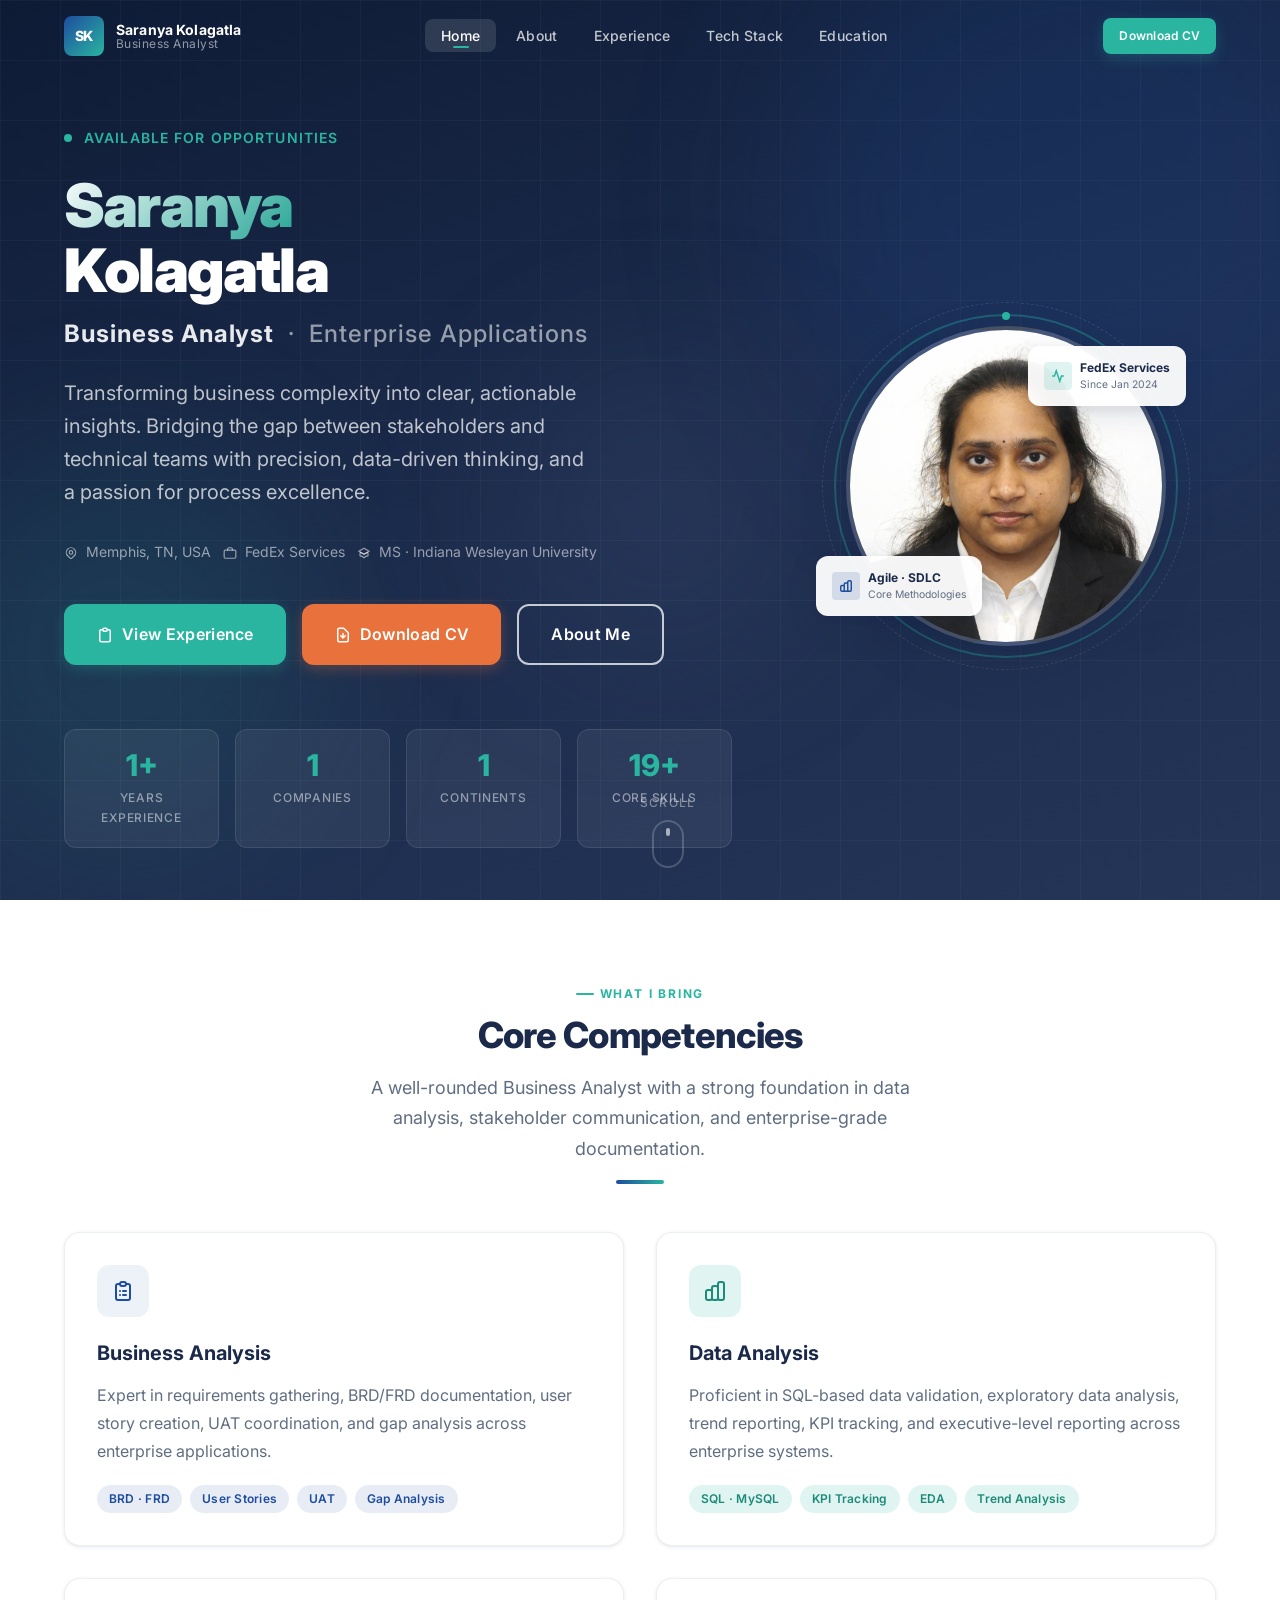
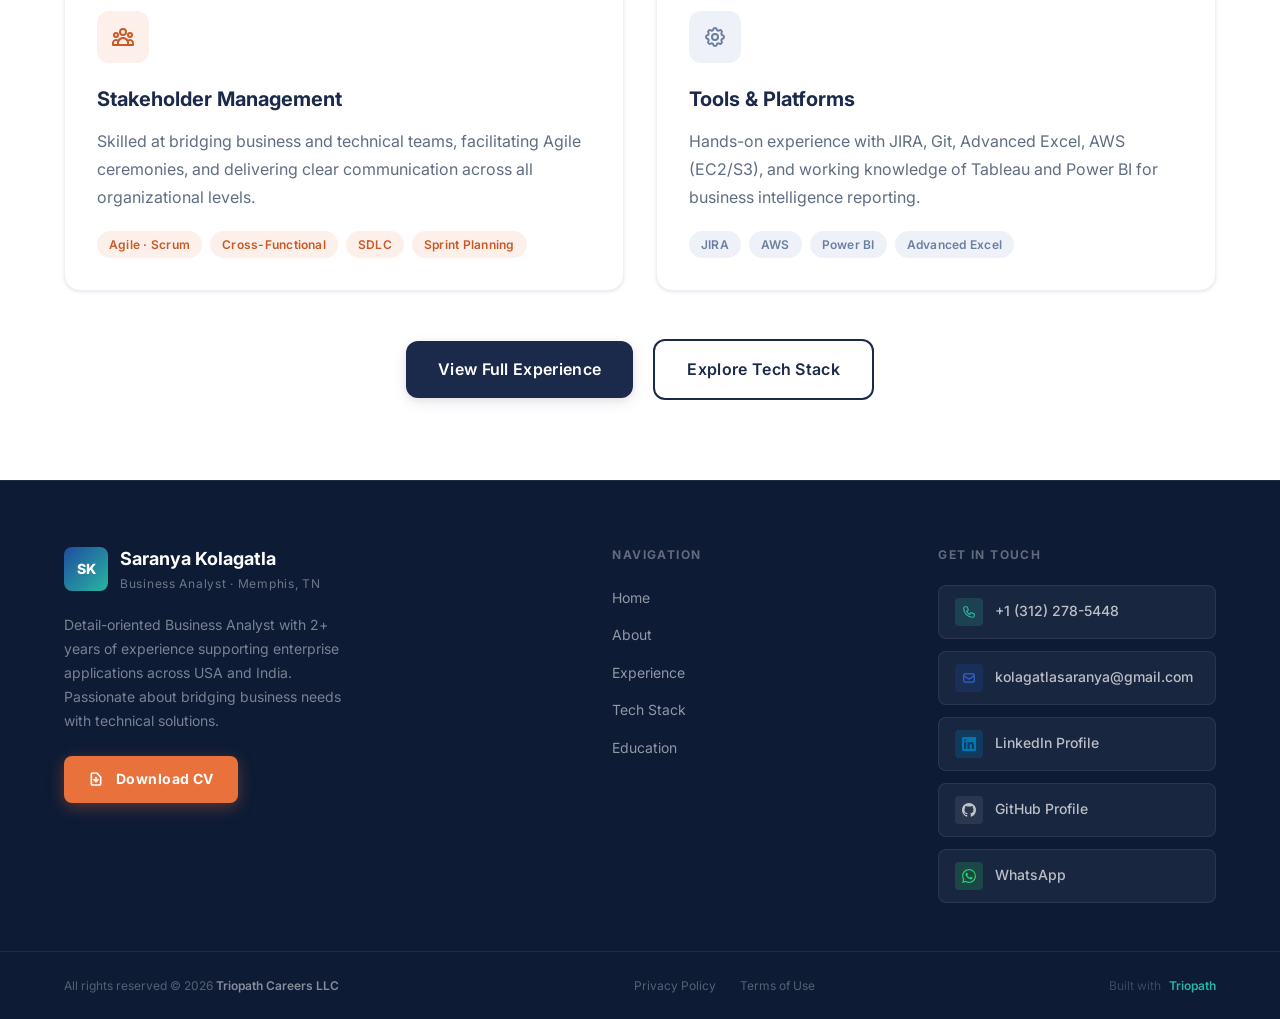
<file: index.html>
<!DOCTYPE html>
<html lang="en">
<head>
  <meta charset="UTF-8" />
  <meta name="viewport" content="width=device-width, initial-scale=1.0" />
  <meta name="description" content="Saranya Kolagatla — Business Analyst with 2+ years of experience. Specializing in Requirements Gathering, Data Analysis, and Enterprise Applications." />
  <title>Saranya Kolagatla | Business Analyst</title>
  <link rel="preconnect" href="https://fonts.googleapis.com" />
  <link rel="preconnect" href="https://fonts.gstatic.com" crossorigin />
  <link href="https://fonts.googleapis.com/css2?family=Inter:wght@300;400;500;600;700;800;900&display=swap" rel="stylesheet" />
  <link rel="stylesheet" href="css/styles.css" />
  <link rel="icon" href="assets/favicon.svg" type="image/svg+xml" />
</head>
<body>

  <!-- ============================================================
       NAVBAR
       ============================================================ -->
  <nav class="navbar" id="navbar" aria-label="Main Navigation">
    <div class="nav-inner">

      <!-- Logo -->
      <a href="index.html" class="nav-logo" aria-label="Home">
        <div class="nav-logo-mark">SK</div>
        <div class="nav-logo-text">
          <span class="nav-logo-name">Saranya Kolagatla</span>
          <span class="nav-logo-role">Business Analyst</span>
        </div>
      </a>

      <!-- Desktop Links -->
      <ul class="nav-links" role="list">
        <li><a href="index.html"       class="nav-link" data-page="home">Home</a></li>
        <li><a href="about.html"       class="nav-link" data-page="about">About</a></li>
        <li><a href="experience.html"  class="nav-link" data-page="experience">Experience</a></li>
        <li><a href="techstack.html"   class="nav-link" data-page="techstack">Tech Stack</a></li>
        <li><a href="education.html"   class="nav-link" data-page="education">Education</a></li>
      </ul>

      <!-- Desktop CTA -->
      <div class="nav-cta">
        <a href="assets/Saranya_Kolagatla_CV.pdf" class="btn btn-teal btn-sm" download>Download CV</a>
      </div>

      <!-- Hamburger -->
      <button class="nav-hamburger" id="nav-hamburger" aria-expanded="false" aria-label="Toggle menu">
        <span class="hamburger-line"></span>
        <span class="hamburger-line"></span>
        <span class="hamburger-line"></span>
      </button>
    </div>
  </nav>

  <!-- Mobile Menu -->
  <div class="nav-mobile" id="nav-mobile" role="navigation" aria-label="Mobile Navigation">
    <a href="index.html"      class="nav-link mobile-nav-link">Home</a>
    <a href="about.html"      class="nav-link mobile-nav-link">About</a>
    <a href="experience.html" class="nav-link mobile-nav-link">Experience</a>
    <a href="techstack.html"  class="nav-link mobile-nav-link">Tech Stack</a>
    <a href="education.html"  class="nav-link mobile-nav-link">Education</a>
    <a href="assets/Saranya_Kolagatla_CV.pdf" class="btn btn-teal" download>Download CV</a>
  </div>

  <!-- ============================================================
       HERO SECTION
       ============================================================ -->
  <section class="hero" aria-label="Hero">
    <!-- Background blobs -->
    <div class="hero-blob hero-blob-1" aria-hidden="true"></div>
    <div class="hero-blob hero-blob-2" aria-hidden="true"></div>
    <div class="hero-blob hero-blob-3" aria-hidden="true"></div>

    <div class="hero-inner">

      <!-- Left: Text content -->
      <div class="hero-content">

        <!-- Eyebrow -->
        <div class="hero-eyebrow">
          <span class="hero-eyebrow-dot" aria-hidden="true"></span>
          <span class="hero-eyebrow-text">Available for Opportunities</span>
        </div>

        <!-- Name -->
        <h1 class="hero-name">
          <span>Saranya</span><br />Kolagatla
        </h1>

        <!-- Role -->
        <p class="hero-role">
          <strong>Business Analyst</strong> &nbsp;·&nbsp; Enterprise Applications
        </p>

        <!-- Headline -->
        <p class="hero-headline">
          Transforming business complexity into clear, actionable insights.
          Bridging the gap between stakeholders and technical teams with precision,
          data-driven thinking, and a passion for process excellence.
        </p>

        <!-- Meta -->
        <div class="hero-meta">
          <span class="hero-meta-item">
            <!-- Location icon -->
            <svg width="14" height="14" fill="none" viewBox="0 0 24 24" stroke="currentColor" stroke-width="2" aria-hidden="true"><path stroke-linecap="round" stroke-linejoin="round" d="M17.657 16.657L13.414 20.9a1.998 1.998 0 01-2.827 0l-4.244-4.243a8 8 0 1111.314 0z"/><path stroke-linecap="round" stroke-linejoin="round" d="M15 11a3 3 0 11-6 0 3 3 0 016 0z"/></svg>
            Memphis, TN, USA
          </span>
          <span class="hero-meta-item">
            <!-- Work icon -->
            <svg width="14" height="14" fill="none" viewBox="0 0 24 24" stroke="currentColor" stroke-width="2" aria-hidden="true"><rect x="2" y="7" width="20" height="14" rx="2"/><path stroke-linecap="round" stroke-linejoin="round" d="M16 7V5a2 2 0 00-2-2h-4a2 2 0 00-2 2v2"/></svg>
            FedEx Services
          </span>
          <span class="hero-meta-item">
            <!-- Degree icon -->
            <svg width="14" height="14" fill="none" viewBox="0 0 24 24" stroke="currentColor" stroke-width="2" aria-hidden="true"><path stroke-linecap="round" stroke-linejoin="round" d="M12 14l9-5-9-5-9 5 9 5z"/><path stroke-linecap="round" stroke-linejoin="round" d="M12 14l6.16-3.422a12.083 12.083 0 01.665 6.479A11.952 11.952 0 0012 20.055a11.952 11.952 0 00-6.824-2.998 12.078 12.078 0 01.665-6.479L12 14z"/></svg>
            MS · Indiana Wesleyan University
          </span>
        </div>

        <!-- CTA Buttons -->
        <div class="hero-actions">
          <a href="experience.html" class="btn btn-teal btn-lg">
            <svg width="18" height="18" fill="none" viewBox="0 0 24 24" stroke="currentColor" stroke-width="2" aria-hidden="true"><path stroke-linecap="round" stroke-linejoin="round" d="M9 5H7a2 2 0 00-2 2v12a2 2 0 002 2h10a2 2 0 002-2V7a2 2 0 00-2-2h-2M9 5a2 2 0 002 2h2a2 2 0 002-2M9 5a2 2 0 012-2h2a2 2 0 012 2"/></svg>
            View Experience
          </a>
          <a href="assets/Saranya_Kolagatla_CV.pdf" class="btn btn-accent btn-lg" download>
            <svg width="18" height="18" fill="none" viewBox="0 0 24 24" stroke="currentColor" stroke-width="2" aria-hidden="true"><path stroke-linecap="round" stroke-linejoin="round" d="M12 10v6m0 0l-3-3m3 3l3-3m2 8H7a2 2 0 01-2-2V5a2 2 0 012-2h5.586a1 1 0 01.707.293l5.414 5.414a1 1 0 01.293.707V19a2 2 0 01-2 2z"/></svg>
            Download CV
          </a>
          <a href="about.html" class="btn btn-outline-light btn-lg">
            About Me
          </a>
        </div>

        <!-- Stats -->
        <div class="hero-stats">
          <div class="hero-stat">
            <div class="hero-stat-number"><span data-counter="2" data-suffix="+">2+</span></div>
            <div class="hero-stat-label">Years Experience</div>
          </div>
          <div class="hero-stat">
            <div class="hero-stat-number"><span data-counter="2" data-suffix="">2</span></div>
            <div class="hero-stat-label">Companies</div>
          </div>
          <div class="hero-stat">
            <div class="hero-stat-number"><span data-counter="2" data-suffix="">2</span></div>
            <div class="hero-stat-label">Continents</div>
          </div>
          <div class="hero-stat">
            <div class="hero-stat-number"><span data-counter="20" data-suffix="+">20+</span></div>
            <div class="hero-stat-label">Core Skills</div>
          </div>
        </div>

      </div><!-- /hero-content -->

      <!-- Right: Avatar -->
      <div class="hero-visual">
        <div class="avatar-wrapper">
          <div class="avatar-ring"   aria-hidden="true"></div>
          <div class="avatar-ring-2" aria-hidden="true"></div>

          <!-- Profile Image / Initials Placeholder -->
          <div class="avatar-img" aria-label="Profile photo of Saranya Kolagatla">
          <img src="assets/profile.jpeg" alt="Saranya Kolagatla" />
          </div>

          <!-- Floating tag 1 -->
          <div class="avatar-tag avatar-tag-1" aria-hidden="true">
            <div class="avatar-tag-icon" style="background:rgba(42,181,160,.15);">
              <svg width="14" height="14" fill="none" viewBox="0 0 24 24" stroke="#2AB5A0" stroke-width="2.5"><polyline points="22 12 18 12 15 21 9 3 6 12 2 12"/></svg>
            </div>
            <div>
              <div class="avatar-tag-text">FedEx Services</div>
              <div class="avatar-tag-sub">Since Jan 2024</div>
            </div>
          </div>

          <!-- Floating tag 2 -->
          <div class="avatar-tag avatar-tag-2" aria-hidden="true">
            <div class="avatar-tag-icon" style="background:rgba(30,77,160,.15);">
              <svg width="14" height="14" fill="none" viewBox="0 0 24 24" stroke="#1E4DA0" stroke-width="2.5"><path stroke-linecap="round" stroke-linejoin="round" d="M9 19v-6a2 2 0 00-2-2H5a2 2 0 00-2 2v6a2 2 0 002 2h2a2 2 0 002-2zm0 0V9a2 2 0 012-2h2a2 2 0 012 2v10m-6 0a2 2 0 002 2h2a2 2 0 002-2m0 0V5a2 2 0 012-2h2a2 2 0 012 2v14a2 2 0 01-2 2h-2a2 2 0 01-2-2z"/></svg>
            </div>
            <div>
              <div class="avatar-tag-text">Agile · SDLC</div>
              <div class="avatar-tag-sub">Core Methodologies</div>
            </div>
          </div>

        </div>
      </div><!-- /hero-visual -->

    </div><!-- /hero-inner -->

    <!-- Scroll Indicator -->
    <div class="scroll-indicator" id="scroll-indicator" role="button" tabindex="0" aria-label="Scroll down">
      <span class="scroll-indicator-text">Scroll</span>
      <div class="scroll-indicator-arrow" aria-hidden="true">
        <span class="scroll-indicator-dot"></span>
      </div>
    </div>

  </section><!-- /hero -->

  <!-- ============================================================
       QUICK HIGHLIGHTS SECTION
       ============================================================ -->
  <section class="section-pad" style="background: var(--bg-white);" id="about-section">
    <div class="container">

      <div style="text-align:center; max-width:640px; margin:0 auto var(--sp-12);" class="anim-fade-up">
        <span class="section-eyebrow">What I Bring</span>
        <h2 class="section-title">Core Competencies</h2>
        <p class="section-subtitle" style="margin:var(--sp-4) auto 0;">
          A well-rounded Business Analyst with a strong foundation in data analysis,
          stakeholder communication, and enterprise-grade documentation.
        </p>
        <div class="section-divider" style="margin:var(--sp-4) auto 0;"></div>
      </div>

      <!-- Competency cards grid — 2 columns so each card is wide enough for its text -->
      <div class="competency-grid" style="display:grid; grid-template-columns:repeat(2, 1fr); gap:var(--sp-8);">

        <!-- Card 1 -->
        <div class="card anim-fade-up delay-1" style="padding:var(--sp-8);">
          <div style="width:52px;height:52px;background:rgba(30,77,160,.08);border-radius:var(--r-lg);display:flex;align-items:center;justify-content:center;margin-bottom:var(--sp-5);">
            <svg width="24" height="24" fill="none" viewBox="0 0 24 24" stroke="#1E4DA0" stroke-width="2"><path stroke-linecap="round" stroke-linejoin="round" d="M9 5H7a2 2 0 00-2 2v12a2 2 0 002 2h10a2 2 0 002-2V7a2 2 0 00-2-2h-2M9 5a2 2 0 002 2h2a2 2 0 002-2M9 5a2 2 0 012-2h2a2 2 0 012 2m-3 7h3m-3 4h3m-6-4h.01M9 16h.01"/></svg>
          </div>
          <h3 style="font-family:var(--font-primary);font-size:var(--text-xl);font-weight:700;color:var(--navy-800);margin-bottom:var(--sp-3);">Business Analysis</h3>
          <p style="font-size:var(--text-base);color:var(--slate-500);line-height:1.75;">
            Expert in requirements gathering, BRD/FRD documentation, user story creation, UAT coordination, and gap analysis across enterprise applications.
          </p>
          <div style="margin-top:var(--sp-5);display:flex;flex-wrap:wrap;gap:var(--sp-2);">
            <span class="badge badge-navy">BRD · FRD</span>
            <span class="badge badge-navy">User Stories</span>
            <span class="badge badge-navy">UAT</span>
            <span class="badge badge-navy">Gap Analysis</span>
          </div>
        </div>

        <!-- Card 2 -->
        <div class="card anim-fade-up delay-2" style="padding:var(--sp-8);">
          <div style="width:52px;height:52px;background:var(--teal-light);border-radius:var(--r-lg);display:flex;align-items:center;justify-content:center;margin-bottom:var(--sp-5);">
            <svg width="24" height="24" fill="none" viewBox="0 0 24 24" stroke="#1E8A7A" stroke-width="2"><path stroke-linecap="round" stroke-linejoin="round" d="M9 19v-6a2 2 0 00-2-2H5a2 2 0 00-2 2v6a2 2 0 002 2h2a2 2 0 002-2zm0 0V9a2 2 0 012-2h2a2 2 0 012 2v10m-6 0a2 2 0 002 2h2a2 2 0 002-2m0 0V5a2 2 0 012-2h2a2 2 0 012 2v14a2 2 0 01-2 2h-2a2 2 0 01-2-2z"/></svg>
          </div>
          <h3 style="font-family:var(--font-primary);font-size:var(--text-xl);font-weight:700;color:var(--navy-800);margin-bottom:var(--sp-3);">Data Analysis</h3>
          <p style="font-size:var(--text-base);color:var(--slate-500);line-height:1.75;">
            Proficient in SQL-based data validation, exploratory data analysis, trend reporting, KPI tracking, and executive-level reporting across enterprise systems.
          </p>
          <div style="margin-top:var(--sp-5);display:flex;flex-wrap:wrap;gap:var(--sp-2);">
            <span class="badge badge-teal">SQL · MySQL</span>
            <span class="badge badge-teal">KPI Tracking</span>
            <span class="badge badge-teal">EDA</span>
            <span class="badge badge-teal">Trend Analysis</span>
          </div>
        </div>

        <!-- Card 3 -->
        <div class="card anim-fade-up delay-3" style="padding:var(--sp-8);">
          <div style="width:52px;height:52px;background:var(--orange-light);border-radius:var(--r-lg);display:flex;align-items:center;justify-content:center;margin-bottom:var(--sp-5);">
            <svg width="24" height="24" fill="none" viewBox="0 0 24 24" stroke="#C85A28" stroke-width="2"><path stroke-linecap="round" stroke-linejoin="round" d="M17 20h5v-2a3 3 0 00-5.356-1.857M17 20H7m10 0v-2c0-.656-.126-1.283-.356-1.857M7 20H2v-2a3 3 0 015.356-1.857M7 20v-2c0-.656.126-1.283.356-1.857m0 0a5.002 5.002 0 019.288 0M15 7a3 3 0 11-6 0 3 3 0 016 0zm6 3a2 2 0 11-4 0 2 2 0 014 0zM7 10a2 2 0 11-4 0 2 2 0 014 0z"/></svg>
          </div>
          <h3 style="font-family:var(--font-primary);font-size:var(--text-xl);font-weight:700;color:var(--navy-800);margin-bottom:var(--sp-3);">Stakeholder Management</h3>
          <p style="font-size:var(--text-base);color:var(--slate-500);line-height:1.75;">
            Skilled at bridging business and technical teams, facilitating Agile ceremonies, and delivering clear communication across all organizational levels.
          </p>
          <div style="margin-top:var(--sp-5);display:flex;flex-wrap:wrap;gap:var(--sp-2);">
            <span class="badge badge-orange">Agile · Scrum</span>
            <span class="badge badge-orange">Cross-Functional</span>
            <span class="badge badge-orange">SDLC</span>
            <span class="badge badge-orange">Sprint Planning</span>
          </div>
        </div>

        <!-- Card 4 -->
        <div class="card anim-fade-up delay-4" style="padding:var(--sp-8);">
          <div style="width:52px;height:52px;background:var(--slate-blue-l);border-radius:var(--r-lg);display:flex;align-items:center;justify-content:center;margin-bottom:var(--sp-5);">
            <svg width="24" height="24" fill="none" viewBox="0 0 24 24" stroke="#6B7FA3" stroke-width="2"><path stroke-linecap="round" stroke-linejoin="round" d="M10.325 4.317c.426-1.756 2.924-1.756 3.35 0a1.724 1.724 0 002.573 1.066c1.543-.94 3.31.826 2.37 2.37a1.724 1.724 0 001.065 2.572c1.756.426 1.756 2.924 0 3.35a1.724 1.724 0 00-1.066 2.573c.94 1.543-.826 3.31-2.37 2.37a1.724 1.724 0 00-2.572 1.065c-.426 1.756-2.924 1.756-3.35 0a1.724 1.724 0 00-2.573-1.066c-1.543.94-3.31-.826-2.37-2.37a1.724 1.724 0 00-1.065-2.572c-1.756-.426-1.756-2.924 0-3.35a1.724 1.724 0 001.066-2.573c-.94-1.543.826-3.31 2.37-2.37.996.608 2.296.07 2.572-1.065z"/><circle cx="12" cy="12" r="3"/></svg>
          </div>
          <h3 style="font-family:var(--font-primary);font-size:var(--text-xl);font-weight:700;color:var(--navy-800);margin-bottom:var(--sp-3);">Tools & Platforms</h3>
          <p style="font-size:var(--text-base);color:var(--slate-500);line-height:1.75;">
            Hands-on experience with JIRA, Git, Advanced Excel, AWS (EC2/S3), and working knowledge of Tableau and Power BI for business intelligence reporting.
          </p>
          <div style="margin-top:var(--sp-5);display:flex;flex-wrap:wrap;gap:var(--sp-2);">
            <span class="badge badge-slate">JIRA</span>
            <span class="badge badge-slate">AWS</span>
            <span class="badge badge-slate">Power BI</span>
            <span class="badge badge-slate">Advanced Excel</span>
          </div>
        </div>

      </div>

      <!-- CTA row -->
      <div style="text-align:center;margin-top:var(--sp-12);" class="anim-fade-up">
        <a href="experience.html" class="btn btn-primary btn-lg" style="margin-right:var(--sp-4);">
          View Full Experience
        </a>
        <a href="techstack.html" class="btn btn-outline btn-lg">
          Explore Tech Stack
        </a>
      </div>

    </div>
  </section>

  <!-- ============================================================
       FOOTER
       ============================================================ -->
  <footer class="footer" aria-label="Site Footer">
    <div class="footer-main">
      <div class="container">
        <div class="footer-grid">

          <!-- Brand -->
          <div class="footer-brand">
            <div class="footer-logo">
              <div class="footer-logo-mark">SK</div>
              <div>
                <div class="footer-brand-name">Saranya Kolagatla</div>
                <div class="footer-brand-role">Business Analyst · Memphis, TN</div>
              </div>
            </div>
            <p class="footer-tagline">
              Detail-oriented Business Analyst with 2+ years of experience supporting
              enterprise applications across USA and India. Passionate about bridging
              business needs with technical solutions.
            </p>
            <a href="assets/Saranya_Kolagatla_CV.pdf" class="footer-cv-btn" download aria-label="Download Saranya Kolagatla's CV">
              <svg width="16" height="16" fill="none" viewBox="0 0 24 24" stroke="currentColor" stroke-width="2.5" aria-hidden="true"><path stroke-linecap="round" stroke-linejoin="round" d="M12 10v6m0 0l-3-3m3 3l3-3m2 8H7a2 2 0 01-2-2V5a2 2 0 012-2h5.586a1 1 0 01.707.293l5.414 5.414a1 1 0 01.293.707V19a2 2 0 01-2 2z"/></svg>
              Download CV
            </a>
          </div>

          <!-- Quick Links -->
          <div>
            <h4 class="footer-col-title">Navigation</h4>
            <ul class="footer-links" role="list">
              <li><a href="index.html"      class="footer-link">Home</a></li>
              <li><a href="about.html"      class="footer-link">About</a></li>
              <li><a href="experience.html" class="footer-link">Experience</a></li>
              <li><a href="techstack.html"  class="footer-link">Tech Stack</a></li>
              <li><a href="education.html"  class="footer-link">Education</a></li>
            </ul>
          </div>

          <!-- Contact -->
          <div>
            <h4 class="footer-col-title">Get In Touch</h4>
            <div class="footer-contacts">

              <!-- Call -->
              <a href="tel:+13122785448" class="contact-btn" aria-label="Call Saranya">
                <span class="contact-btn-icon call">
                  <svg width="14" height="14" fill="none" viewBox="0 0 24 24" stroke="#2AB5A0" stroke-width="2"><path stroke-linecap="round" stroke-linejoin="round" d="M3 5a2 2 0 012-2h3.28a1 1 0 01.948.684l1.498 4.493a1 1 0 01-.502 1.21l-2.257 1.13a11.042 11.042 0 005.516 5.516l1.13-2.257a1 1 0 011.21-.502l4.493 1.498a1 1 0 01.684.949V19a2 2 0 01-2 2h-1C9.716 21 3 14.284 3 6V5z"/></svg>
                </span>
                +1 (312) 278-5448
              </a>

              <!-- Email -->
              <a href="mailto:kolagatlasaranya@gmail.com" class="contact-btn" aria-label="Email Saranya">
                <span class="contact-btn-icon email">
                  <svg width="14" height="14" fill="none" viewBox="0 0 24 24" stroke="#3566C8" stroke-width="2"><path stroke-linecap="round" stroke-linejoin="round" d="M3 8l7.89 5.26a2 2 0 002.22 0L21 8M5 19h14a2 2 0 002-2V7a2 2 0 00-2-2H5a2 2 0 00-2 2v10a2 2 0 002 2z"/></svg>
                </span>
                kolagatlasaranya@gmail.com
              </a>

              <!-- LinkedIn -->
              <a href="https://www.linkedin.com/in/saranya-kolagatla-1b3b88381/" data-contact="linkedin" target="_blank" rel="noopener noreferrer" class="contact-btn" aria-label="LinkedIn Profile">
                <span class="contact-btn-icon linkedin">
                  <svg width="14" height="14" viewBox="0 0 24 24" fill="#0077B5" aria-hidden="true"><path d="M20.447 20.452h-3.554v-5.569c0-1.328-.027-3.037-1.852-3.037-1.853 0-2.136 1.445-2.136 2.939v5.667H9.351V9h3.414v1.561h.046c.477-.9 1.637-1.85 3.37-1.85 3.601 0 4.267 2.37 4.267 5.455v6.286zM5.337 7.433a2.062 2.062 0 01-2.063-2.065 2.064 2.064 0 112.063 2.065zm1.782 13.019H3.555V9h3.564v11.452zM22.225 0H1.771C.792 0 0 .774 0 1.729v20.542C0 23.227.792 24 1.771 24h20.451C23.2 24 24 23.227 24 22.271V1.729C24 .774 23.2 0 22.222 0h.003z"/></svg>
                </span>
                LinkedIn Profile
              </a>

              <!-- GitHub -->
              <a href="https://github.com/kolagatlasaranya" data-contact="github" target="_blank" rel="noopener noreferrer" class="contact-btn" aria-label="GitHub Profile">
                <span class="contact-btn-icon github">
                  <svg width="14" height="14" viewBox="0 0 24 24" fill="rgba(255,255,255,.7)" aria-hidden="true"><path d="M12 0c-6.626 0-12 5.373-12 12 0 5.302 3.438 9.8 8.207 11.387.599.111.793-.261.793-.577v-2.234c-3.338.726-4.033-1.416-4.033-1.416-.546-1.387-1.333-1.756-1.333-1.756-1.089-.745.083-.729.083-.729 1.205.084 1.839 1.237 1.839 1.237 1.07 1.834 2.807 1.304 3.492.997.107-.775.418-1.305.762-1.604-2.665-.305-5.467-1.334-5.467-5.931 0-1.311.469-2.381 1.236-3.221-.124-.303-.535-1.524.117-3.176 0 0 1.008-.322 3.301 1.23.957-.266 1.983-.399 3.003-.404 1.02.005 2.047.138 3.006.404 2.291-1.552 3.297-1.23 3.297-1.23.653 1.653.242 2.874.118 3.176.77.84 1.235 1.911 1.235 3.221 0 4.609-2.807 5.624-5.479 5.921.43.372.823 1.102.823 2.222v3.293c0 .319.192.694.801.576 4.765-1.589 8.199-6.086 8.199-11.386 0-6.627-5.373-12-12-12z"/></svg>
                </span>
                GitHub Profile
              </a>

              <!-- WhatsApp -->
              <a href="#" id="whatsapp-btn" target="_blank" rel="noopener noreferrer" class="contact-btn" aria-label="WhatsApp">
                <span class="contact-btn-icon whatsapp">
                  <svg width="14" height="14" viewBox="0 0 24 24" fill="#25D366" aria-hidden="true"><path d="M17.472 14.382c-.297-.149-1.758-.867-2.03-.967-.273-.099-.471-.148-.67.15-.197.297-.767.966-.94 1.164-.173.199-.347.223-.644.075-.297-.15-1.255-.463-2.39-1.475-.883-.788-1.48-1.761-1.653-2.059-.173-.297-.018-.458.13-.606.134-.133.298-.347.446-.52.149-.174.198-.298.298-.497.099-.198.05-.371-.025-.52-.075-.149-.669-1.612-.916-2.207-.242-.579-.487-.5-.669-.51-.173-.008-.371-.01-.57-.01-.198 0-.52.074-.792.372-.272.297-1.04 1.016-1.04 2.479 0 1.462 1.065 2.875 1.213 3.074.149.198 2.096 3.2 5.077 4.487.709.306 1.262.489 1.694.625.712.227 1.36.195 1.871.118.571-.085 1.758-.719 2.006-1.413.248-.694.248-1.289.173-1.413-.074-.124-.272-.198-.57-.347m-5.421 7.403h-.004a9.87 9.87 0 01-5.031-1.378l-.361-.214-3.741.982.998-3.648-.235-.374a9.86 9.86 0 01-1.51-5.26c.001-5.45 4.436-9.884 9.888-9.884 2.64 0 5.122 1.03 6.988 2.898a9.825 9.825 0 012.893 6.994c-.003 5.45-4.437 9.884-9.885 9.884m8.413-18.297A11.815 11.815 0 0012.05 0C5.495 0 .16 5.335.157 11.892c0 2.096.547 4.142 1.588 5.945L.057 24l6.305-1.654a11.882 11.882 0 005.683 1.448h.005c6.554 0 11.89-5.335 11.893-11.893a11.821 11.821 0 00-3.48-8.413z"/></svg>
                </span>
                WhatsApp
              </a>

            </div>
          </div>

        </div>
      </div>
    </div>

    <!-- Footer Bottom -->
    <div class="footer-bottom">
      <div class="container">
        <div class="footer-bottom-inner">
          <p class="footer-copyright">
            All rights reserved &copy; <span id="current-year">2025</span>
            <strong>Triopath Careers LLC</strong>
          </p>
          <div class="footer-bottom-links">
            <a href="#" class="footer-bottom-link">Privacy Policy</a>
            <a href="#" class="footer-bottom-link">Terms of Use</a>
          </div>
          <p class="powered-by">Built with <span>Triopath</span></p>
        </div>
      </div>
    </div>
  </footer>

  <script src="js/main.js"></script>
</body>
</html>
</file>
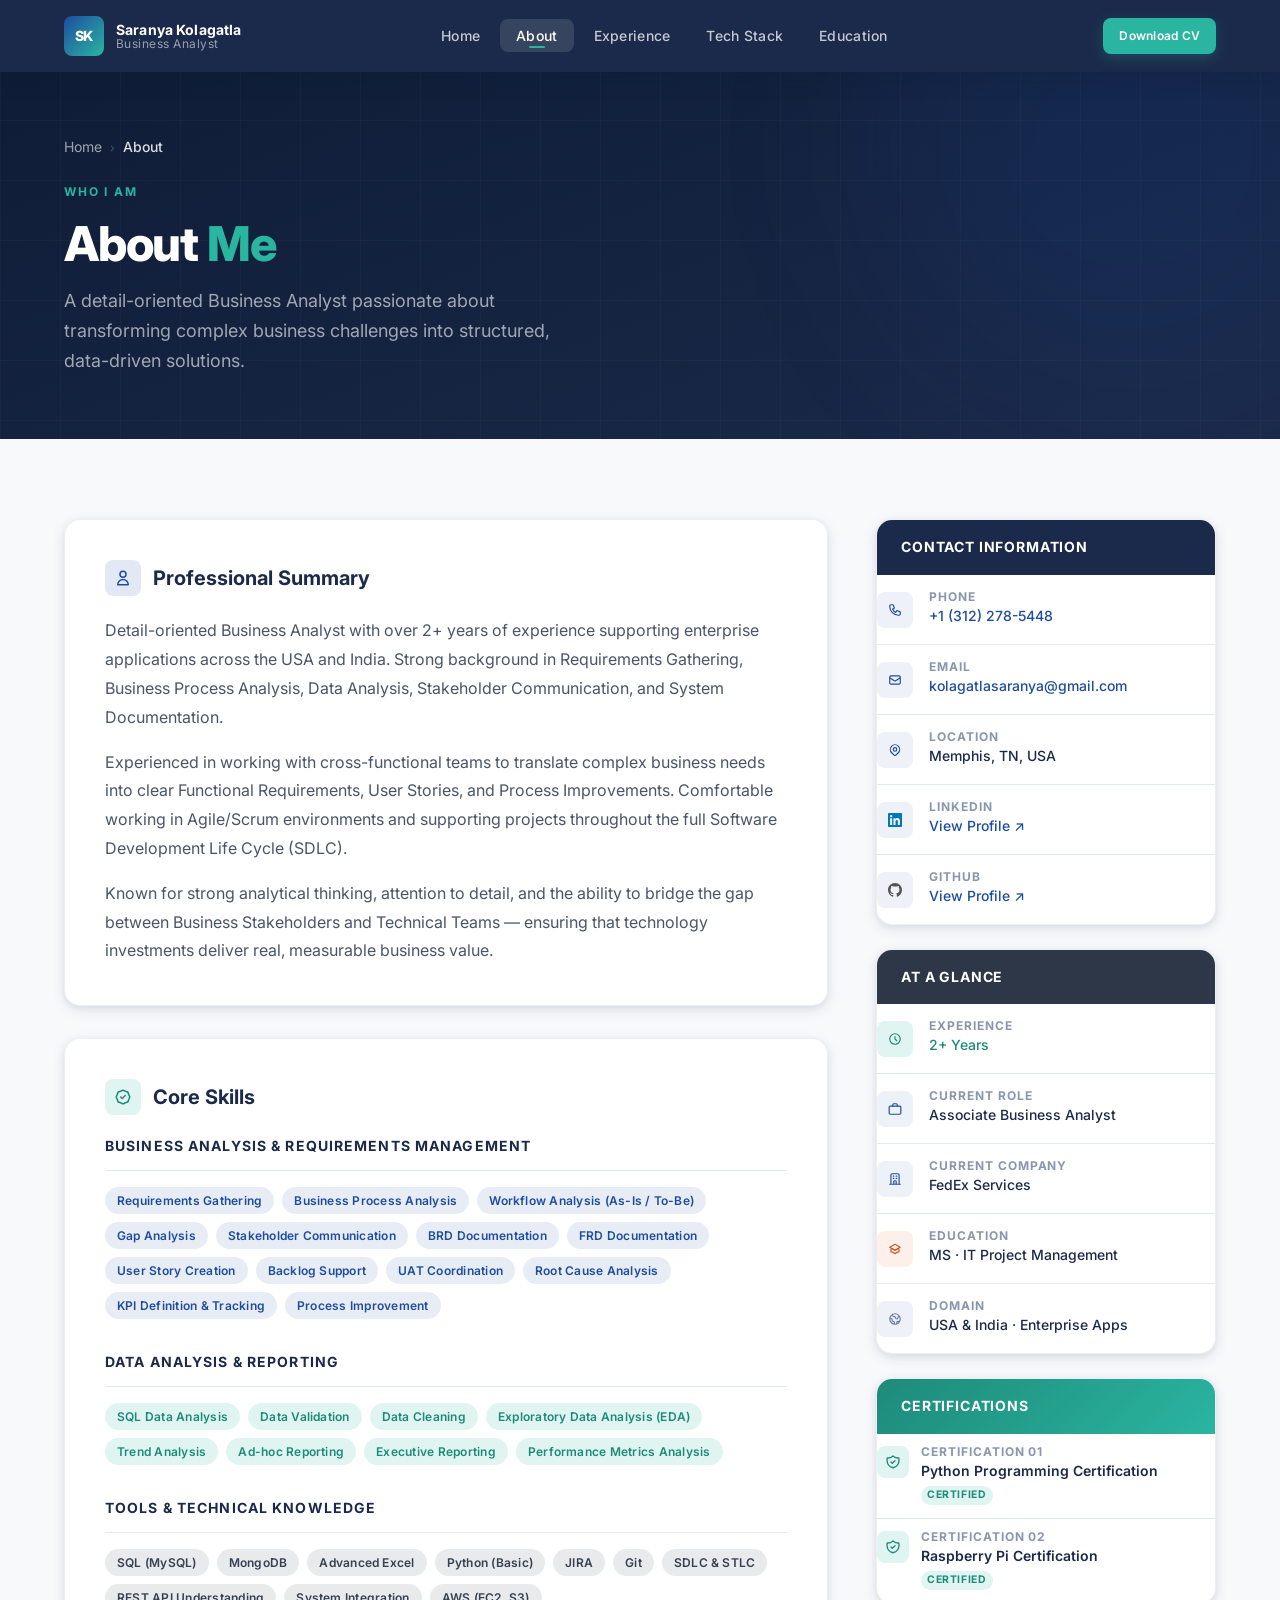
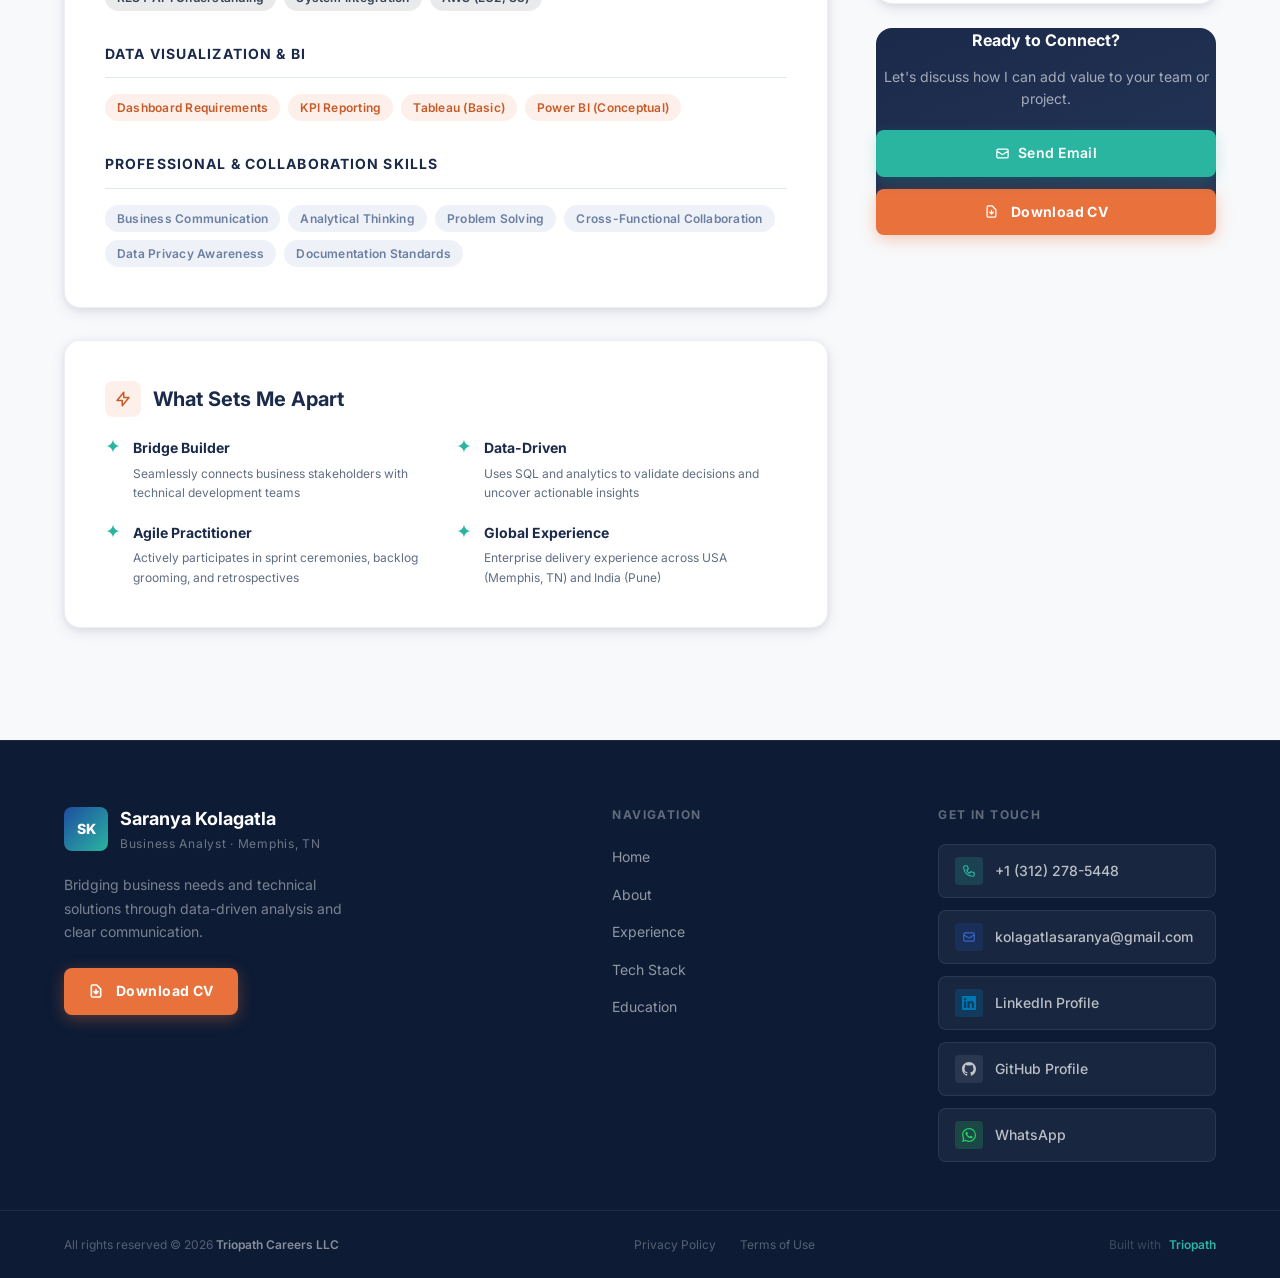
<file: about.html>
<!DOCTYPE html>
<html lang="en">
<head>
  <meta charset="UTF-8" />
  <meta name="viewport" content="width=device-width, initial-scale=1.0" />
  <meta name="description" content="About Saranya Kolagatla — Business Analyst with 2+ years experience in enterprise applications, data analysis, and stakeholder management." />
  <title>About | Saranya Kolagatla</title>
  <link rel="preconnect" href="https://fonts.googleapis.com" />
  <link rel="preconnect" href="https://fonts.gstatic.com" crossorigin />
  <link href="https://fonts.googleapis.com/css2?family=Inter:wght@300;400;500;600;700;800;900&display=swap" rel="stylesheet" />
  <link rel="stylesheet" href="css/styles.css" />
  <link rel="icon" href="assets/favicon.svg" type="image/svg+xml" />
</head>
<body>

  <!-- ============================================================
       NAVBAR
       ============================================================ -->
  <nav class="navbar page-solid" id="navbar" aria-label="Main Navigation">
    <div class="nav-inner">
      <a href="index.html" class="nav-logo" aria-label="Home">
        <div class="nav-logo-mark">SK</div>
        <div class="nav-logo-text">
          <span class="nav-logo-name">Saranya Kolagatla</span>
          <span class="nav-logo-role">Business Analyst</span>
        </div>
      </a>
      <ul class="nav-links" role="list">
        <li><a href="index.html"       class="nav-link">Home</a></li>
        <li><a href="about.html"       class="nav-link active">About</a></li>
        <li><a href="experience.html"  class="nav-link">Experience</a></li>
        <li><a href="techstack.html"   class="nav-link">Tech Stack</a></li>
        <li><a href="education.html"   class="nav-link">Education</a></li>
      </ul>
      <div class="nav-cta">
        <a href="assets/Saranya_Kolagatla_CV.pdf" class="btn btn-teal btn-sm" download>Download CV</a>
      </div>
      <button class="nav-hamburger" id="nav-hamburger" aria-expanded="false" aria-label="Toggle menu">
        <span class="hamburger-line"></span>
        <span class="hamburger-line"></span>
        <span class="hamburger-line"></span>
      </button>
    </div>
  </nav>

  <!-- Mobile Menu -->
  <div class="nav-mobile" id="nav-mobile" role="navigation">
    <a href="index.html"      class="nav-link mobile-nav-link">Home</a>
    <a href="about.html"      class="nav-link mobile-nav-link active">About</a>
    <a href="experience.html" class="nav-link mobile-nav-link">Experience</a>
    <a href="techstack.html"  class="nav-link mobile-nav-link">Tech Stack</a>
    <a href="education.html"  class="nav-link mobile-nav-link">Education</a>
    <a href="assets/Saranya_Kolagatla_CV.pdf" class="btn btn-teal" download>Download CV</a>
  </div>

  <!-- ============================================================
       PAGE HERO
       ============================================================ -->
  <section class="page-hero">
    <div class="page-hero-blob" aria-hidden="true"></div>
    <div class="container page-hero-inner">
      <nav class="page-breadcrumb" aria-label="Breadcrumb">
        <span class="breadcrumb-item"><a href="index.html">Home</a></span>
        <span class="breadcrumb-sep" aria-hidden="true">›</span>
        <span class="breadcrumb-item current" aria-current="page">About</span>
      </nav>
      <p class="page-hero-eyebrow">Who I Am</p>
      <h1 class="page-hero-title">About <span>Me</span></h1>
      <p class="page-hero-subtitle">
        A detail-oriented Business Analyst passionate about transforming complex
        business challenges into structured, data-driven solutions.
      </p>
    </div>
  </section>

  <!-- ============================================================
       ABOUT MAIN CONTENT
       ============================================================ -->
  <section class="section-pad" style="background:var(--bg-primary);">
    <div class="container">
      <div class="about-grid">

        <!-- LEFT: Main Content -->
        <div>

          <!-- Professional Summary -->
          <div class="summary-card anim-fade-up">
            <h3>
              <span class="card-icon card-icon-navy">
                <svg width="18" height="18" fill="none" viewBox="0 0 24 24" stroke="#1E4DA0" stroke-width="2"><path stroke-linecap="round" stroke-linejoin="round" d="M16 7a4 4 0 11-8 0 4 4 0 018 0zM12 14a7 7 0 00-7 7h14a7 7 0 00-7-7z"/></svg>
              </span>
              Professional Summary
            </h3>
            <p>
              Detail-oriented Business Analyst with over 2+ years of experience supporting enterprise
              applications across the USA and India. Strong background in Requirements Gathering,
              Business Process Analysis, Data Analysis, Stakeholder Communication, and System
              Documentation.
            </p>
            <p style="margin-top:var(--sp-4);">
              Experienced in working with cross-functional teams to translate complex business needs
              into clear Functional Requirements, User Stories, and Process Improvements. Comfortable
              working in Agile/Scrum environments and supporting projects throughout the full Software
              Development Life Cycle (SDLC).
            </p>
            <p style="margin-top:var(--sp-4);">
              Known for strong analytical thinking, attention to detail, and the ability to bridge the
              gap between Business Stakeholders and Technical Teams — ensuring that technology
              investments deliver real, measurable business value.
            </p>
          </div>

          <!-- Core Skills -->
          <div class="summary-card anim-fade-up delay-1">
            <h3>
              <span class="card-icon card-icon-teal">
                <svg width="18" height="18" fill="none" viewBox="0 0 24 24" stroke="#1E8A7A" stroke-width="2"><path stroke-linecap="round" stroke-linejoin="round" d="M9 12l2 2 4-4M7.835 4.697a3.42 3.42 0 001.946-.806 3.42 3.42 0 014.438 0 3.42 3.42 0 001.946.806 3.42 3.42 0 013.138 3.138 3.42 3.42 0 00.806 1.946 3.42 3.42 0 010 4.438 3.42 3.42 0 00-.806 1.946 3.42 3.42 0 01-3.138 3.138 3.42 3.42 0 00-1.946.806 3.42 3.42 0 01-4.438 0 3.42 3.42 0 00-1.946-.806 3.42 3.42 0 01-3.138-3.138 3.42 3.42 0 00-.806-1.946 3.42 3.42 0 010-4.438 3.42 3.42 0 00.806-1.946 3.42 3.42 0 013.138-3.138z"/></svg>
              </span>
              Core Skills
            </h3>

            <!-- Business Analysis -->
            <div class="skill-group">
              <div class="skill-group-title">Business Analysis & Requirements Management</div>
              <div class="skill-tags">
                <span class="badge badge-navy">Requirements Gathering</span>
                <span class="badge badge-navy">Business Process Analysis</span>
                <span class="badge badge-navy">Workflow Analysis (As-Is / To-Be)</span>
                <span class="badge badge-navy">Gap Analysis</span>
                <span class="badge badge-navy">Stakeholder Communication</span>
                <span class="badge badge-navy">BRD Documentation</span>
                <span class="badge badge-navy">FRD Documentation</span>
                <span class="badge badge-navy">User Story Creation</span>
                <span class="badge badge-navy">Backlog Support</span>
                <span class="badge badge-navy">UAT Coordination</span>
                <span class="badge badge-navy">Root Cause Analysis</span>
                <span class="badge badge-navy">KPI Definition & Tracking</span>
                <span class="badge badge-navy">Process Improvement</span>
              </div>
            </div>

            <!-- Data Analysis -->
            <div class="skill-group">
              <div class="skill-group-title">Data Analysis & Reporting</div>
              <div class="skill-tags">
                <span class="badge badge-teal">SQL Data Analysis</span>
                <span class="badge badge-teal">Data Validation</span>
                <span class="badge badge-teal">Data Cleaning</span>
                <span class="badge badge-teal">Exploratory Data Analysis (EDA)</span>
                <span class="badge badge-teal">Trend Analysis</span>
                <span class="badge badge-teal">Ad-hoc Reporting</span>
                <span class="badge badge-teal">Executive Reporting</span>
                <span class="badge badge-teal">Performance Metrics Analysis</span>
              </div>
            </div>

            <!-- Tools -->
            <div class="skill-group">
              <div class="skill-group-title">Tools & Technical Knowledge</div>
              <div class="skill-tags">
                <span class="badge badge-charcoal">SQL (MySQL)</span>
                <span class="badge badge-charcoal">MongoDB</span>
                <span class="badge badge-charcoal">Advanced Excel</span>
                <span class="badge badge-charcoal">Python (Basic)</span>
                <span class="badge badge-charcoal">JIRA</span>
                <span class="badge badge-charcoal">Git</span>
                <span class="badge badge-charcoal">SDLC & STLC</span>
                <span class="badge badge-charcoal">REST API Understanding</span>
                <span class="badge badge-charcoal">System Integration</span>
                <span class="badge badge-charcoal">AWS (EC2, S3)</span>
              </div>
            </div>

            <!-- Data Viz -->
            <div class="skill-group">
              <div class="skill-group-title">Data Visualization & BI</div>
              <div class="skill-tags">
                <span class="badge badge-orange">Dashboard Requirements</span>
                <span class="badge badge-orange">KPI Reporting</span>
                <span class="badge badge-orange">Tableau (Basic)</span>
                <span class="badge badge-orange">Power BI (Conceptual)</span>
              </div>
            </div>

            <!-- Professional Skills -->
            <div class="skill-group" style="margin-bottom:0;">
              <div class="skill-group-title">Professional & Collaboration Skills</div>
              <div class="skill-tags">
                <span class="badge badge-slate">Business Communication</span>
                <span class="badge badge-slate">Analytical Thinking</span>
                <span class="badge badge-slate">Problem Solving</span>
                <span class="badge badge-slate">Cross-Functional Collaboration</span>
                <span class="badge badge-slate">Data Privacy Awareness</span>
                <span class="badge badge-slate">Documentation Standards</span>
              </div>
            </div>

          </div>

          <!-- Key Traits -->
          <div class="summary-card anim-fade-up delay-2">
            <h3>
              <span class="card-icon card-icon-orange">
                <svg width="18" height="18" fill="none" viewBox="0 0 24 24" stroke="#C85A28" stroke-width="2"><path stroke-linecap="round" stroke-linejoin="round" d="M13 10V3L4 14h7v7l9-11h-7z"/></svg>
              </span>
              What Sets Me Apart
            </h3>
            <div style="display:grid;grid-template-columns:repeat(2,1fr);gap:var(--sp-5);">
              <div style="display:flex;gap:var(--sp-3);align-items:flex-start;">
                <span style="color:var(--teal);font-size:1.2rem;line-height:1;">✦</span>
                <div>
                  <div style="font-weight:700;font-size:var(--text-sm);color:var(--navy-800);margin-bottom:var(--sp-1);">Bridge Builder</div>
                  <div style="font-size:var(--text-xs);color:var(--slate-500);line-height:1.6;">Seamlessly connects business stakeholders with technical development teams</div>
                </div>
              </div>
              <div style="display:flex;gap:var(--sp-3);align-items:flex-start;">
                <span style="color:var(--teal);font-size:1.2rem;line-height:1;">✦</span>
                <div>
                  <div style="font-weight:700;font-size:var(--text-sm);color:var(--navy-800);margin-bottom:var(--sp-1);">Data-Driven</div>
                  <div style="font-size:var(--text-xs);color:var(--slate-500);line-height:1.6;">Uses SQL and analytics to validate decisions and uncover actionable insights</div>
                </div>
              </div>
              <div style="display:flex;gap:var(--sp-3);align-items:flex-start;">
                <span style="color:var(--teal);font-size:1.2rem;line-height:1;">✦</span>
                <div>
                  <div style="font-weight:700;font-size:var(--text-sm);color:var(--navy-800);margin-bottom:var(--sp-1);">Agile Practitioner</div>
                  <div style="font-size:var(--text-xs);color:var(--slate-500);line-height:1.6;">Actively participates in sprint ceremonies, backlog grooming, and retrospectives</div>
                </div>
              </div>
              <div style="display:flex;gap:var(--sp-3);align-items:flex-start;">
                <span style="color:var(--teal);font-size:1.2rem;line-height:1;">✦</span>
                <div>
                  <div style="font-weight:700;font-size:var(--text-sm);color:var(--navy-800);margin-bottom:var(--sp-1);">Global Experience</div>
                  <div style="font-size:var(--text-xs);color:var(--slate-500);line-height:1.6;">Enterprise delivery experience across USA (Memphis, TN) and India (Pune)</div>
                </div>
              </div>
            </div>
          </div>

        </div><!-- /left -->

        <!-- RIGHT: Sidebar -->
        <div class="about-sidebar">

          <!-- Contact Info -->
          <div class="info-card anim-fade-right">
            <div class="info-card-header">
              <h4>Contact Information</h4>
            </div>
            <div class="info-card-body">

              <div class="info-item">
                <div class="info-item-icon">
                  <svg width="14" height="14" fill="none" viewBox="0 0 24 24" stroke="#1E4DA0" stroke-width="2"><path stroke-linecap="round" stroke-linejoin="round" d="M3 5a2 2 0 012-2h3.28a1 1 0 01.948.684l1.498 4.493a1 1 0 01-.502 1.21l-2.257 1.13a11.042 11.042 0 005.516 5.516l1.13-2.257a1 1 0 011.21-.502l4.493 1.498a1 1 0 01.684.949V19a2 2 0 01-2 2h-1C9.716 21 3 14.284 3 6V5z"/></svg>
                </div>
                <div class="info-item-content">
                  <div class="info-item-label">Phone</div>
                  <div class="info-item-value"><a href="tel:+13122785448">+1 (312) 278-5448</a></div>
                </div>
              </div>

              <div class="info-item">
                <div class="info-item-icon">
                  <svg width="14" height="14" fill="none" viewBox="0 0 24 24" stroke="#1E4DA0" stroke-width="2"><path stroke-linecap="round" stroke-linejoin="round" d="M3 8l7.89 5.26a2 2 0 002.22 0L21 8M5 19h14a2 2 0 002-2V7a2 2 0 00-2-2H5a2 2 0 00-2 2v10a2 2 0 002 2z"/></svg>
                </div>
                <div class="info-item-content">
                  <div class="info-item-label">Email</div>
                  <div class="info-item-value"><a href="mailto:kolagatlasaranya@gmail.com">kolagatlasaranya@gmail.com</a></div>
                </div>
              </div>

              <div class="info-item">
                <div class="info-item-icon">
                  <svg width="14" height="14" fill="none" viewBox="0 0 24 24" stroke="#1E4DA0" stroke-width="2"><path stroke-linecap="round" stroke-linejoin="round" d="M17.657 16.657L13.414 20.9a1.998 1.998 0 01-2.827 0l-4.244-4.243a8 8 0 1111.314 0z"/><path stroke-linecap="round" stroke-linejoin="round" d="M15 11a3 3 0 11-6 0 3 3 0 016 0z"/></svg>
                </div>
                <div class="info-item-content">
                  <div class="info-item-label">Location</div>
                  <div class="info-item-value">Memphis, TN, USA</div>
                </div>
              </div>

              <div class="info-item">
                <div class="info-item-icon">
                  <svg width="14" height="14" viewBox="0 0 24 24" fill="#0077B5"><path d="M20.447 20.452h-3.554v-5.569c0-1.328-.027-3.037-1.852-3.037-1.853 0-2.136 1.445-2.136 2.939v5.667H9.351V9h3.414v1.561h.046c.477-.9 1.637-1.85 3.37-1.85 3.601 0 4.267 2.37 4.267 5.455v6.286zM5.337 7.433a2.062 2.062 0 01-2.063-2.065 2.064 2.064 0 112.063 2.065zm1.782 13.019H3.555V9h3.564v11.452zM22.225 0H1.771C.792 0 0 .774 0 1.729v20.542C0 23.227.792 24 1.771 24h20.451C23.2 24 24 23.227 24 22.271V1.729C24 .774 23.2 0 22.222 0h.003z"/></svg>
                </div>
                <div class="info-item-content">
                  <div class="info-item-label">LinkedIn</div>
                  <div class="info-item-value"><a href="https://www.linkedin.com/in/saranya-kolagatla-1b3b88381/" data-contact="linkedin" target="_blank" rel="noopener">View Profile ↗</a></div>
                </div>
              </div>

              <div class="info-item">
                <div class="info-item-icon">
                  <svg width="14" height="14" viewBox="0 0 24 24" fill="#555"><path d="M12 0c-6.626 0-12 5.373-12 12 0 5.302 3.438 9.8 8.207 11.387.599.111.793-.261.793-.577v-2.234c-3.338.726-4.033-1.416-4.033-1.416-.546-1.387-1.333-1.756-1.333-1.756-1.089-.745.083-.729.083-.729 1.205.084 1.839 1.237 1.839 1.237 1.07 1.834 2.807 1.304 3.492.997.107-.775.418-1.305.762-1.604-2.665-.305-5.467-1.334-5.467-5.931 0-1.311.469-2.381 1.236-3.221-.124-.303-.535-1.524.117-3.176 0 0 1.008-.322 3.301 1.23.957-.266 1.983-.399 3.003-.404 1.02.005 2.047.138 3.006.404 2.291-1.552 3.297-1.23 3.297-1.23.653 1.653.242 2.874.118 3.176.77.84 1.235 1.911 1.235 3.221 0 4.609-2.807 5.624-5.479 5.921.43.372.823 1.102.823 2.222v3.293c0 .319.192.694.801.576 4.765-1.589 8.199-6.086 8.199-11.386 0-6.627-5.373-12-12-12z"/></svg>
                </div>
                <div class="info-item-content">
                  <div class="info-item-label">GitHub</div>
                  <div class="info-item-value"><a href="https://github.com/kolagatlasaranya" data-contact="github" target="_blank" rel="noopener">View Profile ↗</a></div>
                </div>
              </div>

            </div>
          </div>

          <!-- Quick Stats -->
          <div class="info-card anim-fade-right delay-2">
            <div class="info-card-header" style="background:var(--slate-800);">
              <h4>At a Glance</h4>
            </div>
            <div class="info-card-body">
              <div class="info-item">
                <div class="info-item-icon" style="background:var(--teal-light);">
                  <svg width="14" height="14" fill="none" viewBox="0 0 24 24" stroke="#1E8A7A" stroke-width="2"><path stroke-linecap="round" stroke-linejoin="round" d="M12 8v4l3 3m6-3a9 9 0 11-18 0 9 9 0 0118 0z"/></svg>
                </div>
                <div class="info-item-content">
                  <div class="info-item-label">Experience</div>
                  <div class="info-item-value" style="color:var(--teal-dark);">2+ Years</div>
                </div>
              </div>
              <div class="info-item">
                <div class="info-item-icon" style="background:rgba(30,77,160,.08);">
                  <svg width="14" height="14" fill="none" viewBox="0 0 24 24" stroke="#1E4DA0" stroke-width="2"><rect x="2" y="7" width="20" height="14" rx="2"/><path stroke-linecap="round" stroke-linejoin="round" d="M16 7V5a2 2 0 00-2-2h-4a2 2 0 00-2 2v2"/></svg>
                </div>
                <div class="info-item-content">
                  <div class="info-item-label">Current Role</div>
                  <div class="info-item-value">Associate Business Analyst</div>
                </div>
              </div>
              <div class="info-item">
                <div class="info-item-icon" style="background:rgba(30,77,160,.08);">
                  <svg width="14" height="14" fill="none" viewBox="0 0 24 24" stroke="#1E4DA0" stroke-width="2"><path stroke-linecap="round" stroke-linejoin="round" d="M19 21V5a2 2 0 00-2-2H7a2 2 0 00-2 2v16m14 0h2m-2 0h-5m-9 0H3m2 0h5M9 7h1m-1 4h1m4-4h1m-1 4h1m-5 10v-5a1 1 0 011-1h2a1 1 0 011 1v5m-4 0h4"/></svg>
                </div>
                <div class="info-item-content">
                  <div class="info-item-label">Current Company</div>
                  <div class="info-item-value">FedEx Services</div>
                </div>
              </div>
              <div class="info-item">
                <div class="info-item-icon" style="background:var(--orange-light);">
                  <svg width="14" height="14" fill="none" viewBox="0 0 24 24" stroke="#C85A28" stroke-width="2"><path stroke-linecap="round" stroke-linejoin="round" d="M12 14l9-5-9-5-9 5 9 5z"/><path stroke-linecap="round" stroke-linejoin="round" d="M12 14l6.16-3.422a12.083 12.083 0 01.665 6.479A11.952 11.952 0 0012 20.055a11.952 11.952 0 00-6.824-2.998 12.078 12.078 0 01.665-6.479L12 14z"/></svg>
                </div>
                <div class="info-item-content">
                  <div class="info-item-label">Education</div>
                  <div class="info-item-value">MS · IT Project Management</div>
                </div>
              </div>
              <div class="info-item">
                <div class="info-item-icon" style="background:var(--slate-blue-l);">
                  <svg width="14" height="14" fill="none" viewBox="0 0 24 24" stroke="#6B7FA3" stroke-width="2"><path stroke-linecap="round" stroke-linejoin="round" d="M3.055 11H5a2 2 0 012 2v1a2 2 0 002 2 2 2 0 012 2v2.945M8 3.935V5.5A2.5 2.5 0 0010.5 8h.5a2 2 0 012 2 2 2 0 104 0 2 2 0 012-2h1.064M15 20.488V18a2 2 0 012-2h3.064M21 12a9 9 0 11-18 0 9 9 0 0118 0z"/></svg>
                </div>
                <div class="info-item-content">
                  <div class="info-item-label">Domain</div>
                  <div class="info-item-value">USA & India · Enterprise Apps</div>
                </div>
              </div>
            </div>
          </div>

          <!-- Certifications -->
          <div class="info-card anim-fade-right delay-3">
            <div class="info-card-header" style="background:linear-gradient(135deg,var(--teal-dark),var(--teal));">
              <h4>Certifications</h4>
            </div>
            <div class="info-card-body">
              <div class="cert-item">
                <div class="cert-icon">
                  <svg width="16" height="16" fill="none" viewBox="0 0 24 24" stroke="#1E8A7A" stroke-width="2"><path stroke-linecap="round" stroke-linejoin="round" d="M9 12l2 2 4-4m5.618-4.016A11.955 11.955 0 0112 2.944a11.955 11.955 0 01-8.618 3.04A12.02 12.02 0 003 9c0 5.591 3.824 10.29 9 11.622 5.176-1.332 9-6.03 9-11.622 0-1.042-.133-2.052-.382-3.016z"/></svg>
                </div>
                <div>
                  <div class="info-item-label" style="margin-bottom:3px;">Certification 01</div>
                  <div class="cert-name">Python Programming Certification</div>
                  <span class="cert-badge">Certified</span>
                </div>
              </div>
              <div class="cert-item">
                <div class="cert-icon">
                  <svg width="16" height="16" fill="none" viewBox="0 0 24 24" stroke="#1E8A7A" stroke-width="2"><path stroke-linecap="round" stroke-linejoin="round" d="M9 12l2 2 4-4m5.618-4.016A11.955 11.955 0 0112 2.944a11.955 11.955 0 01-8.618 3.04A12.02 12.02 0 003 9c0 5.591 3.824 10.29 9 11.622 5.176-1.332 9-6.03 9-11.622 0-1.042-.133-2.052-.382-3.016z"/></svg>
                </div>
                <div>
                  <div class="info-item-label" style="margin-bottom:3px;">Certification 02</div>
                  <div class="cert-name">Raspberry Pi Certification</div>
                  <span class="cert-badge">Certified</span>
                </div>
              </div>
            </div>
          </div>

          <!-- CTA Card -->
          <div style="background:linear-gradient(160deg,var(--navy-800),var(--navy-700));border-radius:var(--r-xl);padding:var(--sp-7) var(--sp-6);text-align:center;" class="anim-fade-right delay-4">
            <div style="font-family:var(--font-primary);font-size:var(--text-base);font-weight:700;color:#fff;margin-bottom:var(--sp-3);">Ready to Connect?</div>
            <p style="font-size:var(--text-sm);color:rgba(255,255,255,.6);margin-bottom:var(--sp-5);line-height:1.6;">Let's discuss how I can add value to your team or project.</p>
            <a href="mailto:kolagatlasaranya@gmail.com" class="btn btn-teal" style="width:100%;justify-content:center;">
              <svg width="15" height="15" fill="none" viewBox="0 0 24 24" stroke="currentColor" stroke-width="2"><path stroke-linecap="round" stroke-linejoin="round" d="M3 8l7.89 5.26a2 2 0 002.22 0L21 8M5 19h14a2 2 0 002-2V7a2 2 0 00-2-2H5a2 2 0 00-2 2v10a2 2 0 002 2z"/></svg>
              Send Email
            </a>
            <a href="assets/Saranya_Kolagatla_CV.pdf" class="footer-cv-btn" download style="width:100%;justify-content:center;margin-top:var(--sp-3);display:flex;">
              <svg width="15" height="15" fill="none" viewBox="0 0 24 24" stroke="currentColor" stroke-width="2"><path stroke-linecap="round" stroke-linejoin="round" d="M12 10v6m0 0l-3-3m3 3l3-3m2 8H7a2 2 0 01-2-2V5a2 2 0 012-2h5.586a1 1 0 01.707.293l5.414 5.414a1 1 0 01.293.707V19a2 2 0 01-2 2z"/></svg>
              Download CV
            </a>
          </div>

        </div><!-- /sidebar -->

      </div><!-- /about-grid -->
    </div>
  </section>

  <!-- ============================================================
       FOOTER
       ============================================================ -->
  <footer class="footer" aria-label="Site Footer">
    <div class="footer-main">
      <div class="container">
        <div class="footer-grid">
          <div class="footer-brand">
            <div class="footer-logo">
              <div class="footer-logo-mark">SK</div>
              <div>
                <div class="footer-brand-name">Saranya Kolagatla</div>
                <div class="footer-brand-role">Business Analyst · Memphis, TN</div>
              </div>
            </div>
            <p class="footer-tagline">Bridging business needs and technical solutions through data-driven analysis and clear communication.</p>
            <a href="assets/Saranya_Kolagatla_CV.pdf" class="footer-cv-btn" download>
              <svg width="16" height="16" fill="none" viewBox="0 0 24 24" stroke="currentColor" stroke-width="2.5"><path stroke-linecap="round" stroke-linejoin="round" d="M12 10v6m0 0l-3-3m3 3l3-3m2 8H7a2 2 0 01-2-2V5a2 2 0 012-2h5.586a1 1 0 01.707.293l5.414 5.414a1 1 0 01.293.707V19a2 2 0 01-2 2z"/></svg>
              Download CV
            </a>
          </div>
          <div>
            <h4 class="footer-col-title">Navigation</h4>
            <ul class="footer-links">
              <li><a href="index.html"      class="footer-link">Home</a></li>
              <li><a href="about.html"      class="footer-link">About</a></li>
              <li><a href="experience.html" class="footer-link">Experience</a></li>
              <li><a href="techstack.html"  class="footer-link">Tech Stack</a></li>
              <li><a href="education.html"  class="footer-link">Education</a></li>
            </ul>
          </div>
          <div>
            <h4 class="footer-col-title">Get In Touch</h4>
            <div class="footer-contacts">
              <a href="tel:+13122785448" class="contact-btn">
                <span class="contact-btn-icon call"><svg width="14" height="14" fill="none" viewBox="0 0 24 24" stroke="#2AB5A0" stroke-width="2"><path stroke-linecap="round" stroke-linejoin="round" d="M3 5a2 2 0 012-2h3.28a1 1 0 01.948.684l1.498 4.493a1 1 0 01-.502 1.21l-2.257 1.13a11.042 11.042 0 005.516 5.516l1.13-2.257a1 1 0 011.21-.502l4.493 1.498a1 1 0 01.684.949V19a2 2 0 01-2 2h-1C9.716 21 3 14.284 3 6V5z"/></svg></span>
                +1 (312) 278-5448
              </a>
              <a href="mailto:kolagatlasaranya@gmail.com" class="contact-btn">
                <span class="contact-btn-icon email"><svg width="14" height="14" fill="none" viewBox="0 0 24 24" stroke="#3566C8" stroke-width="2"><path stroke-linecap="round" stroke-linejoin="round" d="M3 8l7.89 5.26a2 2 0 002.22 0L21 8M5 19h14a2 2 0 002-2V7a2 2 0 00-2-2H5a2 2 0 00-2 2v10a2 2 0 002 2z"/></svg></span>
                kolagatlasaranya@gmail.com
              </a>
              <a href="https://www.linkedin.com/in/saranya-kolagatla-1b3b88381/" data-contact="linkedin" target="_blank" class="contact-btn">
                <span class="contact-btn-icon linkedin"><svg width="14" height="14" viewBox="0 0 24 24" fill="#0077B5"><path d="M20.447 20.452h-3.554v-5.569c0-1.328-.027-3.037-1.852-3.037-1.853 0-2.136 1.445-2.136 2.939v5.667H9.351V9h3.414v1.561h.046c.477-.9 1.637-1.85 3.37-1.85 3.601 0 4.267 2.37 4.267 5.455v6.286zM5.337 7.433a2.062 2.062 0 01-2.063-2.065 2.064 2.064 0 112.063 2.065zm1.782 13.019H3.555V9h3.564v11.452zM22.225 0H1.771C.792 0 0 .774 0 1.729v20.542C0 23.227.792 24 1.771 24h20.451C23.2 24 24 23.227 24 22.271V1.729C24 .774 23.2 0 22.222 0h.003z"/></svg></span>
                LinkedIn Profile
              </a>
              <a href="https://github.com/kolagatlasaranya" data-contact="github" target="_blank" class="contact-btn">
                <span class="contact-btn-icon github"><svg width="14" height="14" viewBox="0 0 24 24" fill="rgba(255,255,255,.7)"><path d="M12 0c-6.626 0-12 5.373-12 12 0 5.302 3.438 9.8 8.207 11.387.599.111.793-.261.793-.577v-2.234c-3.338.726-4.033-1.416-4.033-1.416-.546-1.387-1.333-1.756-1.333-1.756-1.089-.745.083-.729.083-.729 1.205.084 1.839 1.237 1.839 1.237 1.07 1.834 2.807 1.304 3.492.997.107-.775.418-1.305.762-1.604-2.665-.305-5.467-1.334-5.467-5.931 0-1.311.469-2.381 1.236-3.221-.124-.303-.535-1.524.117-3.176 0 0 1.008-.322 3.301 1.23.957-.266 1.983-.399 3.003-.404 1.02.005 2.047.138 3.006.404 2.291-1.552 3.297-1.23 3.297-1.23.653 1.653.242 2.874.118 3.176.77.84 1.235 1.911 1.235 3.221 0 4.609-2.807 5.624-5.479 5.921.43.372.823 1.102.823 2.222v3.293c0 .319.192.694.801.576 4.765-1.589 8.199-6.086 8.199-11.386 0-6.627-5.373-12-12-12z"/></svg></span>
                GitHub Profile
              </a>
              <a href="#" id="whatsapp-btn" target="_blank" class="contact-btn">
                <span class="contact-btn-icon whatsapp"><svg width="14" height="14" viewBox="0 0 24 24" fill="#25D366"><path d="M17.472 14.382c-.297-.149-1.758-.867-2.03-.967-.273-.099-.471-.148-.67.15-.197.297-.767.966-.94 1.164-.173.199-.347.223-.644.075-.297-.15-1.255-.463-2.39-1.475-.883-.788-1.48-1.761-1.653-2.059-.173-.297-.018-.458.13-.606.134-.133.298-.347.446-.52.149-.174.198-.298.298-.497.099-.198.05-.371-.025-.52-.075-.149-.669-1.612-.916-2.207-.242-.579-.487-.5-.669-.51-.173-.008-.371-.01-.57-.01-.198 0-.52.074-.792.372-.272.297-1.04 1.016-1.04 2.479 0 1.462 1.065 2.875 1.213 3.074.149.198 2.096 3.2 5.077 4.487.709.306 1.262.489 1.694.625.712.227 1.36.195 1.871.118.571-.085 1.758-.719 2.006-1.413.248-.694.248-1.289.173-1.413-.074-.124-.272-.198-.57-.347m-5.421 7.403h-.004a9.87 9.87 0 01-5.031-1.378l-.361-.214-3.741.982.998-3.648-.235-.374a9.86 9.86 0 01-1.51-5.26c.001-5.45 4.436-9.884 9.888-9.884 2.64 0 5.122 1.03 6.988 2.898a9.825 9.825 0 012.893 6.994c-.003 5.45-4.437 9.884-9.885 9.884m8.413-18.297A11.815 11.815 0 0012.05 0C5.495 0 .16 5.335.157 11.892c0 2.096.547 4.142 1.588 5.945L.057 24l6.305-1.654a11.882 11.882 0 005.683 1.448h.005c6.554 0 11.89-5.335 11.893-11.893a11.821 11.821 0 00-3.48-8.413z"/></svg></span>
                WhatsApp
              </a>
            </div>
          </div>
        </div>
      </div>
    </div>
    <div class="footer-bottom">
      <div class="container">
        <div class="footer-bottom-inner">
          <p class="footer-copyright">All rights reserved &copy; <span id="current-year">2025</span> <strong>Triopath Careers LLC</strong></p>
          <div class="footer-bottom-links">
            <a href="#" class="footer-bottom-link">Privacy Policy</a>
            <a href="#" class="footer-bottom-link">Terms of Use</a>
          </div>
          <p class="powered-by">Built with <span>Triopath</span></p>
        </div>
      </div>
    </div>
  </footer>

  <script src="js/main.js"></script>
</body>
</html>
</file>
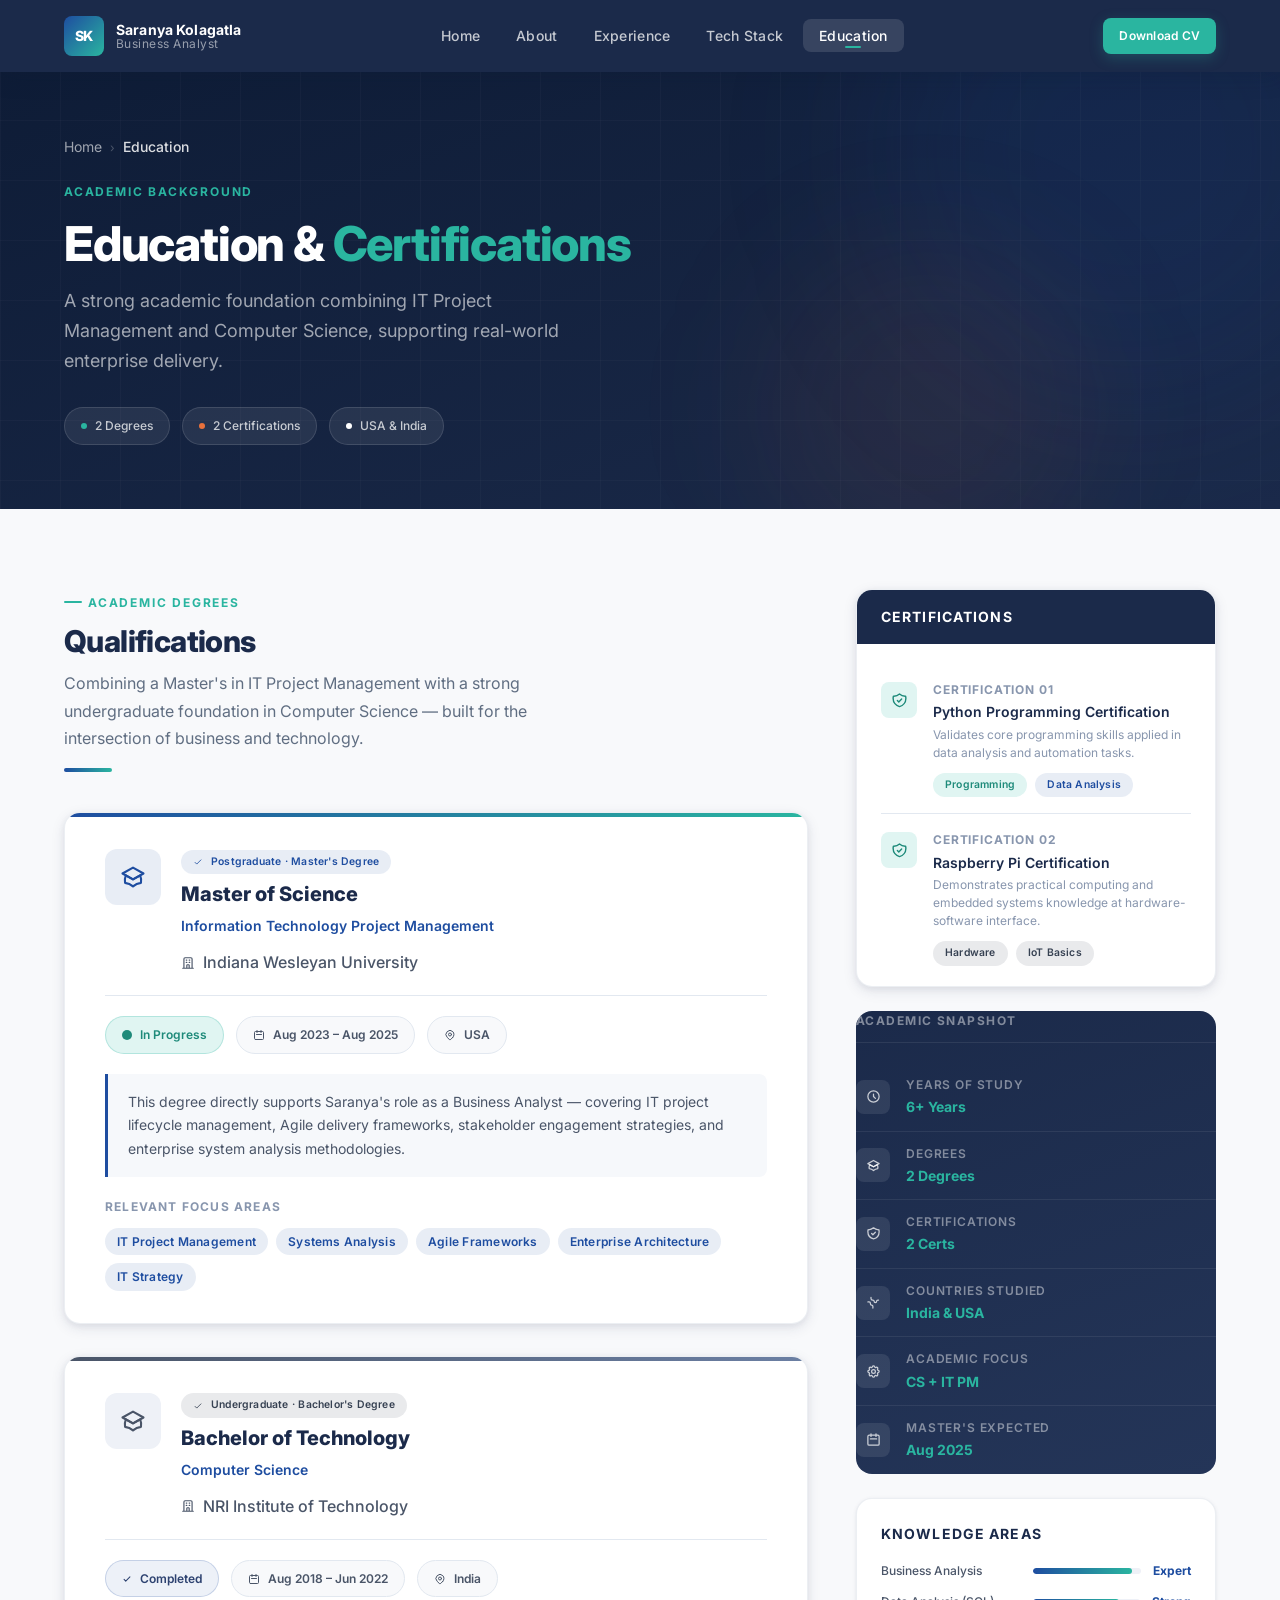
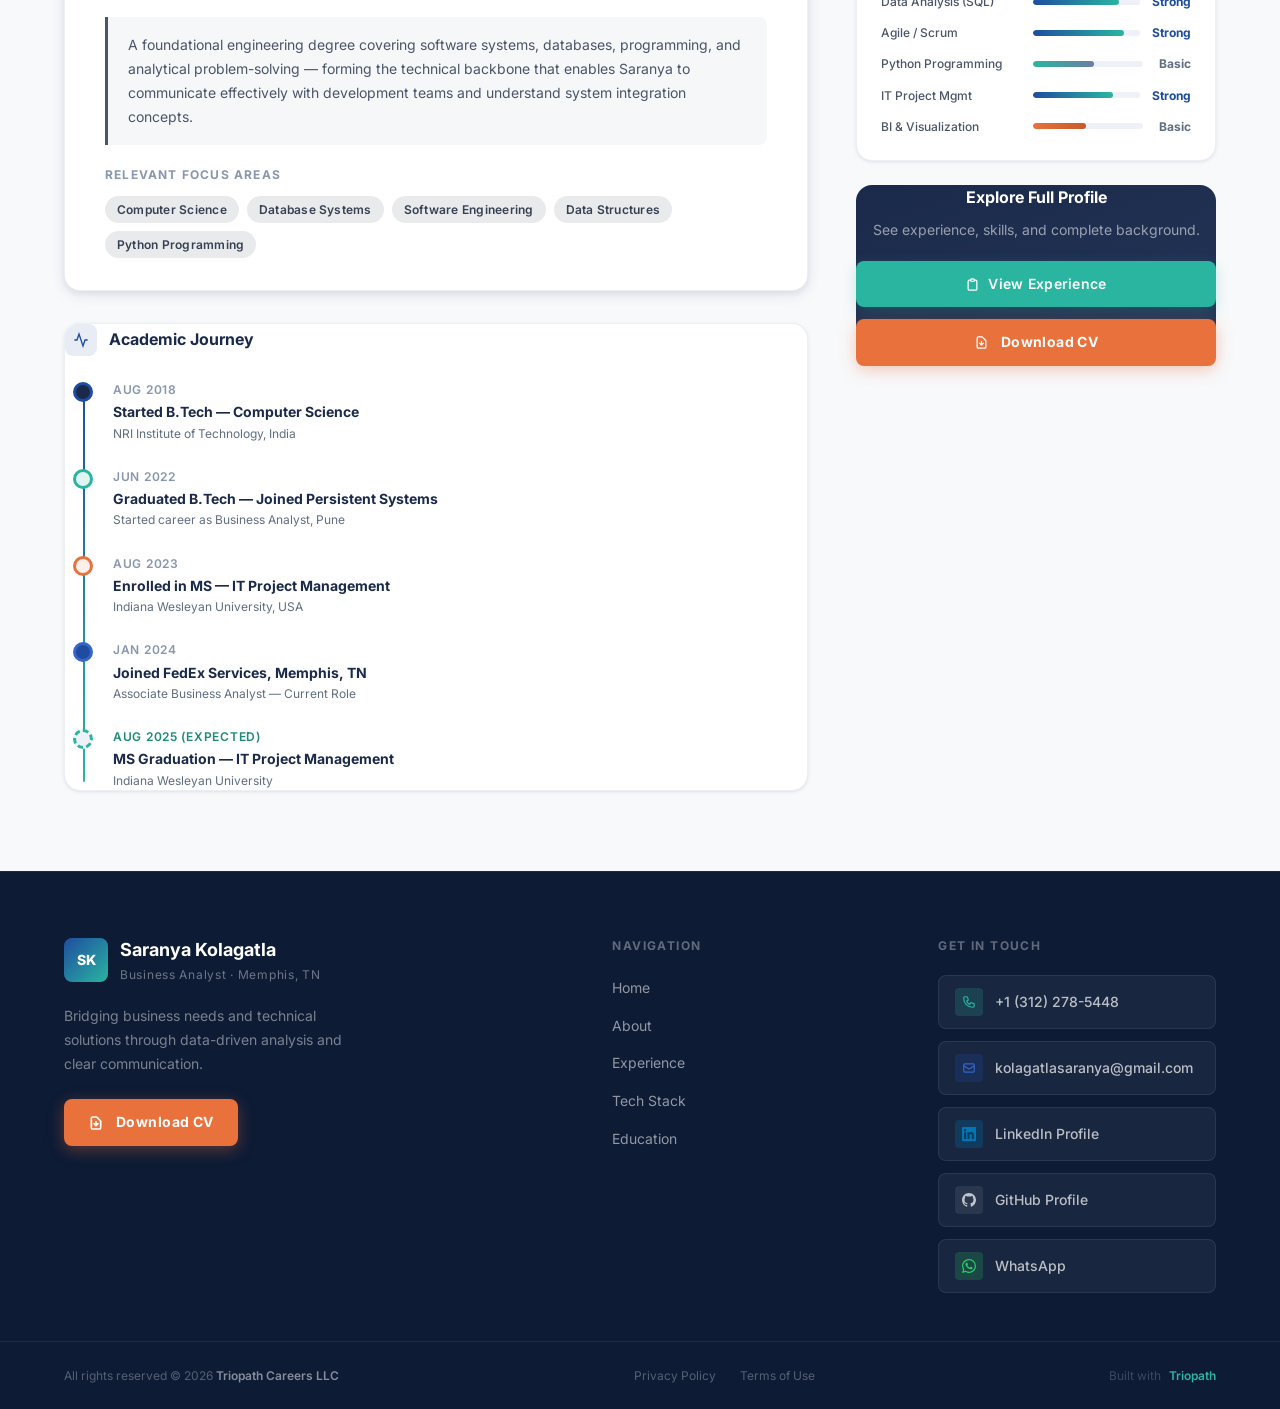
<file: education.html>
<!DOCTYPE html>
<html lang="en">
<head>
  <meta charset="UTF-8" />
  <meta name="viewport" content="width=device-width, initial-scale=1.0" />
  <meta name="description" content="Education — Saranya Kolagatla. MS in IT Project Management from Indiana Wesleyan University and B.Tech in Computer Science from NRI Institute of Technology." />
  <title>Education | Saranya Kolagatla</title>
  <link rel="preconnect" href="https://fonts.googleapis.com" />
  <link rel="preconnect" href="https://fonts.gstatic.com" crossorigin />
  <link href="https://fonts.googleapis.com/css2?family=Inter:wght@300;400;500;600;700;800;900&display=swap" rel="stylesheet" />
  <link rel="stylesheet" href="css/styles.css" />
  <link rel="icon" href="assets/favicon.svg" type="image/svg+xml" />
</head>
<body>

  <!-- ============================================================
       NAVBAR
       ============================================================ -->
  <nav class="navbar page-solid" id="navbar" aria-label="Main Navigation">
    <div class="nav-inner">
      <a href="index.html" class="nav-logo" aria-label="Home">
        <div class="nav-logo-mark">SK</div>
        <div class="nav-logo-text">
          <span class="nav-logo-name">Saranya Kolagatla</span>
          <span class="nav-logo-role">Business Analyst</span>
        </div>
      </a>
      <ul class="nav-links" role="list">
        <li><a href="index.html"       class="nav-link">Home</a></li>
        <li><a href="about.html"       class="nav-link">About</a></li>
        <li><a href="experience.html"  class="nav-link">Experience</a></li>
        <li><a href="techstack.html"   class="nav-link">Tech Stack</a></li>
        <li><a href="education.html"   class="nav-link active">Education</a></li>
      </ul>
      <div class="nav-cta">
        <a href="assets/Saranya_Kolagatla_CV.pdf" class="btn btn-teal btn-sm" download>Download CV</a>
      </div>
      <button class="nav-hamburger" id="nav-hamburger" aria-expanded="false" aria-label="Toggle menu">
        <span class="hamburger-line"></span>
        <span class="hamburger-line"></span>
        <span class="hamburger-line"></span>
      </button>
    </div>
  </nav>

  <!-- Mobile Menu -->
  <div class="nav-mobile" id="nav-mobile" role="navigation">
    <a href="index.html"      class="nav-link mobile-nav-link">Home</a>
    <a href="about.html"      class="nav-link mobile-nav-link">About</a>
    <a href="experience.html" class="nav-link mobile-nav-link">Experience</a>
    <a href="techstack.html"  class="nav-link mobile-nav-link">Tech Stack</a>
    <a href="education.html"  class="nav-link mobile-nav-link active">Education</a>
    <a href="assets/Saranya_Kolagatla_CV.pdf" class="btn btn-teal" download>Download CV</a>
  </div>

  <!-- ============================================================
       PAGE HERO
       ============================================================ -->
  <section class="page-hero">
    <div class="page-hero-blob" aria-hidden="true"></div>
    <div style="position:absolute;width:320px;height:320px;background:rgba(232,113,60,.07);border-radius:50%;filter:blur(70px);bottom:-60px;right:15%;pointer-events:none;" aria-hidden="true"></div>
    <div class="container page-hero-inner">
      <nav class="page-breadcrumb" aria-label="Breadcrumb">
        <span class="breadcrumb-item"><a href="index.html">Home</a></span>
        <span class="breadcrumb-sep" aria-hidden="true">›</span>
        <span class="breadcrumb-item current" aria-current="page">Education</span>
      </nav>
      <p class="page-hero-eyebrow">Academic Background</p>
      <h1 class="page-hero-title">Education &amp; <span>Certifications</span></h1>
      <p class="page-hero-subtitle">
        A strong academic foundation combining IT Project Management and
        Computer Science, supporting real-world enterprise delivery.
      </p>
      <div style="display:flex;flex-wrap:wrap;gap:var(--sp-3);margin-top:var(--sp-8);">
        <span style="display:inline-flex;align-items:center;gap:var(--sp-2);background:rgba(255,255,255,.08);border:1px solid rgba(255,255,255,.12);border-radius:var(--r-full);padding:var(--sp-2) var(--sp-4);font-size:var(--text-xs);color:rgba(255,255,255,.75);font-weight:500;"><span style="width:6px;height:6px;background:var(--teal);border-radius:50%;"></span>2 Degrees</span>
        <span style="display:inline-flex;align-items:center;gap:var(--sp-2);background:rgba(255,255,255,.08);border:1px solid rgba(255,255,255,.12);border-radius:var(--r-full);padding:var(--sp-2) var(--sp-4);font-size:var(--text-xs);color:rgba(255,255,255,.75);font-weight:500;"><span style="width:6px;height:6px;background:var(--orange);border-radius:50%;"></span>2 Certifications</span>
        <span style="display:inline-flex;align-items:center;gap:var(--sp-2);background:rgba(255,255,255,.08);border:1px solid rgba(255,255,255,.12);border-radius:var(--r-full);padding:var(--sp-2) var(--sp-4);font-size:var(--text-xs);color:rgba(255,255,255,.75);font-weight:500;"><span style="width:6px;height:6px;background:#fff;border-radius:50%;"></span>USA & India</span>
      </div>
    </div>
  </section>

  <!-- ============================================================
       EDUCATION MAIN
       ============================================================ -->
  <section class="section-pad" style="background:var(--bg-primary);">
    <div class="container">

      <div class="education-layout">

        <!-- LEFT: Education Cards -->
        <div>
          <div style="margin-bottom:var(--sp-10);" class="anim-fade-up">
            <span class="section-eyebrow">Academic Degrees</span>
            <h2 class="section-title" style="font-size:var(--text-3xl);">Qualifications</h2>
            <p style="font-size:var(--text-base);color:var(--slate-500);margin-top:var(--sp-3);line-height:1.7;max-width:520px;">
              Combining a Master's in IT Project Management with a strong undergraduate
              foundation in Computer Science — built for the intersection of business and technology.
            </p>
            <div class="section-divider"></div>
          </div>

          <!-- ── DEGREE 1: Master's ─────────────────────────────── -->
          <div class="edu-card edu-primary anim-fade-up delay-1">
            <div class="edu-card-accent"></div>
            <div class="edu-card-inner">

              <div class="edu-header">
                <!-- Icon -->
                <div class="edu-icon">
                  <!-- Graduation cap -->
                  <svg width="28" height="28" fill="none" viewBox="0 0 24 24" stroke="#1E4DA0" stroke-width="1.8" aria-hidden="true">
                    <path stroke-linecap="round" stroke-linejoin="round" d="M12 14l9-5-9-5-9 5 9 5z"/>
                    <path stroke-linecap="round" stroke-linejoin="round" d="M12 14l6.16-3.422a12.083 12.083 0 01.665 6.479A11.952 11.952 0 0012 20.055a11.952 11.952 0 00-6.824-2.998 12.078 12.078 0 01.665-6.479L12 14z"/>
                  </svg>
                </div>

                <div style="flex:1;">
                  <!-- Degree type badge -->
                  <div style="margin-bottom:var(--sp-2);">
                    <span class="badge badge-navy" style="font-size:0.65rem;">
                      <svg width="10" height="10" fill="none" viewBox="0 0 24 24" stroke="currentColor" stroke-width="2"><path stroke-linecap="round" stroke-linejoin="round" d="M5 13l4 4L19 7"/></svg>
                      Postgraduate · Master's Degree
                    </span>
                  </div>

                  <h2 class="edu-degree">Master of Science</h2>
                  <p class="edu-field">Information Technology Project Management</p>
                  <p class="edu-institution">
                    <svg width="14" height="14" fill="none" viewBox="0 0 24 24" stroke="#4A5568" stroke-width="2" aria-hidden="true"><path stroke-linecap="round" stroke-linejoin="round" d="M19 21V5a2 2 0 00-2-2H7a2 2 0 00-2 2v16m14 0h2m-2 0h-5m-9 0H3m2 0h5M9 7h1m-1 4h1m4-4h1m-1 4h1m-5 10v-5a1 1 0 011-1h2a1 1 0 011 1v5m-4 0h4"/></svg>
                    Indiana Wesleyan University
                  </p>
                </div>
              </div>

              <!-- Meta -->
              <div class="edu-meta-row">
                <span class="edu-meta-chip edu-status-active">
                  <svg width="10" height="10" viewBox="0 0 10 10" fill="currentColor" aria-hidden="true"><circle cx="5" cy="5" r="5"/></svg>
                  In Progress
                </span>
                <span class="edu-meta-chip">
                  <svg width="12" height="12" fill="none" viewBox="0 0 24 24" stroke="currentColor" stroke-width="2" aria-hidden="true"><path stroke-linecap="round" stroke-linejoin="round" d="M8 7V3m8 4V3m-9 8h10M5 21h14a2 2 0 002-2V7a2 2 0 00-2-2H5a2 2 0 00-2 2v12a2 2 0 002 2z"/></svg>
                  Aug 2023 – Aug 2025
                </span>
                <span class="edu-meta-chip">
                  <svg width="12" height="12" fill="none" viewBox="0 0 24 24" stroke="currentColor" stroke-width="2" aria-hidden="true"><path stroke-linecap="round" stroke-linejoin="round" d="M17.657 16.657L13.414 20.9a1.998 1.998 0 01-2.827 0l-4.244-4.243a8 8 0 1111.314 0z"/><path stroke-linecap="round" stroke-linejoin="round" d="M15 11a3 3 0 11-6 0 3 3 0 016 0z"/></svg>
                  USA
                </span>
              </div>

              <!-- Relevance note -->
              <div style="margin-top:var(--sp-5);padding:var(--sp-4) var(--sp-5);background:rgba(30,77,160,.04);border-left:3px solid var(--navy-500);border-radius:0 var(--r-md) var(--r-md) 0;">
                <p style="font-size:var(--text-sm);color:var(--slate-600);line-height:1.7;">
                  This degree directly supports Saranya's role as a Business Analyst — covering IT project lifecycle management, Agile delivery frameworks, stakeholder engagement strategies, and enterprise system analysis methodologies.
                </p>
              </div>

              <!-- Key Areas -->
              <div style="margin-top:var(--sp-5);">
                <p style="font-size:var(--text-xs);font-weight:700;color:var(--slate-400);letter-spacing:0.1em;text-transform:uppercase;margin-bottom:var(--sp-3);">Relevant Focus Areas</p>
                <div style="display:flex;flex-wrap:wrap;gap:var(--sp-2);">
                  <span class="badge badge-navy">IT Project Management</span>
                  <span class="badge badge-navy">Systems Analysis</span>
                  <span class="badge badge-navy">Agile Frameworks</span>
                  <span class="badge badge-navy">Enterprise Architecture</span>
                  <span class="badge badge-navy">IT Strategy</span>
                </div>
              </div>

            </div>
          </div><!-- /master's card -->


          <!-- ── DEGREE 2: Bachelor's ───────────────────────────── -->
          <div class="edu-card edu-secondary anim-fade-up delay-2">
            <div class="edu-card-accent"></div>
            <div class="edu-card-inner">

              <div class="edu-header">
                <div class="edu-icon">
                  <svg width="28" height="28" fill="none" viewBox="0 0 24 24" stroke="#4A5568" stroke-width="1.8" aria-hidden="true">
                    <path stroke-linecap="round" stroke-linejoin="round" d="M12 14l9-5-9-5-9 5 9 5z"/>
                    <path stroke-linecap="round" stroke-linejoin="round" d="M12 14l6.16-3.422a12.083 12.083 0 01.665 6.479A11.952 11.952 0 0012 20.055a11.952 11.952 0 00-6.824-2.998 12.078 12.078 0 01.665-6.479L12 14z"/>
                  </svg>
                </div>

                <div style="flex:1;">
                  <div style="margin-bottom:var(--sp-2);">
                    <span class="badge badge-charcoal" style="font-size:0.65rem;">
                      <svg width="10" height="10" fill="none" viewBox="0 0 24 24" stroke="currentColor" stroke-width="2"><path stroke-linecap="round" stroke-linejoin="round" d="M5 13l4 4L19 7"/></svg>
                      Undergraduate · Bachelor's Degree
                    </span>
                  </div>

                  <h2 class="edu-degree">Bachelor of Technology</h2>
                  <p class="edu-field">Computer Science</p>
                  <p class="edu-institution">
                    <svg width="14" height="14" fill="none" viewBox="0 0 24 24" stroke="#4A5568" stroke-width="2" aria-hidden="true"><path stroke-linecap="round" stroke-linejoin="round" d="M19 21V5a2 2 0 00-2-2H7a2 2 0 00-2 2v16m14 0h2m-2 0h-5m-9 0H3m2 0h5M9 7h1m-1 4h1m4-4h1m-1 4h1m-5 10v-5a1 1 0 011-1h2a1 1 0 011 1v5m-4 0h4"/></svg>
                    NRI Institute of Technology
                  </p>
                </div>
              </div>

              <div class="edu-meta-row">
                <span class="edu-meta-chip edu-status-completed">
                  <svg width="10" height="10" fill="none" viewBox="0 0 24 24" stroke="currentColor" stroke-width="2.5" aria-hidden="true"><path stroke-linecap="round" stroke-linejoin="round" d="M5 13l4 4L19 7"/></svg>
                  Completed
                </span>
                <span class="edu-meta-chip">
                  <svg width="12" height="12" fill="none" viewBox="0 0 24 24" stroke="currentColor" stroke-width="2" aria-hidden="true"><path stroke-linecap="round" stroke-linejoin="round" d="M8 7V3m8 4V3m-9 8h10M5 21h14a2 2 0 002-2V7a2 2 0 00-2-2H5a2 2 0 00-2 2v12a2 2 0 002 2z"/></svg>
                  Aug 2018 – Jun 2022
                </span>
                <span class="edu-meta-chip">
                  <svg width="12" height="12" fill="none" viewBox="0 0 24 24" stroke="currentColor" stroke-width="2" aria-hidden="true"><path stroke-linecap="round" stroke-linejoin="round" d="M17.657 16.657L13.414 20.9a1.998 1.998 0 01-2.827 0l-4.244-4.243a8 8 0 1111.314 0z"/><path stroke-linecap="round" stroke-linejoin="round" d="M15 11a3 3 0 11-6 0 3 3 0 016 0z"/></svg>
                  India
                </span>
              </div>

              <div style="margin-top:var(--sp-5);padding:var(--sp-4) var(--sp-5);background:rgba(45,55,72,.04);border-left:3px solid var(--slate-600);border-radius:0 var(--r-md) var(--r-md) 0;">
                <p style="font-size:var(--text-sm);color:var(--slate-600);line-height:1.7;">
                  A foundational engineering degree covering software systems, databases, programming, and analytical problem-solving — forming the technical backbone that enables Saranya to communicate effectively with development teams and understand system integration concepts.
                </p>
              </div>

              <div style="margin-top:var(--sp-5);">
                <p style="font-size:var(--text-xs);font-weight:700;color:var(--slate-400);letter-spacing:0.1em;text-transform:uppercase;margin-bottom:var(--sp-3);">Relevant Focus Areas</p>
                <div style="display:flex;flex-wrap:wrap;gap:var(--sp-2);">
                  <span class="badge badge-charcoal">Computer Science</span>
                  <span class="badge badge-charcoal">Database Systems</span>
                  <span class="badge badge-charcoal">Software Engineering</span>
                  <span class="badge badge-charcoal">Data Structures</span>
                  <span class="badge badge-charcoal">Python Programming</span>
                </div>
              </div>

            </div>
          </div><!-- /bachelor's card -->

          <!-- ── ACADEMIC JOURNEY VISUAL ─────────────────────────── -->
          <div class="card anim-fade-up delay-3" style="padding:var(--sp-7);">
            <h3 style="font-family:var(--font-primary);font-size:var(--text-base);font-weight:700;color:var(--navy-800);margin-bottom:var(--sp-6);display:flex;align-items:center;gap:var(--sp-3);">
              <span style="width:32px;height:32px;background:rgba(30,77,160,.1);border-radius:var(--r-md);display:flex;align-items:center;justify-content:center;">
                <svg width="16" height="16" fill="none" viewBox="0 0 24 24" stroke="#1E4DA0" stroke-width="2"><polyline points="22 12 18 12 15 21 9 3 6 12 2 12"/></svg>
              </span>
              Academic Journey
            </h3>

            <!-- Timeline bar -->
            <div style="position:relative;">

              <!-- Timeline line -->
              <div style="position:absolute;left:18px;top:8px;bottom:8px;width:2px;background:linear-gradient(to bottom,var(--navy-500),var(--teal));border-radius:var(--r-full);"></div>

              <!-- Event 1 -->
              <div style="display:flex;gap:var(--sp-5);margin-bottom:var(--sp-6);padding-left:var(--sp-2);">
                <div style="width:20px;height:20px;background:var(--navy-800);border:3px solid var(--navy-500);border-radius:50%;flex-shrink:0;position:relative;z-index:1;margin-top:2px;"></div>
                <div>
                  <p style="font-size:var(--text-xs);color:var(--slate-400);font-weight:600;letter-spacing:0.06em;text-transform:uppercase;">Aug 2018</p>
                  <p style="font-size:var(--text-sm);font-weight:700;color:var(--navy-800);margin-top:2px;">Started B.Tech — Computer Science</p>
                  <p style="font-size:var(--text-xs);color:var(--slate-500);">NRI Institute of Technology, India</p>
                </div>
              </div>

              <!-- Event 2 -->
              <div style="display:flex;gap:var(--sp-5);margin-bottom:var(--sp-6);padding-left:var(--sp-2);">
                <div style="width:20px;height:20px;background:var(--teal-light);border:3px solid var(--teal);border-radius:50%;flex-shrink:0;position:relative;z-index:1;margin-top:2px;"></div>
                <div>
                  <p style="font-size:var(--text-xs);color:var(--slate-400);font-weight:600;letter-spacing:0.06em;text-transform:uppercase;">Jun 2022</p>
                  <p style="font-size:var(--text-sm);font-weight:700;color:var(--navy-800);margin-top:2px;">Graduated B.Tech — Joined Persistent Systems</p>
                  <p style="font-size:var(--text-xs);color:var(--slate-500);">Started career as Business Analyst, Pune</p>
                </div>
              </div>

              <!-- Event 3 -->
              <div style="display:flex;gap:var(--sp-5);margin-bottom:var(--sp-6);padding-left:var(--sp-2);">
                <div style="width:20px;height:20px;background:var(--orange-light);border:3px solid var(--orange);border-radius:50%;flex-shrink:0;position:relative;z-index:1;margin-top:2px;"></div>
                <div>
                  <p style="font-size:var(--text-xs);color:var(--slate-400);font-weight:600;letter-spacing:0.06em;text-transform:uppercase;">Aug 2023</p>
                  <p style="font-size:var(--text-sm);font-weight:700;color:var(--navy-800);margin-top:2px;">Enrolled in MS — IT Project Management</p>
                  <p style="font-size:var(--text-xs);color:var(--slate-500);">Indiana Wesleyan University, USA</p>
                </div>
              </div>

              <!-- Event 4 -->
              <div style="display:flex;gap:var(--sp-5);margin-bottom:var(--sp-6);padding-left:var(--sp-2);">
                <div style="width:20px;height:20px;background:var(--navy-500);border:3px solid var(--navy-400);border-radius:50%;flex-shrink:0;position:relative;z-index:1;margin-top:2px;"></div>
                <div>
                  <p style="font-size:var(--text-xs);color:var(--slate-400);font-weight:600;letter-spacing:0.06em;text-transform:uppercase;">Jan 2024</p>
                  <p style="font-size:var(--text-sm);font-weight:700;color:var(--navy-800);margin-top:2px;">Joined FedEx Services, Memphis, TN</p>
                  <p style="font-size:var(--text-xs);color:var(--slate-500);">Associate Business Analyst — Current Role</p>
                </div>
              </div>

              <!-- Event 5 (future) -->
              <div style="display:flex;gap:var(--sp-5);padding-left:var(--sp-2);">
                <div style="width:20px;height:20px;background:var(--bg-subtle);border:3px dashed var(--teal);border-radius:50%;flex-shrink:0;position:relative;z-index:1;margin-top:2px;"></div>
                <div>
                  <p style="font-size:var(--text-xs);color:var(--teal-dark);font-weight:600;letter-spacing:0.06em;text-transform:uppercase;">Aug 2025 (Expected)</p>
                  <p style="font-size:var(--text-sm);font-weight:700;color:var(--navy-800);margin-top:2px;">MS Graduation — IT Project Management</p>
                  <p style="font-size:var(--text-xs);color:var(--slate-500);">Indiana Wesleyan University</p>
                </div>
              </div>

            </div>
          </div>

        </div><!-- /left -->

        <!-- RIGHT: Sidebar -->
        <div>

          <!-- Certifications Card -->
          <div class="edu-cert-card anim-fade-right">
            <div class="edu-cert-header">
              <h4>Certifications</h4>
            </div>
            <div class="edu-cert-body">

              <div class="edu-cert-item">
                <!-- Icon matches info-item-icon style -->
                <div class="cert-num">
                  <svg width="17" height="17" fill="none" viewBox="0 0 24 24" stroke="#1E8A7A" stroke-width="2"><path stroke-linecap="round" stroke-linejoin="round" d="M9 12l2 2 4-4m5.618-4.016A11.955 11.955 0 0112 2.944a11.955 11.955 0 01-8.618 3.04A12.02 12.02 0 003 9c0 5.591 3.824 10.29 9 11.622 5.176-1.332 9-6.03 9-11.622 0-1.042-.133-2.052-.382-3.016z"/></svg>
                </div>
                <div>
                  <div class="cert-content-label">Certification 01</div>
                  <div class="cert-content-name">Python Programming Certification</div>
                  <div class="cert-content-sub">Validates core programming skills applied in data analysis and automation tasks.</div>
                  <div style="margin-top:var(--sp-2);">
                    <span class="badge badge-teal" style="font-size:0.65rem;">Programming</span>
                    <span class="badge badge-navy" style="font-size:0.65rem;margin-left:4px;">Data Analysis</span>
                  </div>
                </div>
              </div>

              <div class="edu-cert-item">
                <div class="cert-num">
                  <svg width="17" height="17" fill="none" viewBox="0 0 24 24" stroke="#1E8A7A" stroke-width="2"><path stroke-linecap="round" stroke-linejoin="round" d="M9 12l2 2 4-4m5.618-4.016A11.955 11.955 0 0112 2.944a11.955 11.955 0 01-8.618 3.04A12.02 12.02 0 003 9c0 5.591 3.824 10.29 9 11.622 5.176-1.332 9-6.03 9-11.622 0-1.042-.133-2.052-.382-3.016z"/></svg>
                </div>
                <div>
                  <div class="cert-content-label">Certification 02</div>
                  <div class="cert-content-name">Raspberry Pi Certification</div>
                  <div class="cert-content-sub">Demonstrates practical computing and embedded systems knowledge at hardware-software interface.</div>
                  <div style="margin-top:var(--sp-2);">
                    <span class="badge badge-charcoal" style="font-size:0.65rem;">Hardware</span>
                    <span class="badge badge-charcoal" style="font-size:0.65rem;margin-left:4px;">IoT Basics</span>
                  </div>
                </div>
              </div>

            </div>
          </div>

          <!-- Academic Snapshot -->
          <div class="edu-summary-card anim-fade-right delay-2">
            <div class="edu-summary-title">Academic Snapshot</div>

            <div class="edu-summary-stat">
              <div class="edu-stat-icon">
                <svg width="15" height="15" fill="none" viewBox="0 0 24 24" stroke="rgba(255,255,255,.75)" stroke-width="2"><path stroke-linecap="round" stroke-linejoin="round" d="M12 8v4l3 3m6-3a9 9 0 11-18 0 9 9 0 0118 0z"/></svg>
              </div>
              <div class="edu-stat-content">
                <span class="edu-stat-label">Years of Study</span>
                <span class="edu-stat-value">6+ Years</span>
              </div>
            </div>

            <div class="edu-summary-stat">
              <div class="edu-stat-icon">
                <svg width="15" height="15" fill="none" viewBox="0 0 24 24" stroke="rgba(255,255,255,.75)" stroke-width="2"><path stroke-linecap="round" stroke-linejoin="round" d="M12 14l9-5-9-5-9 5 9 5z"/><path stroke-linecap="round" stroke-linejoin="round" d="M12 14l6.16-3.422a12.083 12.083 0 01.665 6.479A11.952 11.952 0 0012 20.055a11.952 11.952 0 00-6.824-2.998 12.078 12.078 0 01.665-6.479L12 14z"/></svg>
              </div>
              <div class="edu-stat-content">
                <span class="edu-stat-label">Degrees</span>
                <span class="edu-stat-value">2 Degrees</span>
              </div>
            </div>

            <div class="edu-summary-stat">
              <div class="edu-stat-icon">
                <svg width="15" height="15" fill="none" viewBox="0 0 24 24" stroke="rgba(255,255,255,.75)" stroke-width="2"><path stroke-linecap="round" stroke-linejoin="round" d="M9 12l2 2 4-4m5.618-4.016A11.955 11.955 0 0112 2.944a11.955 11.955 0 01-8.618 3.04A12.02 12.02 0 003 9c0 5.591 3.824 10.29 9 11.622 5.176-1.332 9-6.03 9-11.622 0-1.042-.133-2.052-.382-3.016z"/></svg>
              </div>
              <div class="edu-stat-content">
                <span class="edu-stat-label">Certifications</span>
                <span class="edu-stat-value">2 Certs</span>
              </div>
            </div>

            <div class="edu-summary-stat">
              <div class="edu-stat-icon">
                <svg width="15" height="15" fill="none" viewBox="0 0 24 24" stroke="rgba(255,255,255,.75)" stroke-width="2"><path stroke-linecap="round" stroke-linejoin="round" d="M3.055 11H5a2 2 0 012 2v1a2 2 0 002 2 2 2 0 012 2v2.945M8 3.935V5.5A2.5 2.5 0 0010.5 8h.5a2 2 0 012 2 2 2 0 104 0 2 2 0 012-2h1.064"/></svg>
              </div>
              <div class="edu-stat-content">
                <span class="edu-stat-label">Countries Studied</span>
                <span class="edu-stat-value">India &amp; USA</span>
              </div>
            </div>

            <div class="edu-summary-stat">
              <div class="edu-stat-icon">
                <svg width="15" height="15" fill="none" viewBox="0 0 24 24" stroke="rgba(255,255,255,.75)" stroke-width="2"><path stroke-linecap="round" stroke-linejoin="round" d="M10.325 4.317c.426-1.756 2.924-1.756 3.35 0a1.724 1.724 0 002.573 1.066c1.543-.94 3.31.826 2.37 2.37a1.724 1.724 0 001.065 2.572c1.756.426 1.756 2.924 0 3.35a1.724 1.724 0 00-1.066 2.573c.94 1.543-.826 3.31-2.37 2.37a1.724 1.724 0 00-2.572 1.065c-.426 1.756-2.924 1.756-3.35 0a1.724 1.724 0 00-2.573-1.066c-1.543.94-3.31-.826-2.37-2.37a1.724 1.724 0 00-1.065-2.572c-1.756-.426-1.756-2.924 0-3.35a1.724 1.724 0 001.066-2.573c-.94-1.543.826-3.31 2.37-2.37.996.608 2.296.07 2.572-1.065z"/><circle cx="12" cy="12" r="3"/></svg>
              </div>
              <div class="edu-stat-content">
                <span class="edu-stat-label">Academic Focus</span>
                <span class="edu-stat-value">CS + IT PM</span>
              </div>
            </div>

            <div class="edu-summary-stat">
              <div class="edu-stat-icon">
                <svg width="15" height="15" fill="none" viewBox="0 0 24 24" stroke="rgba(255,255,255,.75)" stroke-width="2"><path stroke-linecap="round" stroke-linejoin="round" d="M8 7V3m8 4V3m-9 8h10M5 21h14a2 2 0 002-2V7a2 2 0 00-2-2H5a2 2 0 00-2 2v12a2 2 0 002 2z"/></svg>
              </div>
              <div class="edu-stat-content">
                <span class="edu-stat-label">Master's Expected</span>
                <span class="edu-stat-value">Aug 2025</span>
              </div>
            </div>

          </div>

          <!-- Skills gained -->
          <div class="card anim-fade-right delay-3" style="padding:var(--sp-6);margin-top:var(--sp-6);">
            <h4 style="font-family:var(--font-primary);font-size:var(--text-sm);font-weight:700;color:var(--navy-800);margin-bottom:var(--sp-4);text-transform:uppercase;letter-spacing:0.08em;">Knowledge Areas</h4>

            <div style="display:flex;flex-direction:column;gap:var(--sp-3);">

              <div style="display:flex;align-items:center;justify-content:space-between;gap:var(--sp-3);">
                <span style="font-size:var(--text-xs);color:var(--slate-600);font-weight:500;min-width:140px;">Business Analysis</span>
                <div style="flex:1;height:6px;background:var(--bg-subtle);border-radius:var(--r-full);overflow:hidden;">
                  <div style="width:92%;height:100%;background:linear-gradient(90deg,var(--navy-500),var(--teal));border-radius:var(--r-full);"></div>
                </div>
                <span style="font-size:var(--text-xs);color:var(--navy-500);font-weight:700;min-width:36px;text-align:right;">Expert</span>
              </div>

              <div style="display:flex;align-items:center;justify-content:space-between;gap:var(--sp-3);">
                <span style="font-size:var(--text-xs);color:var(--slate-600);font-weight:500;min-width:140px;">Data Analysis (SQL)</span>
                <div style="flex:1;height:6px;background:var(--bg-subtle);border-radius:var(--r-full);overflow:hidden;">
                  <div style="width:80%;height:100%;background:linear-gradient(90deg,var(--navy-500),var(--teal));border-radius:var(--r-full);"></div>
                </div>
                <span style="font-size:var(--text-xs);color:var(--navy-500);font-weight:700;min-width:36px;text-align:right;">Strong</span>
              </div>

              <div style="display:flex;align-items:center;justify-content:space-between;gap:var(--sp-3);">
                <span style="font-size:var(--text-xs);color:var(--slate-600);font-weight:500;min-width:140px;">Agile / Scrum</span>
                <div style="flex:1;height:6px;background:var(--bg-subtle);border-radius:var(--r-full);overflow:hidden;">
                  <div style="width:85%;height:100%;background:linear-gradient(90deg,var(--navy-500),var(--teal));border-radius:var(--r-full);"></div>
                </div>
                <span style="font-size:var(--text-xs);color:var(--navy-500);font-weight:700;min-width:36px;text-align:right;">Strong</span>
              </div>

              <div style="display:flex;align-items:center;justify-content:space-between;gap:var(--sp-3);">
                <span style="font-size:var(--text-xs);color:var(--slate-600);font-weight:500;min-width:140px;">Python Programming</span>
                <div style="flex:1;height:6px;background:var(--bg-subtle);border-radius:var(--r-full);overflow:hidden;">
                  <div style="width:55%;height:100%;background:linear-gradient(90deg,var(--teal),var(--slate-blue));border-radius:var(--r-full);"></div>
                </div>
                <span style="font-size:var(--text-xs);color:var(--slate-500);font-weight:700;min-width:36px;text-align:right;">Basic</span>
              </div>

              <div style="display:flex;align-items:center;justify-content:space-between;gap:var(--sp-3);">
                <span style="font-size:var(--text-xs);color:var(--slate-600);font-weight:500;min-width:140px;">IT Project Mgmt</span>
                <div style="flex:1;height:6px;background:var(--bg-subtle);border-radius:var(--r-full);overflow:hidden;">
                  <div style="width:75%;height:100%;background:linear-gradient(90deg,var(--navy-500),var(--teal));border-radius:var(--r-full);"></div>
                </div>
                <span style="font-size:var(--text-xs);color:var(--navy-500);font-weight:700;min-width:36px;text-align:right;">Strong</span>
              </div>

              <div style="display:flex;align-items:center;justify-content:space-between;gap:var(--sp-3);">
                <span style="font-size:var(--text-xs);color:var(--slate-600);font-weight:500;min-width:140px;">BI & Visualization</span>
                <div style="flex:1;height:6px;background:var(--bg-subtle);border-radius:var(--r-full);overflow:hidden;">
                  <div style="width:48%;height:100%;background:linear-gradient(90deg,var(--orange),var(--orange-dark));border-radius:var(--r-full);"></div>
                </div>
                <span style="font-size:var(--text-xs);color:var(--slate-500);font-weight:700;min-width:36px;text-align:right;">Basic</span>
              </div>

            </div>
          </div>

          <!-- CTA -->
          <div style="background:linear-gradient(160deg,var(--navy-800),var(--navy-700));border-radius:var(--r-xl);padding:var(--sp-7) var(--sp-6);text-align:center;margin-top:var(--sp-6);" class="anim-fade-right delay-4">
            <div style="font-family:var(--font-primary);font-size:var(--text-base);font-weight:700;color:#fff;margin-bottom:var(--sp-2);">Explore Full Profile</div>
            <p style="font-size:var(--text-sm);color:rgba(255,255,255,.55);margin-bottom:var(--sp-5);line-height:1.6;">See experience, skills, and complete background.</p>
            <div style="display:flex;flex-direction:column;gap:var(--sp-3);">
              <a href="experience.html" class="btn btn-teal" style="width:100%;justify-content:center;">
                <svg width="15" height="15" fill="none" viewBox="0 0 24 24" stroke="currentColor" stroke-width="2"><path stroke-linecap="round" stroke-linejoin="round" d="M9 5H7a2 2 0 00-2 2v12a2 2 0 002 2h10a2 2 0 002-2V7a2 2 0 00-2-2h-2M9 5a2 2 0 002 2h2a2 2 0 002-2M9 5a2 2 0 012-2h2a2 2 0 012 2"/></svg>
                View Experience
              </a>
              <a href="assets/Saranya_Kolagatla_CV.pdf" class="footer-cv-btn" download style="width:100%;justify-content:center;display:flex;">
                <svg width="15" height="15" fill="none" viewBox="0 0 24 24" stroke="currentColor" stroke-width="2"><path stroke-linecap="round" stroke-linejoin="round" d="M12 10v6m0 0l-3-3m3 3l3-3m2 8H7a2 2 0 01-2-2V5a2 2 0 012-2h5.586a1 1 0 01.707.293l5.414 5.414a1 1 0 01.293.707V19a2 2 0 01-2 2z"/></svg>
                Download CV
              </a>
            </div>
          </div>

        </div><!-- /sidebar -->

      </div><!-- /education-layout -->

    </div>
  </section>

  <!-- ============================================================
       FOOTER
       ============================================================ -->
  <footer class="footer" aria-label="Site Footer">
    <div class="footer-main">
      <div class="container">
        <div class="footer-grid">
          <div class="footer-brand">
            <div class="footer-logo">
              <div class="footer-logo-mark">SK</div>
              <div>
                <div class="footer-brand-name">Saranya Kolagatla</div>
                <div class="footer-brand-role">Business Analyst · Memphis, TN</div>
              </div>
            </div>
            <p class="footer-tagline">Bridging business needs and technical solutions through data-driven analysis and clear communication.</p>
            <a href="assets/Saranya_Kolagatla_CV.pdf" class="footer-cv-btn" download>
              <svg width="16" height="16" fill="none" viewBox="0 0 24 24" stroke="currentColor" stroke-width="2.5"><path stroke-linecap="round" stroke-linejoin="round" d="M12 10v6m0 0l-3-3m3 3l3-3m2 8H7a2 2 0 01-2-2V5a2 2 0 012-2h5.586a1 1 0 01.707.293l5.414 5.414a1 1 0 01.293.707V19a2 2 0 01-2 2z"/></svg>
              Download CV
            </a>
          </div>
          <div>
            <h4 class="footer-col-title">Navigation</h4>
            <ul class="footer-links">
              <li><a href="index.html"      class="footer-link">Home</a></li>
              <li><a href="about.html"      class="footer-link">About</a></li>
              <li><a href="experience.html" class="footer-link">Experience</a></li>
              <li><a href="techstack.html"  class="footer-link">Tech Stack</a></li>
              <li><a href="education.html"  class="footer-link">Education</a></li>
            </ul>
          </div>
          <div>
            <h4 class="footer-col-title">Get In Touch</h4>
            <div class="footer-contacts">
              <a href="tel:+13122785448" class="contact-btn">
                <span class="contact-btn-icon call">
                  <svg width="14" height="14" fill="none" viewBox="0 0 24 24" stroke="#2AB5A0" stroke-width="2"><path stroke-linecap="round" stroke-linejoin="round" d="M3 5a2 2 0 012-2h3.28a1 1 0 01.948.684l1.498 4.493a1 1 0 01-.502 1.21l-2.257 1.13a11.042 11.042 0 005.516 5.516l1.13-2.257a1 1 0 011.21-.502l4.493 1.498a1 1 0 01.684.949V19a2 2 0 01-2 2h-1C9.716 21 3 14.284 3 6V5z"/></svg>
                </span>
                +1 (312) 278-5448
              </a>
              <a href="mailto:kolagatlasaranya@gmail.com" class="contact-btn">
                <span class="contact-btn-icon email">
                  <svg width="14" height="14" fill="none" viewBox="0 0 24 24" stroke="#3566C8" stroke-width="2"><path stroke-linecap="round" stroke-linejoin="round" d="M3 8l7.89 5.26a2 2 0 002.22 0L21 8M5 19h14a2 2 0 002-2V7a2 2 0 00-2-2H5a2 2 0 00-2 2v10a2 2 0 002 2z"/></svg>
                </span>
                kolagatlasaranya@gmail.com
              </a>
              <a href="https://www.linkedin.com/in/saranya-kolagatla-1b3b88381/" data-contact="linkedin" target="_blank" rel="noopener noreferrer" class="contact-btn">
                <span class="contact-btn-icon linkedin">
                  <svg width="14" height="14" viewBox="0 0 24 24" fill="#0077B5"><path d="M20.447 20.452h-3.554v-5.569c0-1.328-.027-3.037-1.852-3.037-1.853 0-2.136 1.445-2.136 2.939v5.667H9.351V9h3.414v1.561h.046c.477-.9 1.637-1.85 3.37-1.85 3.601 0 4.267 2.37 4.267 5.455v6.286zM5.337 7.433a2.062 2.062 0 01-2.063-2.065 2.064 2.064 0 112.063 2.065zm1.782 13.019H3.555V9h3.564v11.452zM22.225 0H1.771C.792 0 0 .774 0 1.729v20.542C0 23.227.792 24 1.771 24h20.451C23.2 24 24 23.227 24 22.271V1.729C24 .774 23.2 0 22.222 0h.003z"/></svg>
                </span>
                LinkedIn Profile
              </a>
              <a href="https://github.com/kolagatlasaranya" data-contact="github" target="_blank" rel="noopener noreferrer" class="contact-btn">
                <span class="contact-btn-icon github">
                  <svg width="14" height="14" viewBox="0 0 24 24" fill="rgba(255,255,255,.7)"><path d="M12 0c-6.626 0-12 5.373-12 12 0 5.302 3.438 9.8 8.207 11.387.599.111.793-.261.793-.577v-2.234c-3.338.726-4.033-1.416-4.033-1.416-.546-1.387-1.333-1.756-1.333-1.756-1.089-.745.083-.729.083-.729 1.205.084 1.839 1.237 1.839 1.237 1.07 1.834 2.807 1.304 3.492.997.107-.775.418-1.305.762-1.604-2.665-.305-5.467-1.334-5.467-5.931 0-1.311.469-2.381 1.236-3.221-.124-.303-.535-1.524.117-3.176 0 0 1.008-.322 3.301 1.23.957-.266 1.983-.399 3.003-.404 1.02.005 2.047.138 3.006.404 2.291-1.552 3.297-1.23 3.297-1.23.653 1.653.242 2.874.118 3.176.77.84 1.235 1.911 1.235 3.221 0 4.609-2.807 5.624-5.479 5.921.43.372.823 1.102.823 2.222v3.293c0 .319.192.694.801.576 4.765-1.589 8.199-6.086 8.199-11.386 0-6.627-5.373-12-12-12z"/></svg>
                </span>
                GitHub Profile
              </a>
              <a href="#" id="whatsapp-btn" target="_blank" rel="noopener noreferrer" class="contact-btn">
                <span class="contact-btn-icon whatsapp">
                  <svg width="14" height="14" viewBox="0 0 24 24" fill="#25D366"><path d="M17.472 14.382c-.297-.149-1.758-.867-2.03-.967-.273-.099-.471-.148-.67.15-.197.297-.767.966-.94 1.164-.173.199-.347.223-.644.075-.297-.15-1.255-.463-2.39-1.475-.883-.788-1.48-1.761-1.653-2.059-.173-.297-.018-.458.13-.606.134-.133.298-.347.446-.52.149-.174.198-.298.298-.497.099-.198.05-.371-.025-.52-.075-.149-.669-1.612-.916-2.207-.242-.579-.487-.5-.669-.51-.173-.008-.371-.01-.57-.01-.198 0-.52.074-.792.372-.272.297-1.04 1.016-1.04 2.479 0 1.462 1.065 2.875 1.213 3.074.149.198 2.096 3.2 5.077 4.487.709.306 1.262.489 1.694.625.712.227 1.36.195 1.871.118.571-.085 1.758-.719 2.006-1.413.248-.694.248-1.289.173-1.413-.074-.124-.272-.198-.57-.347m-5.421 7.403h-.004a9.87 9.87 0 01-5.031-1.378l-.361-.214-3.741.982.998-3.648-.235-.374a9.86 9.86 0 01-1.51-5.26c.001-5.45 4.436-9.884 9.888-9.884 2.64 0 5.122 1.03 6.988 2.898a9.825 9.825 0 012.893 6.994c-.003 5.45-4.437 9.884-9.885 9.884m8.413-18.297A11.815 11.815 0 0012.05 0C5.495 0 .16 5.335.157 11.892c0 2.096.547 4.142 1.588 5.945L.057 24l6.305-1.654a11.882 11.882 0 005.683 1.448h.005c6.554 0 11.89-5.335 11.893-11.893a11.821 11.821 0 00-3.48-8.413z"/></svg>
                </span>
                WhatsApp
              </a>
            </div>
          </div>
        </div>
      </div>
    </div>
    <div class="footer-bottom">
      <div class="container">
        <div class="footer-bottom-inner">
          <p class="footer-copyright">
            All rights reserved &copy; <span id="current-year">2025</span>
            <strong>Triopath Careers LLC</strong>
          </p>
          <div class="footer-bottom-links">
            <a href="#" class="footer-bottom-link">Privacy Policy</a>
            <a href="#" class="footer-bottom-link">Terms of Use</a>
          </div>
          <p class="powered-by">Built with <span>Triopath</span></p>
        </div>
      </div>
    </div>
  </footer>

  <script src="js/main.js"></script>
</body>
</html>
</file>
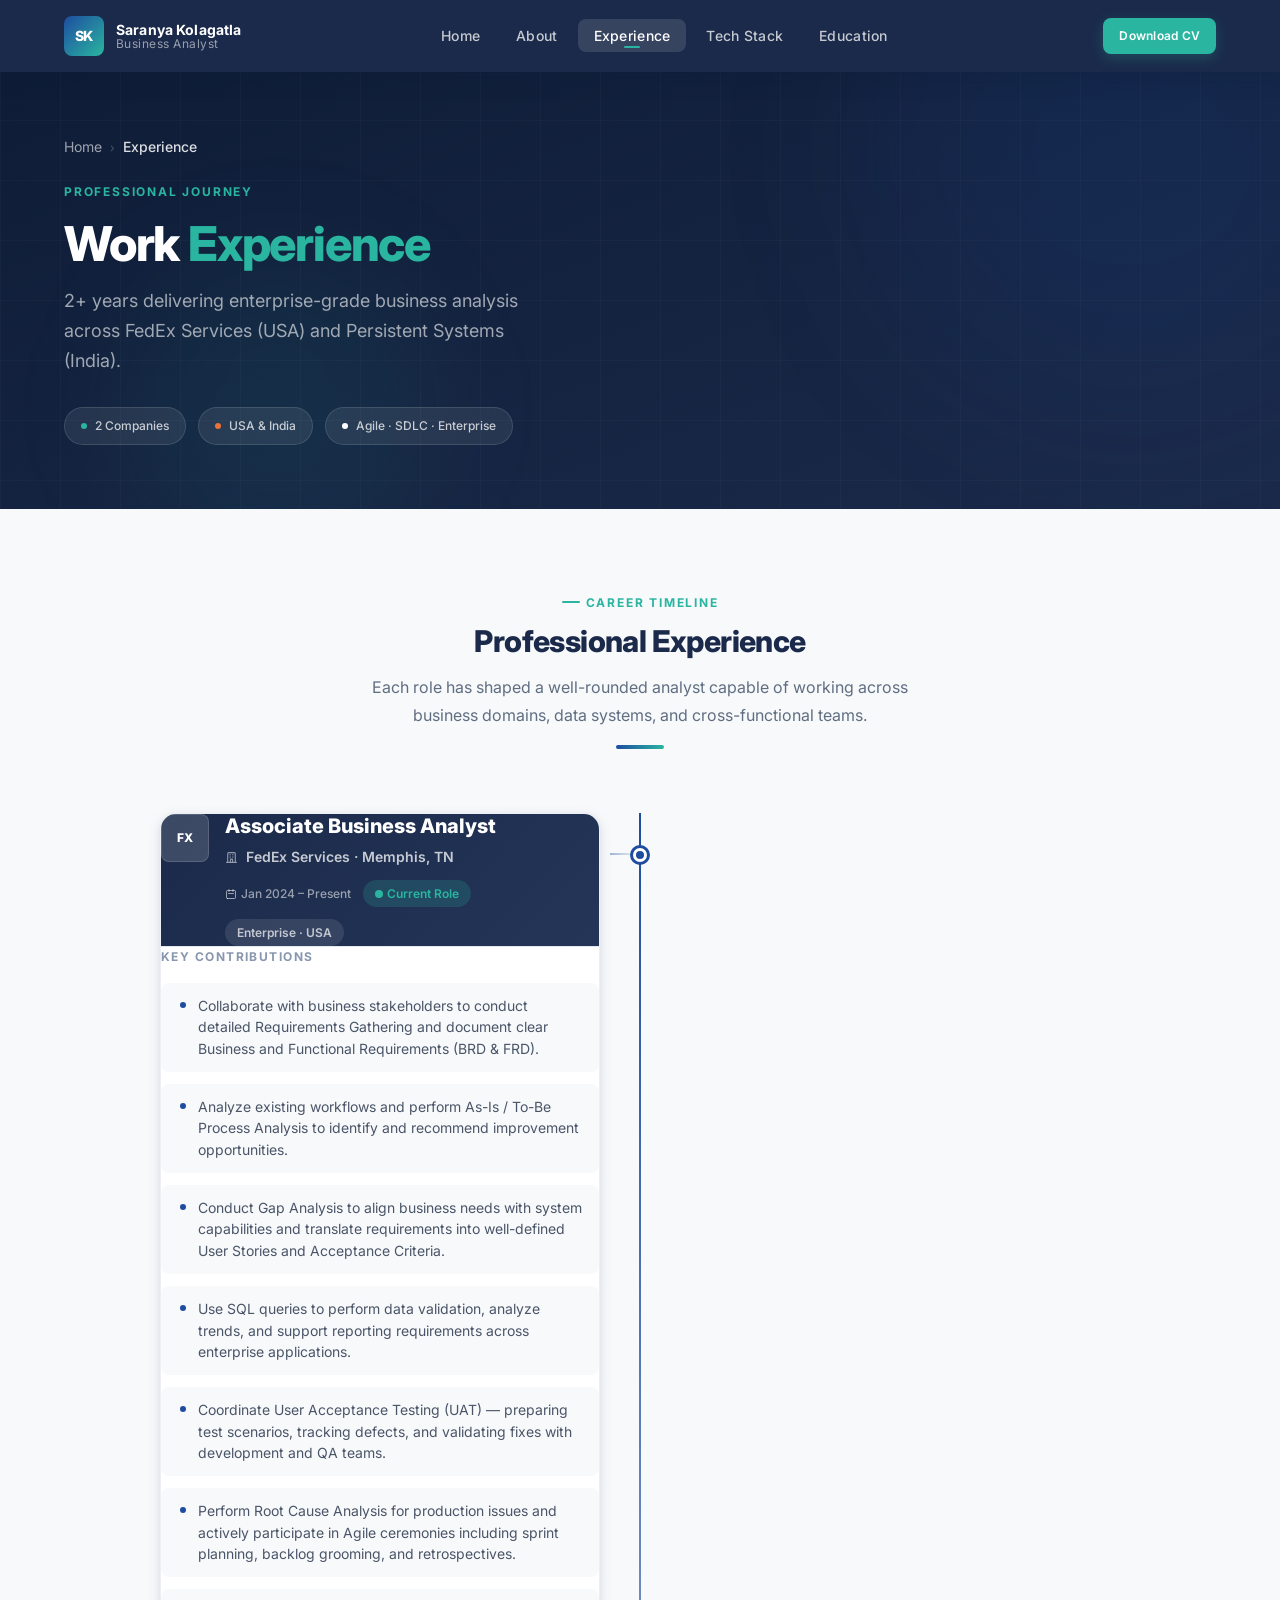
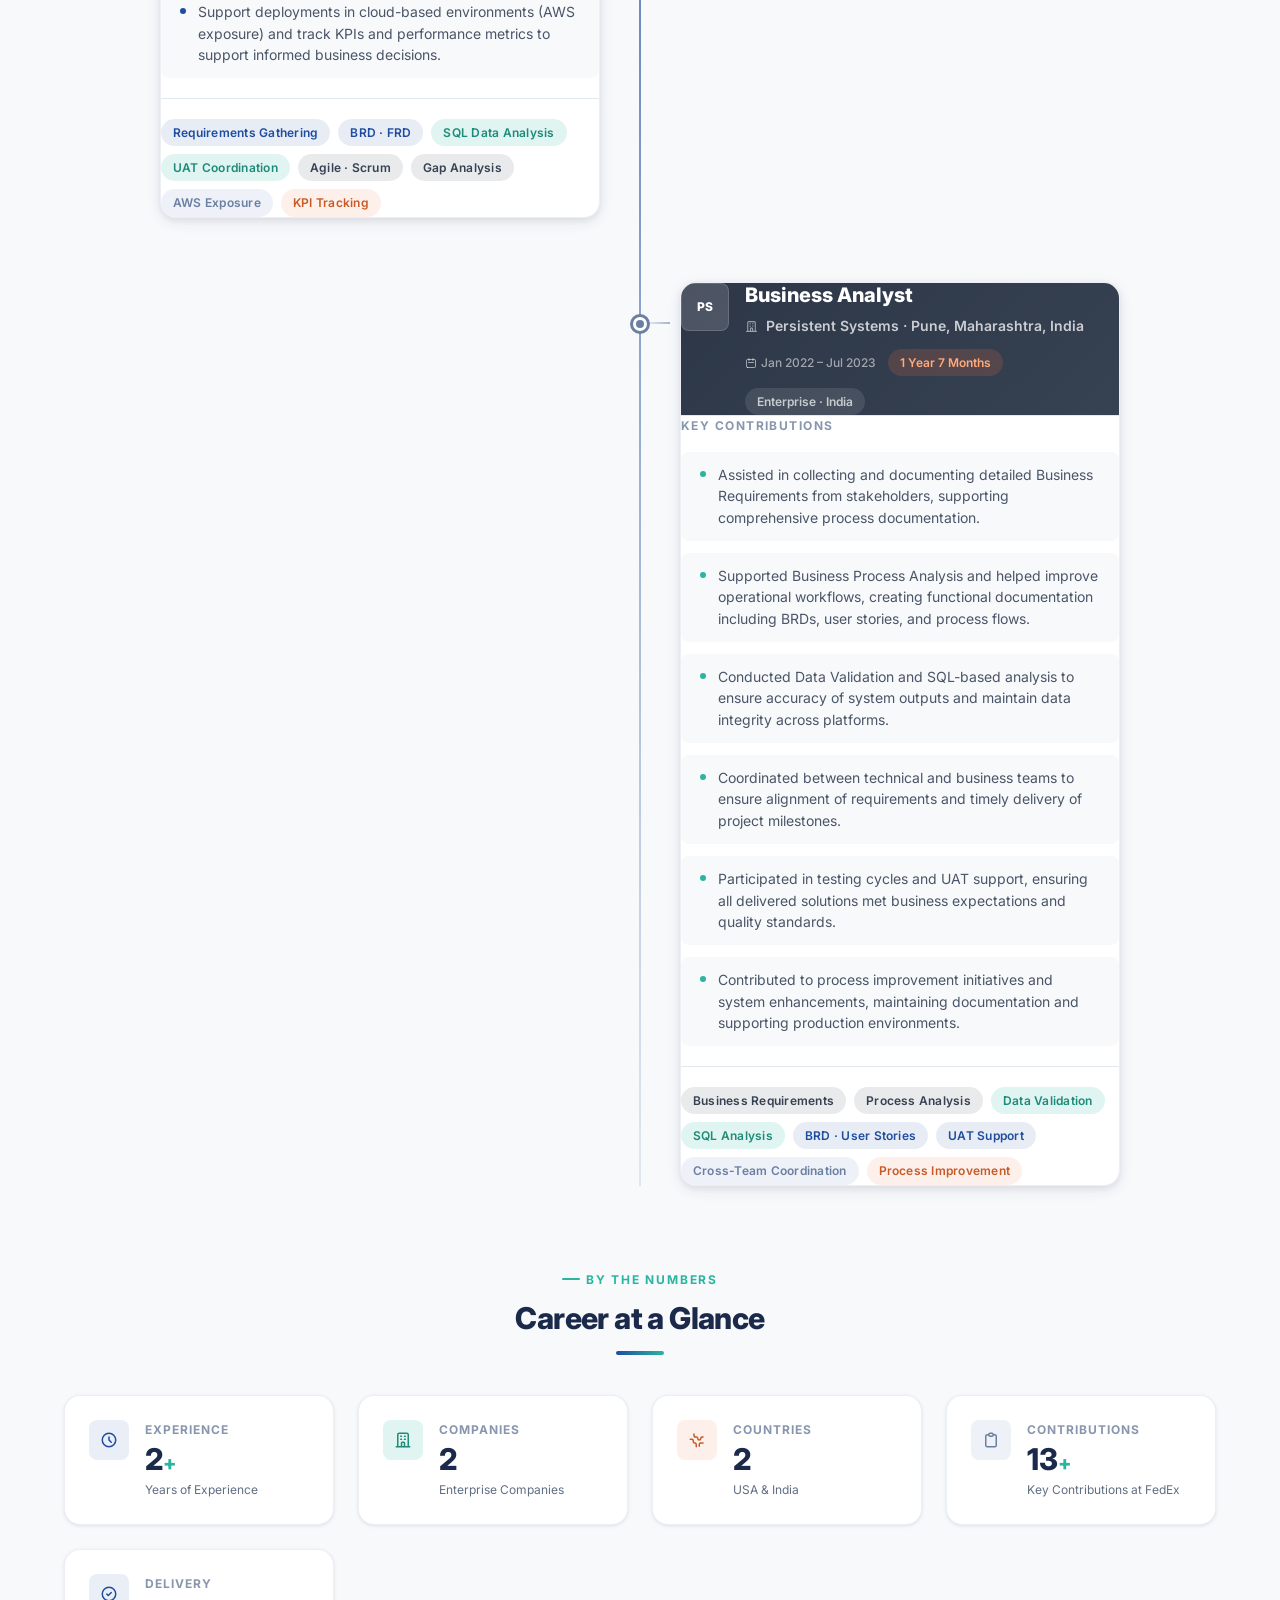
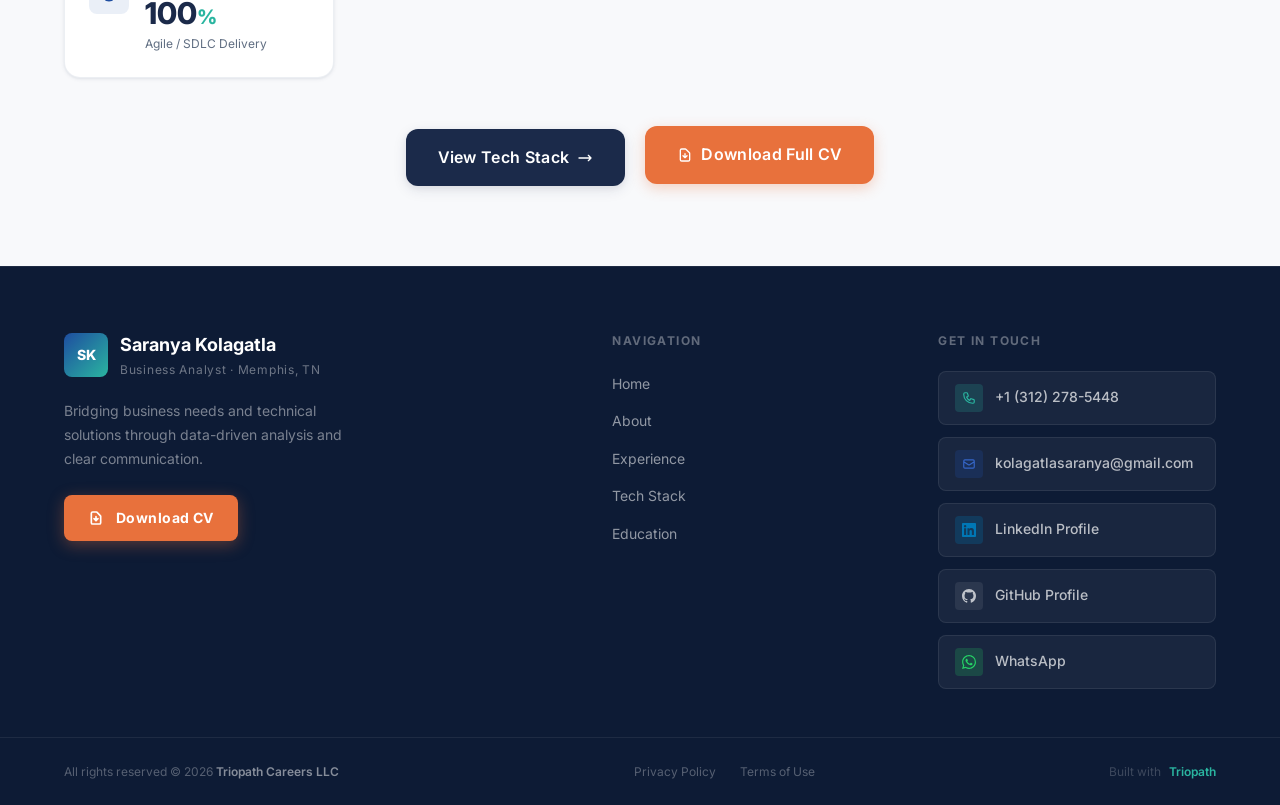
<file: experience.html>
<!DOCTYPE html>
<html lang="en">
<head>
  <meta charset="UTF-8" />
  <meta name="viewport" content="width=device-width, initial-scale=1.0" />
  <meta name="description" content="Experience — Saranya Kolagatla. Associate Business Analyst at FedEx Services and Business Analyst at Persistent Systems." />
  <title>Experience | Saranya Kolagatla</title>
  <link rel="preconnect" href="https://fonts.googleapis.com" />
  <link rel="preconnect" href="https://fonts.gstatic.com" crossorigin />
  <link href="https://fonts.googleapis.com/css2?family=Inter:wght@300;400;500;600;700;800;900&display=swap" rel="stylesheet" />
  <link rel="stylesheet" href="css/styles.css" />
  <link rel="icon" href="assets/favicon.svg" type="image/svg+xml" />
</head>
<body>

  <!-- ============================================================
       NAVBAR
       ============================================================ -->
  <nav class="navbar page-solid" id="navbar" aria-label="Main Navigation">
    <div class="nav-inner">
      <a href="index.html" class="nav-logo" aria-label="Home">
        <div class="nav-logo-mark">SK</div>
        <div class="nav-logo-text">
          <span class="nav-logo-name">Saranya Kolagatla</span>
          <span class="nav-logo-role">Business Analyst</span>
        </div>
      </a>
      <ul class="nav-links" role="list">
        <li><a href="index.html"       class="nav-link">Home</a></li>
        <li><a href="about.html"       class="nav-link">About</a></li>
        <li><a href="experience.html"  class="nav-link active">Experience</a></li>
        <li><a href="techstack.html"   class="nav-link">Tech Stack</a></li>
        <li><a href="education.html"   class="nav-link">Education</a></li>
      </ul>
      <div class="nav-cta">
        <a href="assets/Saranya_Kolagatla_CV.pdf" class="btn btn-teal btn-sm" download>Download CV</a>
      </div>
      <button class="nav-hamburger" id="nav-hamburger" aria-expanded="false" aria-label="Toggle menu">
        <span class="hamburger-line"></span>
        <span class="hamburger-line"></span>
        <span class="hamburger-line"></span>
      </button>
    </div>
  </nav>

  <!-- Mobile Menu -->
  <div class="nav-mobile" id="nav-mobile" role="navigation">
    <a href="index.html"      class="nav-link mobile-nav-link">Home</a>
    <a href="about.html"      class="nav-link mobile-nav-link">About</a>
    <a href="experience.html" class="nav-link mobile-nav-link active">Experience</a>
    <a href="techstack.html"  class="nav-link mobile-nav-link">Tech Stack</a>
    <a href="education.html"  class="nav-link mobile-nav-link">Education</a>
    <a href="assets/Saranya_Kolagatla_CV.pdf" class="btn btn-teal" download>Download CV</a>
  </div>

  <!-- ============================================================
       PAGE HERO
       ============================================================ -->
  <section class="page-hero">
    <div class="page-hero-blob" aria-hidden="true"></div>
    <!-- Second decorative blob -->
    <div style="position:absolute;width:300px;height:300px;background:rgba(42,181,160,.08);border-radius:50%;filter:blur(60px);bottom:-50px;left:10%;pointer-events:none;" aria-hidden="true"></div>
    <div class="container page-hero-inner">
      <nav class="page-breadcrumb" aria-label="Breadcrumb">
        <span class="breadcrumb-item"><a href="index.html">Home</a></span>
        <span class="breadcrumb-sep" aria-hidden="true">›</span>
        <span class="breadcrumb-item current" aria-current="page">Experience</span>
      </nav>
      <p class="page-hero-eyebrow">Professional Journey</p>
      <h1 class="page-hero-title">Work <span>Experience</span></h1>
      <p class="page-hero-subtitle">
        2+ years delivering enterprise-grade business analysis across
        FedEx Services (USA) and Persistent Systems (India).
      </p>

      <!-- Summary chips -->
      <div style="display:flex;flex-wrap:wrap;gap:var(--sp-3);margin-top:var(--sp-8);">
        <span style="display:inline-flex;align-items:center;gap:var(--sp-2);background:rgba(255,255,255,.08);border:1px solid rgba(255,255,255,.12);border-radius:var(--r-full);padding:var(--sp-2) var(--sp-4);font-size:var(--text-xs);color:rgba(255,255,255,.75);font-weight:500;">
          <span style="width:6px;height:6px;background:var(--teal);border-radius:50%;display:inline-block;"></span>
          2 Companies
        </span>
        <span style="display:inline-flex;align-items:center;gap:var(--sp-2);background:rgba(255,255,255,.08);border:1px solid rgba(255,255,255,.12);border-radius:var(--r-full);padding:var(--sp-2) var(--sp-4);font-size:var(--text-xs);color:rgba(255,255,255,.75);font-weight:500;">
          <span style="width:6px;height:6px;background:var(--orange);border-radius:50%;display:inline-block;"></span>
          USA & India
        </span>
        <span style="display:inline-flex;align-items:center;gap:var(--sp-2);background:rgba(255,255,255,.08);border:1px solid rgba(255,255,255,.12);border-radius:var(--r-full);padding:var(--sp-2) var(--sp-4);font-size:var(--text-xs);color:rgba(255,255,255,.75);font-weight:500;">
          <span style="width:6px;height:6px;background:#fff;border-radius:50%;display:inline-block;"></span>
          Agile · SDLC · Enterprise
        </span>
      </div>
    </div>
  </section>

  <!-- ============================================================
       EXPERIENCE MAIN
       ============================================================ -->
  <section class="section-pad" style="background:var(--bg-primary);">
    <div class="container">

      <!-- Intro -->
      <div class="experience-intro anim-fade-up">
        <span class="section-eyebrow">Career Timeline</span>
        <h2 class="section-title" style="font-size:var(--text-3xl);">Professional Experience</h2>
        <p class="section-subtitle" style="margin:var(--sp-4) auto 0;font-size:var(--text-base);">
          Each role has shaped a well-rounded analyst capable of working across business domains,
          data systems, and cross-functional teams.
        </p>
        <div class="section-divider" style="margin:var(--sp-4) auto 0;"></div>
      </div>

      <!-- ============================================================
           TIMELINE
           ============================================================ -->
      <div class="timeline">

        <!-- ── ENTRY 1: FedEx — LEFT ALIGNED ────────────────────── -->
        <div class="tl-entry tl-left anim-fade-left">
          <div class="tl-dot" aria-hidden="true"></div>
          <div class="tl-connector" aria-hidden="true"></div>

          <div class="tl-card">

            <!-- Header -->
            <div class="tl-card-header">
              <div class="company-logo" aria-label="FedEx logo">FX</div>
              <div class="tl-header-content">
                <h2 class="tl-role">Associate Business Analyst</h2>
                <p class="tl-company">
                  <svg width="13" height="13" fill="none" viewBox="0 0 24 24" stroke="currentColor" stroke-width="2" style="display:inline;opacity:.7;vertical-align:-2px;"><path stroke-linecap="round" stroke-linejoin="round" d="M19 21V5a2 2 0 00-2-2H7a2 2 0 00-2 2v16m14 0h2m-2 0h-5m-9 0H3m2 0h5M9 7h1m-1 4h1m4-4h1m-1 4h1m-5 10v-5a1 1 0 011-1h2a1 1 0 011 1v5m-4 0h4"/></svg>
                  &nbsp;FedEx Services · Memphis, TN
                </p>
                <div class="tl-meta">
                  <span class="tl-meta-item">
                    <svg width="12" height="12" fill="none" viewBox="0 0 24 24" stroke="currentColor" stroke-width="2"><path stroke-linecap="round" stroke-linejoin="round" d="M8 7V3m8 4V3m-9 8h10M5 21h14a2 2 0 002-2V7a2 2 0 00-2-2H5a2 2 0 00-2 2v12a2 2 0 002 2z"/></svg>
                    Jan 2024 – Present
                  </span>
                  <span class="tl-meta-badge current">
                    <svg width="8" height="8" viewBox="0 0 8 8" fill="currentColor"><circle cx="4" cy="4" r="4"/></svg>
                    Current Role
                  </span>
                  <span class="tl-meta-badge" style="background:rgba(255,255,255,.1);color:rgba(255,255,255,.7);">
                    Enterprise · USA
                  </span>
                </div>
              </div>
            </div>

            <!-- Body -->
            <div class="tl-card-body">
              <p class="tl-contributions-title">Key Contributions</p>
              <div class="tl-contributions">

                <div class="tl-contribution-item">
                  <span class="tl-contrib-dot"></span>
                  Collaborate with business stakeholders to conduct detailed Requirements Gathering and document clear Business and Functional Requirements (BRD & FRD).
                </div>
                <div class="tl-contribution-item">
                  <span class="tl-contrib-dot"></span>
                  Analyze existing workflows and perform As-Is / To-Be Process Analysis to identify and recommend improvement opportunities.
                </div>
                <div class="tl-contribution-item">
                  <span class="tl-contrib-dot"></span>
                  Conduct Gap Analysis to align business needs with system capabilities and translate requirements into well-defined User Stories and Acceptance Criteria.
                </div>
                <div class="tl-contribution-item">
                  <span class="tl-contrib-dot"></span>
                  Use SQL queries to perform data validation, analyze trends, and support reporting requirements across enterprise applications.
                </div>
                <div class="tl-contribution-item">
                  <span class="tl-contrib-dot"></span>
                  Coordinate User Acceptance Testing (UAT) — preparing test scenarios, tracking defects, and validating fixes with development and QA teams.
                </div>
                <div class="tl-contribution-item">
                  <span class="tl-contrib-dot"></span>
                  Perform Root Cause Analysis for production issues and actively participate in Agile ceremonies including sprint planning, backlog grooming, and retrospectives.
                </div>
                <div class="tl-contribution-item">
                  <span class="tl-contrib-dot"></span>
                  Support deployments in cloud-based environments (AWS exposure) and track KPIs and performance metrics to support informed business decisions.
                </div>

              </div>

              <!-- Tags -->
              <div class="tl-tags">
                <span class="badge badge-navy">Requirements Gathering</span>
                <span class="badge badge-navy">BRD · FRD</span>
                <span class="badge badge-teal">SQL Data Analysis</span>
                <span class="badge badge-teal">UAT Coordination</span>
                <span class="badge badge-charcoal">Agile · Scrum</span>
                <span class="badge badge-charcoal">Gap Analysis</span>
                <span class="badge badge-slate">AWS Exposure</span>
                <span class="badge badge-orange">KPI Tracking</span>
              </div>
            </div>

          </div><!-- /tl-card -->
        </div><!-- /tl-entry (FedEx) -->


        <!-- ── ENTRY 2: Persistent Systems — RIGHT ALIGNED ──────── -->
        <div class="tl-entry tl-right anim-fade-right delay-2">
          <div class="tl-dot" style="border-color:var(--slate-blue);" aria-hidden="true">
            <style>.tl-right .tl-dot::after{background:var(--slate-blue);}</style>
          </div>
          <div class="tl-connector" aria-hidden="true"></div>

          <div class="tl-card">

            <!-- Header -->
            <div class="tl-card-header">
              <div class="company-logo" aria-label="Persistent Systems logo">PS</div>
              <div class="tl-header-content">
                <h2 class="tl-role">Business Analyst</h2>
                <p class="tl-company">
                  <svg width="13" height="13" fill="none" viewBox="0 0 24 24" stroke="currentColor" stroke-width="2" style="display:inline;opacity:.7;vertical-align:-2px;"><path stroke-linecap="round" stroke-linejoin="round" d="M19 21V5a2 2 0 00-2-2H7a2 2 0 00-2 2v16m14 0h2m-2 0h-5m-9 0H3m2 0h5M9 7h1m-1 4h1m4-4h1m-1 4h1m-5 10v-5a1 1 0 011-1h2a1 1 0 011 1v5m-4 0h4"/></svg>
                  &nbsp;Persistent Systems · Pune, Maharashtra, India
                </p>
                <div class="tl-meta">
                  <span class="tl-meta-item">
                    <svg width="12" height="12" fill="none" viewBox="0 0 24 24" stroke="currentColor" stroke-width="2"><path stroke-linecap="round" stroke-linejoin="round" d="M8 7V3m8 4V3m-9 8h10M5 21h14a2 2 0 002-2V7a2 2 0 00-2-2H5a2 2 0 00-2 2v12a2 2 0 002 2z"/></svg>
                    Jan 2022 – Jul 2023
                  </span>
                  <span class="tl-meta-badge past">
                    1 Year 7 Months
                  </span>
                  <span class="tl-meta-badge" style="background:rgba(255,255,255,.1);color:rgba(255,255,255,.7);">
                    Enterprise · India
                  </span>
                </div>
              </div>
            </div>

            <!-- Body -->
            <div class="tl-card-body">
              <p class="tl-contributions-title">Key Contributions</p>
              <div class="tl-contributions">

                <div class="tl-contribution-item">
                  <span class="tl-contrib-dot"></span>
                  Assisted in collecting and documenting detailed Business Requirements from stakeholders, supporting comprehensive process documentation.
                </div>
                <div class="tl-contribution-item">
                  <span class="tl-contrib-dot"></span>
                  Supported Business Process Analysis and helped improve operational workflows, creating functional documentation including BRDs, user stories, and process flows.
                </div>
                <div class="tl-contribution-item">
                  <span class="tl-contrib-dot"></span>
                  Conducted Data Validation and SQL-based analysis to ensure accuracy of system outputs and maintain data integrity across platforms.
                </div>
                <div class="tl-contribution-item">
                  <span class="tl-contrib-dot"></span>
                  Coordinated between technical and business teams to ensure alignment of requirements and timely delivery of project milestones.
                </div>
                <div class="tl-contribution-item">
                  <span class="tl-contrib-dot"></span>
                  Participated in testing cycles and UAT support, ensuring all delivered solutions met business expectations and quality standards.
                </div>
                <div class="tl-contribution-item">
                  <span class="tl-contrib-dot"></span>
                  Contributed to process improvement initiatives and system enhancements, maintaining documentation and supporting production environments.
                </div>

              </div>

              <!-- Tags -->
              <div class="tl-tags">
                <span class="badge badge-charcoal">Business Requirements</span>
                <span class="badge badge-charcoal">Process Analysis</span>
                <span class="badge badge-teal">Data Validation</span>
                <span class="badge badge-teal">SQL Analysis</span>
                <span class="badge badge-navy">BRD · User Stories</span>
                <span class="badge badge-navy">UAT Support</span>
                <span class="badge badge-slate">Cross-Team Coordination</span>
                <span class="badge badge-orange">Process Improvement</span>
              </div>
            </div>

          </div><!-- /tl-card -->
        </div><!-- /tl-entry (Persistent) -->

      </div><!-- /timeline -->

      <!-- ── CAREER SUMMARY METRICS ─────────────────────────────── -->
      <div style="margin-top:var(--sp-20);" class="anim-fade-up">
        <div style="text-align:center;margin-bottom:var(--sp-10);">
          <span class="section-eyebrow">By the Numbers</span>
          <h2 class="section-title" style="font-size:var(--text-3xl);">Career at a Glance</h2>
          <div class="section-divider" style="margin:var(--sp-4) auto 0;"></div>
        </div>

        <div style="display:grid;grid-template-columns:repeat(auto-fit,minmax(220px,1fr));gap:var(--sp-6);">

          <!-- Stat 1 -->
          <div class="card" style="padding:var(--sp-6);">
            <div style="display:flex;align-items:flex-start;gap:var(--sp-4);">
              <div style="width:40px;height:40px;background:rgba(30,77,160,.09);border-radius:var(--r-md);display:flex;align-items:center;justify-content:center;flex-shrink:0;">
                <svg width="18" height="18" fill="none" viewBox="0 0 24 24" stroke="#1E4DA0" stroke-width="2"><path stroke-linecap="round" stroke-linejoin="round" d="M12 8v4l3 3m6-3a9 9 0 11-18 0 9 9 0 0118 0z"/></svg>
              </div>
              <div>
                <div style="font-size:var(--text-xs);font-weight:700;color:var(--slate-400);letter-spacing:0.08em;text-transform:uppercase;margin-bottom:var(--sp-1);">Experience</div>
                <div style="font-family:var(--font-primary);font-size:var(--text-3xl);font-weight:800;color:var(--navy-800);line-height:1.1;">2<span style="color:var(--teal);font-size:var(--text-xl);">+</span></div>
                <div style="font-size:var(--text-xs);color:var(--slate-500);margin-top:var(--sp-1);">Years of Experience</div>
              </div>
            </div>
          </div>

          <!-- Stat 2 -->
          <div class="card" style="padding:var(--sp-6);">
            <div style="display:flex;align-items:flex-start;gap:var(--sp-4);">
              <div style="width:40px;height:40px;background:var(--teal-light);border-radius:var(--r-md);display:flex;align-items:center;justify-content:center;flex-shrink:0;">
                <svg width="18" height="18" fill="none" viewBox="0 0 24 24" stroke="#1E8A7A" stroke-width="2"><path stroke-linecap="round" stroke-linejoin="round" d="M19 21V5a2 2 0 00-2-2H7a2 2 0 00-2 2v16m14 0h2m-2 0h-5m-9 0H3m2 0h5M9 7h1m-1 4h1m4-4h1m-1 4h1m-5 10v-5a1 1 0 011-1h2a1 1 0 011 1v5m-4 0h4"/></svg>
              </div>
              <div>
                <div style="font-size:var(--text-xs);font-weight:700;color:var(--slate-400);letter-spacing:0.08em;text-transform:uppercase;margin-bottom:var(--sp-1);">Companies</div>
                <div style="font-family:var(--font-primary);font-size:var(--text-3xl);font-weight:800;color:var(--navy-800);line-height:1.1;">2</div>
                <div style="font-size:var(--text-xs);color:var(--slate-500);margin-top:var(--sp-1);">Enterprise Companies</div>
              </div>
            </div>
          </div>

          <!-- Stat 3 -->
          <div class="card" style="padding:var(--sp-6);">
            <div style="display:flex;align-items:flex-start;gap:var(--sp-4);">
              <div style="width:40px;height:40px;background:var(--orange-light);border-radius:var(--r-md);display:flex;align-items:center;justify-content:center;flex-shrink:0;">
                <svg width="18" height="18" fill="none" viewBox="0 0 24 24" stroke="#C85A28" stroke-width="2"><path stroke-linecap="round" stroke-linejoin="round" d="M3.055 11H5a2 2 0 012 2v1a2 2 0 002 2 2 2 0 012 2v2.945M8 3.935V5.5A2.5 2.5 0 0010.5 8h.5a2 2 0 012 2 2 2 0 104 0 2 2 0 012-2h1.064M15 20.488V18a2 2 0 012-2h3.064"/></svg>
              </div>
              <div>
                <div style="font-size:var(--text-xs);font-weight:700;color:var(--slate-400);letter-spacing:0.08em;text-transform:uppercase;margin-bottom:var(--sp-1);">Countries</div>
                <div style="font-family:var(--font-primary);font-size:var(--text-3xl);font-weight:800;color:var(--navy-800);line-height:1.1;">2</div>
                <div style="font-size:var(--text-xs);color:var(--slate-500);margin-top:var(--sp-1);">USA &amp; India</div>
              </div>
            </div>
          </div>

          <!-- Stat 4 -->
          <div class="card" style="padding:var(--sp-6);">
            <div style="display:flex;align-items:flex-start;gap:var(--sp-4);">
              <div style="width:40px;height:40px;background:var(--slate-blue-l);border-radius:var(--r-md);display:flex;align-items:center;justify-content:center;flex-shrink:0;">
                <svg width="18" height="18" fill="none" viewBox="0 0 24 24" stroke="#6B7FA3" stroke-width="2"><path stroke-linecap="round" stroke-linejoin="round" d="M9 5H7a2 2 0 00-2 2v12a2 2 0 002 2h10a2 2 0 002-2V7a2 2 0 00-2-2h-2M9 5a2 2 0 002 2h2a2 2 0 002-2M9 5a2 2 0 012-2h2a2 2 0 012 2"/></svg>
              </div>
              <div>
                <div style="font-size:var(--text-xs);font-weight:700;color:var(--slate-400);letter-spacing:0.08em;text-transform:uppercase;margin-bottom:var(--sp-1);">Contributions</div>
                <div style="font-family:var(--font-primary);font-size:var(--text-3xl);font-weight:800;color:var(--navy-800);line-height:1.1;">13<span style="color:var(--teal);font-size:var(--text-xl);">+</span></div>
                <div style="font-size:var(--text-xs);color:var(--slate-500);margin-top:var(--sp-1);">Key Contributions at FedEx</div>
              </div>
            </div>
          </div>

          <!-- Stat 5 -->
          <div class="card" style="padding:var(--sp-6);">
            <div style="display:flex;align-items:flex-start;gap:var(--sp-4);">
              <div style="width:40px;height:40px;background:rgba(30,77,160,.09);border-radius:var(--r-md);display:flex;align-items:center;justify-content:center;flex-shrink:0;">
                <svg width="18" height="18" fill="none" viewBox="0 0 24 24" stroke="#1E4DA0" stroke-width="2"><path stroke-linecap="round" stroke-linejoin="round" d="M9 12l2 2 4-4m6 2a9 9 0 11-18 0 9 9 0 0118 0z"/></svg>
              </div>
              <div>
                <div style="font-size:var(--text-xs);font-weight:700;color:var(--slate-400);letter-spacing:0.08em;text-transform:uppercase;margin-bottom:var(--sp-1);">Delivery</div>
                <div style="font-family:var(--font-primary);font-size:var(--text-3xl);font-weight:800;color:var(--navy-800);line-height:1.1;">100<span style="color:var(--teal);font-size:var(--text-xl);">%</span></div>
                <div style="font-size:var(--text-xs);color:var(--slate-500);margin-top:var(--sp-1);">Agile / SDLC Delivery</div>
              </div>
            </div>
          </div>

        </div>
      </div>

      <!-- CTA -->
      <div style="text-align:center;margin-top:var(--sp-12);" class="anim-fade-up">
        <a href="techstack.html" class="btn btn-primary btn-lg" style="margin-right:var(--sp-4);">
          View Tech Stack
          <svg width="16" height="16" fill="none" viewBox="0 0 24 24" stroke="currentColor" stroke-width="2"><path stroke-linecap="round" stroke-linejoin="round" d="M17 8l4 4m0 0l-4 4m4-4H3"/></svg>
        </a>
        <a href="assets/Saranya_Kolagatla_CV.pdf" class="btn btn-accent btn-lg" download>
          <svg width="16" height="16" fill="none" viewBox="0 0 24 24" stroke="currentColor" stroke-width="2"><path stroke-linecap="round" stroke-linejoin="round" d="M12 10v6m0 0l-3-3m3 3l3-3m2 8H7a2 2 0 01-2-2V5a2 2 0 012-2h5.586a1 1 0 01.707.293l5.414 5.414a1 1 0 01.293.707V19a2 2 0 01-2 2z"/></svg>
          Download Full CV
        </a>
      </div>

    </div>
  </section>

  <!-- ============================================================
       FOOTER
       ============================================================ -->
  <footer class="footer" aria-label="Site Footer">
    <div class="footer-main">
      <div class="container">
        <div class="footer-grid">
          <div class="footer-brand">
            <div class="footer-logo">
              <div class="footer-logo-mark">SK</div>
              <div>
                <div class="footer-brand-name">Saranya Kolagatla</div>
                <div class="footer-brand-role">Business Analyst · Memphis, TN</div>
              </div>
            </div>
            <p class="footer-tagline">Bridging business needs and technical solutions through data-driven analysis and clear communication.</p>
            <a href="assets/Saranya_Kolagatla_CV.pdf" class="footer-cv-btn" download>
              <svg width="16" height="16" fill="none" viewBox="0 0 24 24" stroke="currentColor" stroke-width="2.5"><path stroke-linecap="round" stroke-linejoin="round" d="M12 10v6m0 0l-3-3m3 3l3-3m2 8H7a2 2 0 01-2-2V5a2 2 0 012-2h5.586a1 1 0 01.707.293l5.414 5.414a1 1 0 01.293.707V19a2 2 0 01-2 2z"/></svg>
              Download CV
            </a>
          </div>
          <div>
            <h4 class="footer-col-title">Navigation</h4>
            <ul class="footer-links">
              <li><a href="index.html"      class="footer-link">Home</a></li>
              <li><a href="about.html"      class="footer-link">About</a></li>
              <li><a href="experience.html" class="footer-link">Experience</a></li>
              <li><a href="techstack.html"  class="footer-link">Tech Stack</a></li>
              <li><a href="education.html"  class="footer-link">Education</a></li>
            </ul>
          </div>
          <div>
            <h4 class="footer-col-title">Get In Touch</h4>
            <div class="footer-contacts">
              <a href="tel:+13122785448" class="contact-btn"><span class="contact-btn-icon call"><svg width="14" height="14" fill="none" viewBox="0 0 24 24" stroke="#2AB5A0" stroke-width="2"><path stroke-linecap="round" stroke-linejoin="round" d="M3 5a2 2 0 012-2h3.28a1 1 0 01.948.684l1.498 4.493a1 1 0 01-.502 1.21l-2.257 1.13a11.042 11.042 0 005.516 5.516l1.13-2.257a1 1 0 011.21-.502l4.493 1.498a1 1 0 01.684.949V19a2 2 0 01-2 2h-1C9.716 21 3 14.284 3 6V5z"/></svg></span>+1 (312) 278-5448</a>
              <a href="mailto:kolagatlasaranya@gmail.com" class="contact-btn"><span class="contact-btn-icon email"><svg width="14" height="14" fill="none" viewBox="0 0 24 24" stroke="#3566C8" stroke-width="2"><path stroke-linecap="round" stroke-linejoin="round" d="M3 8l7.89 5.26a2 2 0 002.22 0L21 8M5 19h14a2 2 0 002-2V7a2 2 0 00-2-2H5a2 2 0 00-2 2v10a2 2 0 002 2z"/></svg></span>kolagatlasaranya@gmail.com</a>
              <a href="https://www.linkedin.com/in/saranya-kolagatla-1b3b88381/" data-contact="linkedin" target="_blank" class="contact-btn"><span class="contact-btn-icon linkedin"><svg width="14" height="14" viewBox="0 0 24 24" fill="#0077B5"><path d="M20.447 20.452h-3.554v-5.569c0-1.328-.027-3.037-1.852-3.037-1.853 0-2.136 1.445-2.136 2.939v5.667H9.351V9h3.414v1.561h.046c.477-.9 1.637-1.85 3.37-1.85 3.601 0 4.267 2.37 4.267 5.455v6.286zM5.337 7.433a2.062 2.062 0 01-2.063-2.065 2.064 2.064 0 112.063 2.065zm1.782 13.019H3.555V9h3.564v11.452zM22.225 0H1.771C.792 0 0 .774 0 1.729v20.542C0 23.227.792 24 1.771 24h20.451C23.2 24 24 23.227 24 22.271V1.729C24 .774 23.2 0 22.222 0h.003z"/></svg></span>LinkedIn Profile</a>
              <a href="https://github.com/kolagatlasaranya" data-contact="github" target="_blank" class="contact-btn"><span class="contact-btn-icon github"><svg width="14" height="14" viewBox="0 0 24 24" fill="rgba(255,255,255,.7)"><path d="M12 0c-6.626 0-12 5.373-12 12 0 5.302 3.438 9.8 8.207 11.387.599.111.793-.261.793-.577v-2.234c-3.338.726-4.033-1.416-4.033-1.416-.546-1.387-1.333-1.756-1.333-1.756-1.089-.745.083-.729.083-.729 1.205.084 1.839 1.237 1.839 1.237 1.07 1.834 2.807 1.304 3.492.997.107-.775.418-1.305.762-1.604-2.665-.305-5.467-1.334-5.467-5.931 0-1.311.469-2.381 1.236-3.221-.124-.303-.535-1.524.117-3.176 0 0 1.008-.322 3.301 1.23.957-.266 1.983-.399 3.003-.404 1.02.005 2.047.138 3.006.404 2.291-1.552 3.297-1.23 3.297-1.23.653 1.653.242 2.874.118 3.176.77.84 1.235 1.911 1.235 3.221 0 4.609-2.807 5.624-5.479 5.921.43.372.823 1.102.823 2.222v3.293c0 .319.192.694.801.576 4.765-1.589 8.199-6.086 8.199-11.386 0-6.627-5.373-12-12-12z"/></svg></span>GitHub Profile</a>
              <a href="#" id="whatsapp-btn" target="_blank" class="contact-btn"><span class="contact-btn-icon whatsapp"><svg width="14" height="14" viewBox="0 0 24 24" fill="#25D366"><path d="M17.472 14.382c-.297-.149-1.758-.867-2.03-.967-.273-.099-.471-.148-.67.15-.197.297-.767.966-.94 1.164-.173.199-.347.223-.644.075-.297-.15-1.255-.463-2.39-1.475-.883-.788-1.48-1.761-1.653-2.059-.173-.297-.018-.458.13-.606.134-.133.298-.347.446-.52.149-.174.198-.298.298-.497.099-.198.05-.371-.025-.52-.075-.149-.669-1.612-.916-2.207-.242-.579-.487-.5-.669-.51-.173-.008-.371-.01-.57-.01-.198 0-.52.074-.792.372-.272.297-1.04 1.016-1.04 2.479 0 1.462 1.065 2.875 1.213 3.074.149.198 2.096 3.2 5.077 4.487.709.306 1.262.489 1.694.625.712.227 1.36.195 1.871.118.571-.085 1.758-.719 2.006-1.413.248-.694.248-1.289.173-1.413-.074-.124-.272-.198-.57-.347m-5.421 7.403h-.004a9.87 9.87 0 01-5.031-1.378l-.361-.214-3.741.982.998-3.648-.235-.374a9.86 9.86 0 01-1.51-5.26c.001-5.45 4.436-9.884 9.888-9.884 2.64 0 5.122 1.03 6.988 2.898a9.825 9.825 0 012.893 6.994c-.003 5.45-4.437 9.884-9.885 9.884m8.413-18.297A11.815 11.815 0 0012.05 0C5.495 0 .16 5.335.157 11.892c0 2.096.547 4.142 1.588 5.945L.057 24l6.305-1.654a11.882 11.882 0 005.683 1.448h.005c6.554 0 11.89-5.335 11.893-11.893a11.821 11.821 0 00-3.48-8.413z"/></svg></span>WhatsApp</a>
            </div>
          </div>
        </div>
      </div>
    </div>
    <div class="footer-bottom">
      <div class="container">
        <div class="footer-bottom-inner">
          <p class="footer-copyright">All rights reserved &copy; <span id="current-year">2025</span> <strong>Triopath Careers LLC</strong></p>
          <div class="footer-bottom-links">
            <a href="#" class="footer-bottom-link">Privacy Policy</a>
            <a href="#" class="footer-bottom-link">Terms of Use</a>
          </div>
          <p class="powered-by">Built with <span>Triopath</span></p>
        </div>
      </div>
    </div>
  </footer>

  <script src="js/main.js"></script>
</body>
</html>
</file>
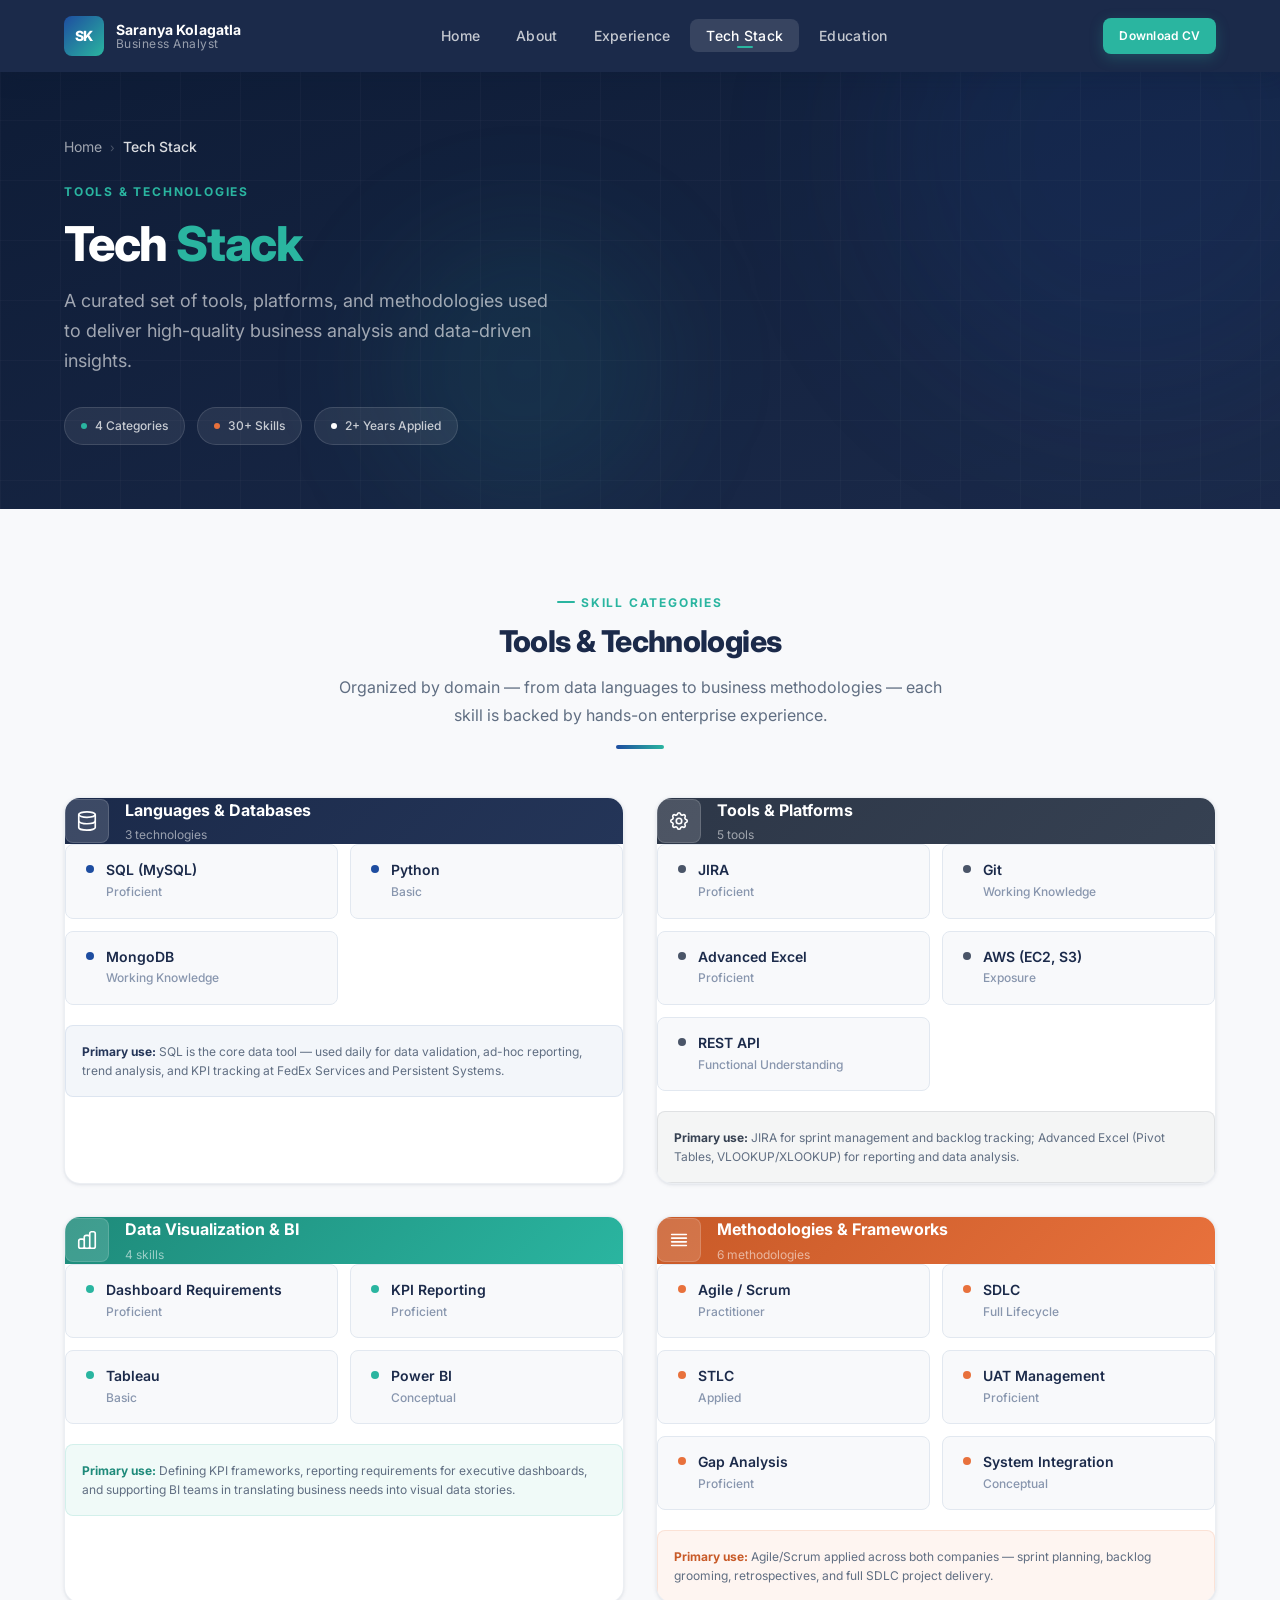
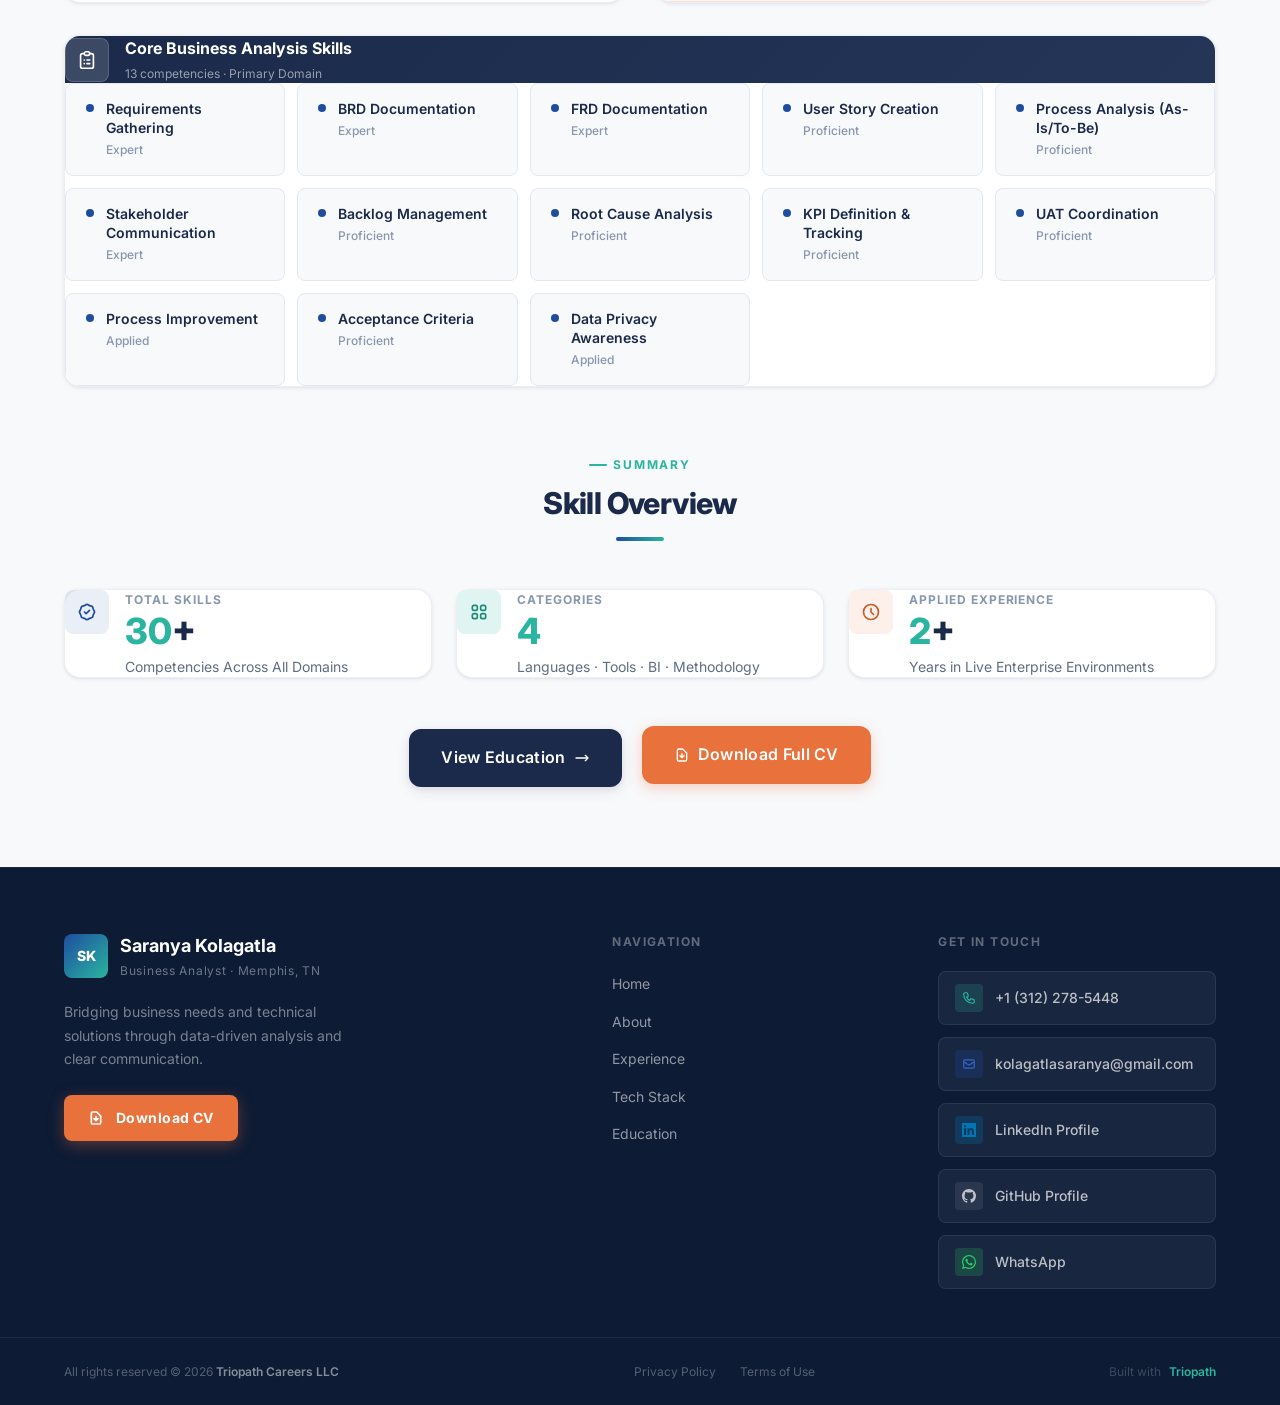
<file: techstack.html>
<!DOCTYPE html>
<html lang="en">
<head>
  <meta charset="UTF-8" />
  <meta name="viewport" content="width=device-width, initial-scale=1.0" />
  <meta name="description" content="Tech Stack — Saranya Kolagatla. SQL, Python, JIRA, AWS, Tableau, Power BI, Agile, and more." />
  <title>Tech Stack | Saranya Kolagatla</title>
  <link rel="preconnect" href="https://fonts.googleapis.com" />
  <link rel="preconnect" href="https://fonts.gstatic.com" crossorigin />
  <link href="https://fonts.googleapis.com/css2?family=Inter:wght@300;400;500;600;700;800;900&display=swap" rel="stylesheet" />
  <link rel="stylesheet" href="css/styles.css" />
  <link rel="icon" href="assets/favicon.svg" type="image/svg+xml" />
</head>
<body>

  <!-- ============================================================
       NAVBAR
       ============================================================ -->
  <nav class="navbar page-solid" id="navbar" aria-label="Main Navigation">
    <div class="nav-inner">
      <a href="index.html" class="nav-logo" aria-label="Home">
        <div class="nav-logo-mark">SK</div>
        <div class="nav-logo-text">
          <span class="nav-logo-name">Saranya Kolagatla</span>
          <span class="nav-logo-role">Business Analyst</span>
        </div>
      </a>
      <ul class="nav-links" role="list">
        <li><a href="index.html"       class="nav-link">Home</a></li>
        <li><a href="about.html"       class="nav-link">About</a></li>
        <li><a href="experience.html"  class="nav-link">Experience</a></li>
        <li><a href="techstack.html"   class="nav-link active">Tech Stack</a></li>
        <li><a href="education.html"   class="nav-link">Education</a></li>
      </ul>
      <div class="nav-cta">
        <a href="assets/Saranya_Kolagatla_CV.pdf" class="btn btn-teal btn-sm" download>Download CV</a>
      </div>
      <button class="nav-hamburger" id="nav-hamburger" aria-expanded="false" aria-label="Toggle menu">
        <span class="hamburger-line"></span>
        <span class="hamburger-line"></span>
        <span class="hamburger-line"></span>
      </button>
    </div>
  </nav>

  <!-- Mobile Menu -->
  <div class="nav-mobile" id="nav-mobile" role="navigation">
    <a href="index.html"      class="nav-link mobile-nav-link">Home</a>
    <a href="about.html"      class="nav-link mobile-nav-link">About</a>
    <a href="experience.html" class="nav-link mobile-nav-link">Experience</a>
    <a href="techstack.html"  class="nav-link mobile-nav-link active">Tech Stack</a>
    <a href="education.html"  class="nav-link mobile-nav-link">Education</a>
    <a href="assets/Saranya_Kolagatla_CV.pdf" class="btn btn-teal" download>Download CV</a>
  </div>

  <!-- ============================================================
       PAGE HERO
       ============================================================ -->
  <section class="page-hero">
    <div class="page-hero-blob" aria-hidden="true"></div>
    <div style="position:absolute;width:280px;height:280px;background:rgba(42,181,160,.09);border-radius:50%;filter:blur(60px);bottom:0;left:30%;pointer-events:none;" aria-hidden="true"></div>
    <div class="container page-hero-inner">
      <nav class="page-breadcrumb" aria-label="Breadcrumb">
        <span class="breadcrumb-item"><a href="index.html">Home</a></span>
        <span class="breadcrumb-sep" aria-hidden="true">›</span>
        <span class="breadcrumb-item current" aria-current="page">Tech Stack</span>
      </nav>
      <p class="page-hero-eyebrow">Tools & Technologies</p>
      <h1 class="page-hero-title">Tech <span>Stack</span></h1>
      <p class="page-hero-subtitle">
        A curated set of tools, platforms, and methodologies used to
        deliver high-quality business analysis and data-driven insights.
      </p>
      <div style="display:flex;flex-wrap:wrap;gap:var(--sp-3);margin-top:var(--sp-8);">
        <span style="display:inline-flex;align-items:center;gap:var(--sp-2);background:rgba(255,255,255,.08);border:1px solid rgba(255,255,255,.12);border-radius:var(--r-full);padding:var(--sp-2) var(--sp-4);font-size:var(--text-xs);color:rgba(255,255,255,.75);font-weight:500;"><span style="width:6px;height:6px;background:var(--teal);border-radius:50%;"></span>4 Categories</span>
        <span style="display:inline-flex;align-items:center;gap:var(--sp-2);background:rgba(255,255,255,.08);border:1px solid rgba(255,255,255,.12);border-radius:var(--r-full);padding:var(--sp-2) var(--sp-4);font-size:var(--text-xs);color:rgba(255,255,255,.75);font-weight:500;"><span style="width:6px;height:6px;background:var(--orange);border-radius:50%;"></span>30+ Skills</span>
        <span style="display:inline-flex;align-items:center;gap:var(--sp-2);background:rgba(255,255,255,.08);border:1px solid rgba(255,255,255,.12);border-radius:var(--r-full);padding:var(--sp-2) var(--sp-4);font-size:var(--text-xs);color:rgba(255,255,255,.75);font-weight:500;"><span style="width:6px;height:6px;background:#fff;border-radius:50%;"></span>2+ Years Applied</span>
      </div>
    </div>
  </section>

  <!-- ============================================================
       TECH STACK MAIN
       ============================================================ -->
  <section class="section-pad" style="background:var(--bg-primary);">
    <div class="container">

      <!-- Intro -->
      <div style="text-align:center;max-width:620px;margin:0 auto var(--sp-12);" class="anim-fade-up">
        <span class="section-eyebrow">Skill Categories</span>
        <h2 class="section-title" style="font-size:var(--text-3xl);">Tools & Technologies</h2>
        <p style="font-size:var(--text-base);color:var(--slate-500);margin-top:var(--sp-4);line-height:1.7;">
          Organized by domain — from data languages to business methodologies —
          each skill is backed by hands-on enterprise experience.
        </p>
        <div class="section-divider" style="margin:var(--sp-4) auto 0;"></div>
      </div>

      <!-- ── TECH STACK GRID ────────────────────────────────────── -->
      <div class="techstack-grid">

        <!-- ── CATEGORY 1: Languages & Databases (Navy) ─────────── -->
        <div class="tech-category-card navy anim-fade-up delay-1">
          <div class="tech-cat-header navy">
            <div class="tech-cat-icon">
              <!-- Database icon -->
              <svg width="22" height="22" fill="none" viewBox="0 0 24 24" stroke="#fff" stroke-width="1.8"><ellipse cx="12" cy="5" rx="9" ry="3"/><path stroke-linecap="round" stroke-linejoin="round" d="M21 12c0 1.66-4.03 3-9 3S3 13.66 3 12"/><path stroke-linecap="round" stroke-linejoin="round" d="M3 5v14c0 1.66 4.03 3 9 3s9-1.34 9-3V5"/></svg>
            </div>
            <div>
              <div class="tech-cat-title">Languages & Databases</div>
              <div class="tech-cat-count">3 technologies</div>
            </div>
          </div>
          <div class="tech-cat-body">
            <div class="tech-item-grid">

              <div class="tech-item">
                <span class="tech-item-dot"></span>
                <div>
                  <div class="tech-item-name">SQL (MySQL)</div>
                  <div class="tech-item-level">Proficient</div>
                </div>
              </div>

              <div class="tech-item">
                <span class="tech-item-dot"></span>
                <div>
                  <div class="tech-item-name">Python</div>
                  <div class="tech-item-level">Basic</div>
                </div>
              </div>

              <div class="tech-item">
                <span class="tech-item-dot"></span>
                <div>
                  <div class="tech-item-name">MongoDB</div>
                  <div class="tech-item-level">Working Knowledge</div>
                </div>
              </div>

            </div>

            <!-- Proficiency note -->
            <div style="margin-top:var(--sp-5);padding:var(--sp-4);background:rgba(30,77,160,.05);border-radius:var(--r-md);border:1px solid rgba(30,77,160,.1);">
              <p style="font-size:var(--text-xs);color:var(--slate-500);line-height:1.6;">
                <strong style="color:var(--navy-700);">Primary use:</strong> SQL is the core data tool — used daily for data validation, ad-hoc reporting, trend analysis, and KPI tracking at FedEx Services and Persistent Systems.
              </p>
            </div>
          </div>
        </div>

        <!-- ── CATEGORY 2: Tools & Platforms (Slate) ────────────── -->
        <div class="tech-category-card slate anim-fade-up delay-2">
          <div class="tech-cat-header slate">
            <div class="tech-cat-icon">
              <!-- Wrench icon -->
              <svg width="22" height="22" fill="none" viewBox="0 0 24 24" stroke="#fff" stroke-width="1.8"><path stroke-linecap="round" stroke-linejoin="round" d="M10.325 4.317c.426-1.756 2.924-1.756 3.35 0a1.724 1.724 0 002.573 1.066c1.543-.94 3.31.826 2.37 2.37a1.724 1.724 0 001.065 2.572c1.756.426 1.756 2.924 0 3.35a1.724 1.724 0 00-1.066 2.573c.94 1.543-.826 3.31-2.37 2.37a1.724 1.724 0 00-2.572 1.065c-.426 1.756-2.924 1.756-3.35 0a1.724 1.724 0 00-2.573-1.066c-1.543.94-3.31-.826-2.37-2.37a1.724 1.724 0 00-1.065-2.572c-1.756-.426-1.756-2.924 0-3.35a1.724 1.724 0 001.066-2.573c-.94-1.543.826-3.31 2.37-2.37.996.608 2.296.07 2.572-1.065z"/><circle cx="12" cy="12" r="3"/></svg>
            </div>
            <div>
              <div class="tech-cat-title">Tools & Platforms</div>
              <div class="tech-cat-count">5 tools</div>
            </div>
          </div>
          <div class="tech-cat-body">
            <div class="tech-item-grid">

              <div class="tech-item">
                <span class="tech-item-dot"></span>
                <div>
                  <div class="tech-item-name">JIRA</div>
                  <div class="tech-item-level">Proficient</div>
                </div>
              </div>

              <div class="tech-item">
                <span class="tech-item-dot"></span>
                <div>
                  <div class="tech-item-name">Git</div>
                  <div class="tech-item-level">Working Knowledge</div>
                </div>
              </div>

              <div class="tech-item">
                <span class="tech-item-dot"></span>
                <div>
                  <div class="tech-item-name">Advanced Excel</div>
                  <div class="tech-item-level">Proficient</div>
                </div>
              </div>

              <div class="tech-item">
                <span class="tech-item-dot"></span>
                <div>
                  <div class="tech-item-name">AWS (EC2, S3)</div>
                  <div class="tech-item-level">Exposure</div>
                </div>
              </div>

              <div class="tech-item">
                <span class="tech-item-dot"></span>
                <div>
                  <div class="tech-item-name">REST API</div>
                  <div class="tech-item-level">Functional Understanding</div>
                </div>
              </div>

            </div>
            <div style="margin-top:var(--sp-5);padding:var(--sp-4);background:rgba(45,55,72,.05);border-radius:var(--r-md);border:1px solid rgba(45,55,72,.1);">
              <p style="font-size:var(--text-xs);color:var(--slate-500);line-height:1.6;">
                <strong style="color:var(--slate-700);">Primary use:</strong> JIRA for sprint management and backlog tracking; Advanced Excel (Pivot Tables, VLOOKUP/XLOOKUP) for reporting and data analysis.
              </p>
            </div>
          </div>
        </div>

        <!-- ── CATEGORY 3: Data Visualization & BI (Teal) ───────── -->
        <div class="tech-category-card teal anim-fade-up delay-3">
          <div class="tech-cat-header teal">
            <div class="tech-cat-icon">
              <!-- Chart icon -->
              <svg width="22" height="22" fill="none" viewBox="0 0 24 24" stroke="#fff" stroke-width="1.8"><path stroke-linecap="round" stroke-linejoin="round" d="M9 19v-6a2 2 0 00-2-2H5a2 2 0 00-2 2v6a2 2 0 002 2h2a2 2 0 002-2zm0 0V9a2 2 0 012-2h2a2 2 0 012 2v10m-6 0a2 2 0 002 2h2a2 2 0 002-2m0 0V5a2 2 0 012-2h2a2 2 0 012 2v14a2 2 0 01-2 2h-2a2 2 0 01-2-2z"/></svg>
            </div>
            <div>
              <div class="tech-cat-title">Data Visualization & BI</div>
              <div class="tech-cat-count">4 skills</div>
            </div>
          </div>
          <div class="tech-cat-body">
            <div class="tech-item-grid">

              <div class="tech-item">
                <span class="tech-item-dot"></span>
                <div>
                  <div class="tech-item-name">Dashboard Requirements</div>
                  <div class="tech-item-level">Proficient</div>
                </div>
              </div>

              <div class="tech-item">
                <span class="tech-item-dot"></span>
                <div>
                  <div class="tech-item-name">KPI Reporting</div>
                  <div class="tech-item-level">Proficient</div>
                </div>
              </div>

              <div class="tech-item">
                <span class="tech-item-dot"></span>
                <div>
                  <div class="tech-item-name">Tableau</div>
                  <div class="tech-item-level">Basic</div>
                </div>
              </div>

              <div class="tech-item">
                <span class="tech-item-dot"></span>
                <div>
                  <div class="tech-item-name">Power BI</div>
                  <div class="tech-item-level">Conceptual</div>
                </div>
              </div>

            </div>
            <div style="margin-top:var(--sp-5);padding:var(--sp-4);background:rgba(42,181,160,.07);border-radius:var(--r-md);border:1px solid rgba(42,181,160,.15);">
              <p style="font-size:var(--text-xs);color:var(--slate-500);line-height:1.6;">
                <strong style="color:var(--teal-dark);">Primary use:</strong> Defining KPI frameworks, reporting requirements for executive dashboards, and supporting BI teams in translating business needs into visual data stories.
              </p>
            </div>
          </div>
        </div>

        <!-- ── CATEGORY 4: Methodologies & Frameworks (Orange) ───── -->
        <div class="tech-category-card orange anim-fade-up delay-4">
          <div class="tech-cat-header orange">
            <div class="tech-cat-icon">
              <!-- Flow icon -->
              <svg width="22" height="22" fill="none" viewBox="0 0 24 24" stroke="#fff" stroke-width="1.8"><path stroke-linecap="round" stroke-linejoin="round" d="M4 6h16M4 10h16M4 14h16M4 18h16"/></svg>
            </div>
            <div>
              <div class="tech-cat-title">Methodologies & Frameworks</div>
              <div class="tech-cat-count">6 methodologies</div>
            </div>
          </div>
          <div class="tech-cat-body">
            <div class="tech-item-grid">

              <div class="tech-item">
                <span class="tech-item-dot"></span>
                <div>
                  <div class="tech-item-name">Agile / Scrum</div>
                  <div class="tech-item-level">Practitioner</div>
                </div>
              </div>

              <div class="tech-item">
                <span class="tech-item-dot"></span>
                <div>
                  <div class="tech-item-name">SDLC</div>
                  <div class="tech-item-level">Full Lifecycle</div>
                </div>
              </div>

              <div class="tech-item">
                <span class="tech-item-dot"></span>
                <div>
                  <div class="tech-item-name">STLC</div>
                  <div class="tech-item-level">Applied</div>
                </div>
              </div>

              <div class="tech-item">
                <span class="tech-item-dot"></span>
                <div>
                  <div class="tech-item-name">UAT Management</div>
                  <div class="tech-item-level">Proficient</div>
                </div>
              </div>

              <div class="tech-item">
                <span class="tech-item-dot"></span>
                <div>
                  <div class="tech-item-name">Gap Analysis</div>
                  <div class="tech-item-level">Proficient</div>
                </div>
              </div>

              <div class="tech-item">
                <span class="tech-item-dot"></span>
                <div>
                  <div class="tech-item-name">System Integration</div>
                  <div class="tech-item-level">Conceptual</div>
                </div>
              </div>

            </div>
            <div style="margin-top:var(--sp-5);padding:var(--sp-4);background:rgba(232,113,60,.07);border-radius:var(--r-md);border:1px solid rgba(232,113,60,.15);">
              <p style="font-size:var(--text-xs);color:var(--slate-500);line-height:1.6;">
                <strong style="color:var(--orange-dark);">Primary use:</strong> Agile/Scrum applied across both companies — sprint planning, backlog grooming, retrospectives, and full SDLC project delivery.
              </p>
            </div>
          </div>
        </div>

        <!-- ── CATEGORY 5: Business Analysis (Full Width / Navy) ─── -->
        <div class="tech-category-card navy full-width anim-fade-up delay-5">
          <div class="tech-cat-header navy">
            <div class="tech-cat-icon">
              <!-- Document icon -->
              <svg width="22" height="22" fill="none" viewBox="0 0 24 24" stroke="#fff" stroke-width="1.8"><path stroke-linecap="round" stroke-linejoin="round" d="M9 5H7a2 2 0 00-2 2v12a2 2 0 002 2h10a2 2 0 002-2V7a2 2 0 00-2-2h-2M9 5a2 2 0 002 2h2a2 2 0 002-2M9 5a2 2 0 012-2h2a2 2 0 012 2m-3 7h3m-3 4h3m-6-4h.01M9 16h.01"/></svg>
            </div>
            <div>
              <div class="tech-cat-title">Core Business Analysis Skills</div>
              <div class="tech-cat-count">13 competencies · Primary Domain</div>
            </div>
          </div>
          <div class="tech-cat-body">
            <div class="tech-item-grid">

              <div class="tech-item">
                <span class="tech-item-dot"></span>
                <div>
                  <div class="tech-item-name">Requirements Gathering</div>
                  <div class="tech-item-level">Expert</div>
                </div>
              </div>

              <div class="tech-item">
                <span class="tech-item-dot"></span>
                <div>
                  <div class="tech-item-name">BRD Documentation</div>
                  <div class="tech-item-level">Expert</div>
                </div>
              </div>

              <div class="tech-item">
                <span class="tech-item-dot"></span>
                <div>
                  <div class="tech-item-name">FRD Documentation</div>
                  <div class="tech-item-level">Expert</div>
                </div>
              </div>

              <div class="tech-item">
                <span class="tech-item-dot"></span>
                <div>
                  <div class="tech-item-name">User Story Creation</div>
                  <div class="tech-item-level">Proficient</div>
                </div>
              </div>

              <div class="tech-item">
                <span class="tech-item-dot"></span>
                <div>
                  <div class="tech-item-name">Process Analysis (As-Is/To-Be)</div>
                  <div class="tech-item-level">Proficient</div>
                </div>
              </div>

              <div class="tech-item">
                <span class="tech-item-dot"></span>
                <div>
                  <div class="tech-item-name">Stakeholder Communication</div>
                  <div class="tech-item-level">Expert</div>
                </div>
              </div>

              <div class="tech-item">
                <span class="tech-item-dot"></span>
                <div>
                  <div class="tech-item-name">Backlog Management</div>
                  <div class="tech-item-level">Proficient</div>
                </div>
              </div>

              <div class="tech-item">
                <span class="tech-item-dot"></span>
                <div>
                  <div class="tech-item-name">Root Cause Analysis</div>
                  <div class="tech-item-level">Proficient</div>
                </div>
              </div>

              <div class="tech-item">
                <span class="tech-item-dot"></span>
                <div>
                  <div class="tech-item-name">KPI Definition & Tracking</div>
                  <div class="tech-item-level">Proficient</div>
                </div>
              </div>

              <div class="tech-item">
                <span class="tech-item-dot"></span>
                <div>
                  <div class="tech-item-name">UAT Coordination</div>
                  <div class="tech-item-level">Proficient</div>
                </div>
              </div>

              <div class="tech-item">
                <span class="tech-item-dot"></span>
                <div>
                  <div class="tech-item-name">Process Improvement</div>
                  <div class="tech-item-level">Applied</div>
                </div>
              </div>

              <div class="tech-item">
                <span class="tech-item-dot"></span>
                <div>
                  <div class="tech-item-name">Acceptance Criteria</div>
                  <div class="tech-item-level">Proficient</div>
                </div>
              </div>

              <div class="tech-item">
                <span class="tech-item-dot"></span>
                <div>
                  <div class="tech-item-name">Data Privacy Awareness</div>
                  <div class="tech-item-level">Applied</div>
                </div>
              </div>

            </div>
          </div>
        </div>

      </div><!-- /techstack-grid -->

      <!-- ── PROFICIENCY SUMMARY ────────────────────────────────── -->
      <div class="anim-fade-up" style="margin-top:var(--sp-16);">
        <div style="text-align:center;margin-bottom:var(--sp-10);">
          <span class="section-eyebrow">Summary</span>
          <h2 class="section-title" style="font-size:var(--text-3xl);">Skill Overview</h2>
          <div class="section-divider" style="margin:var(--sp-4) auto 0;"></div>
        </div>

        <div class="proficiency-summary">

          <!-- Card 1 -->
          <div class="prof-card">
            <div class="prof-card-icon" style="background:rgba(30,77,160,.09);">
              <svg width="20" height="20" fill="none" viewBox="0 0 24 24" stroke="#1E4DA0" stroke-width="2"><path stroke-linecap="round" stroke-linejoin="round" d="M9 12l2 2 4-4M7.835 4.697a3.42 3.42 0 001.946-.806 3.42 3.42 0 014.438 0 3.42 3.42 0 001.946.806 3.42 3.42 0 013.138 3.138 3.42 3.42 0 00.806 1.946 3.42 3.42 0 010 4.438 3.42 3.42 0 00-.806 1.946 3.42 3.42 0 01-3.138 3.138 3.42 3.42 0 00-1.946.806 3.42 3.42 0 01-4.438 0 3.42 3.42 0 00-1.946-.806 3.42 3.42 0 01-3.138-3.138 3.42 3.42 0 00-.806-1.946 3.42 3.42 0 010-4.438 3.42 3.42 0 00.806-1.946 3.42 3.42 0 013.138-3.138z"/></svg>
            </div>
            <div class="prof-card-body">
              <div class="prof-card-label">Total Skills</div>
              <div class="prof-num"><span class="accent">30</span>+</div>
              <div class="prof-label">Competencies Across All Domains</div>
            </div>
          </div>

          <!-- Card 2 -->
          <div class="prof-card">
            <div class="prof-card-icon" style="background:var(--teal-light);">
              <svg width="20" height="20" fill="none" viewBox="0 0 24 24" stroke="#1E8A7A" stroke-width="2"><path stroke-linecap="round" stroke-linejoin="round" d="M4 6a2 2 0 012-2h2a2 2 0 012 2v2a2 2 0 01-2 2H6a2 2 0 01-2-2V6zm10 0a2 2 0 012-2h2a2 2 0 012 2v2a2 2 0 01-2 2h-2a2 2 0 01-2-2V6zM4 16a2 2 0 012-2h2a2 2 0 012 2v2a2 2 0 01-2 2H6a2 2 0 01-2-2v-2zm10 0a2 2 0 012-2h2a2 2 0 012 2v2a2 2 0 01-2 2h-2a2 2 0 01-2-2v-2z"/></svg>
            </div>
            <div class="prof-card-body">
              <div class="prof-card-label">Categories</div>
              <div class="prof-num"><span class="accent">4</span></div>
              <div class="prof-label">Languages · Tools · BI · Methodology</div>
            </div>
          </div>

          <!-- Card 3 -->
          <div class="prof-card">
            <div class="prof-card-icon" style="background:var(--orange-light);">
              <svg width="20" height="20" fill="none" viewBox="0 0 24 24" stroke="#C85A28" stroke-width="2"><path stroke-linecap="round" stroke-linejoin="round" d="M12 8v4l3 3m6-3a9 9 0 11-18 0 9 9 0 0118 0z"/></svg>
            </div>
            <div class="prof-card-body">
              <div class="prof-card-label">Applied Experience</div>
              <div class="prof-num"><span class="accent">2</span>+</div>
              <div class="prof-label">Years in Live Enterprise Environments</div>
            </div>
          </div>

        </div>
      </div>

      <!-- CTA -->
      <div style="text-align:center;margin-top:var(--sp-12);" class="anim-fade-up">
        <a href="education.html" class="btn btn-primary btn-lg" style="margin-right:var(--sp-4);">
          View Education
          <svg width="16" height="16" fill="none" viewBox="0 0 24 24" stroke="currentColor" stroke-width="2"><path stroke-linecap="round" stroke-linejoin="round" d="M17 8l4 4m0 0l-4 4m4-4H3"/></svg>
        </a>
        <a href="assets/Saranya_Kolagatla_CV.pdf" class="btn btn-accent btn-lg" download>
          <svg width="16" height="16" fill="none" viewBox="0 0 24 24" stroke="currentColor" stroke-width="2"><path stroke-linecap="round" stroke-linejoin="round" d="M12 10v6m0 0l-3-3m3 3l3-3m2 8H7a2 2 0 01-2-2V5a2 2 0 012-2h5.586a1 1 0 01.707.293l5.414 5.414a1 1 0 01.293.707V19a2 2 0 01-2 2z"/></svg>
          Download Full CV
        </a>
      </div>

    </div>
  </section>

  <!-- ============================================================
       FOOTER
       ============================================================ -->
  <footer class="footer" aria-label="Site Footer">
    <div class="footer-main">
      <div class="container">
        <div class="footer-grid">
          <div class="footer-brand">
            <div class="footer-logo">
              <div class="footer-logo-mark">SK</div>
              <div>
                <div class="footer-brand-name">Saranya Kolagatla</div>
                <div class="footer-brand-role">Business Analyst · Memphis, TN</div>
              </div>
            </div>
            <p class="footer-tagline">Bridging business needs and technical solutions through data-driven analysis and clear communication.</p>
            <a href="assets/Saranya_Kolagatla_CV.pdf" class="footer-cv-btn" download>
              <svg width="16" height="16" fill="none" viewBox="0 0 24 24" stroke="currentColor" stroke-width="2.5"><path stroke-linecap="round" stroke-linejoin="round" d="M12 10v6m0 0l-3-3m3 3l3-3m2 8H7a2 2 0 01-2-2V5a2 2 0 012-2h5.586a1 1 0 01.707.293l5.414 5.414a1 1 0 01.293.707V19a2 2 0 01-2 2z"/></svg>
              Download CV
            </a>
          </div>
          <div>
            <h4 class="footer-col-title">Navigation</h4>
            <ul class="footer-links">
              <li><a href="index.html"      class="footer-link">Home</a></li>
              <li><a href="about.html"      class="footer-link">About</a></li>
              <li><a href="experience.html" class="footer-link">Experience</a></li>
              <li><a href="techstack.html"  class="footer-link">Tech Stack</a></li>
              <li><a href="education.html"  class="footer-link">Education</a></li>
            </ul>
          </div>
          <div>
            <h4 class="footer-col-title">Get In Touch</h4>
            <div class="footer-contacts">
              <a href="tel:+13122785448" class="contact-btn"><span class="contact-btn-icon call"><svg width="14" height="14" fill="none" viewBox="0 0 24 24" stroke="#2AB5A0" stroke-width="2"><path stroke-linecap="round" stroke-linejoin="round" d="M3 5a2 2 0 012-2h3.28a1 1 0 01.948.684l1.498 4.493a1 1 0 01-.502 1.21l-2.257 1.13a11.042 11.042 0 005.516 5.516l1.13-2.257a1 1 0 011.21-.502l4.493 1.498a1 1 0 01.684.949V19a2 2 0 01-2 2h-1C9.716 21 3 14.284 3 6V5z"/></svg></span>+1 (312) 278-5448</a>
              <a href="mailto:kolagatlasaranya@gmail.com" class="contact-btn"><span class="contact-btn-icon email"><svg width="14" height="14" fill="none" viewBox="0 0 24 24" stroke="#3566C8" stroke-width="2"><path stroke-linecap="round" stroke-linejoin="round" d="M3 8l7.89 5.26a2 2 0 002.22 0L21 8M5 19h14a2 2 0 002-2V7a2 2 0 00-2-2H5a2 2 0 00-2 2v10a2 2 0 002 2z"/></svg></span>kolagatlasaranya@gmail.com</a>
              <a href="https://www.linkedin.com/in/saranya-kolagatla-1b3b88381/" data-contact="linkedin" target="_blank" class="contact-btn"><span class="contact-btn-icon linkedin"><svg width="14" height="14" viewBox="0 0 24 24" fill="#0077B5"><path d="M20.447 20.452h-3.554v-5.569c0-1.328-.027-3.037-1.852-3.037-1.853 0-2.136 1.445-2.136 2.939v5.667H9.351V9h3.414v1.561h.046c.477-.9 1.637-1.85 3.37-1.85 3.601 0 4.267 2.37 4.267 5.455v6.286zM5.337 7.433a2.062 2.062 0 01-2.063-2.065 2.064 2.064 0 112.063 2.065zm1.782 13.019H3.555V9h3.564v11.452zM22.225 0H1.771C.792 0 0 .774 0 1.729v20.542C0 23.227.792 24 1.771 24h20.451C23.2 24 24 23.227 24 22.271V1.729C24 .774 23.2 0 22.222 0h.003z"/></svg></span>LinkedIn Profile</a>
              <a href="https://github.com/kolagatlasaranya" data-contact="github" target="_blank" class="contact-btn"><span class="contact-btn-icon github"><svg width="14" height="14" viewBox="0 0 24 24" fill="rgba(255,255,255,.7)"><path d="M12 0c-6.626 0-12 5.373-12 12 0 5.302 3.438 9.8 8.207 11.387.599.111.793-.261.793-.577v-2.234c-3.338.726-4.033-1.416-4.033-1.416-.546-1.387-1.333-1.756-1.333-1.756-1.089-.745.083-.729.083-.729 1.205.084 1.839 1.237 1.839 1.237 1.07 1.834 2.807 1.304 3.492.997.107-.775.418-1.305.762-1.604-2.665-.305-5.467-1.334-5.467-5.931 0-1.311.469-2.381 1.236-3.221-.124-.303-.535-1.524.117-3.176 0 0 1.008-.322 3.301 1.23.957-.266 1.983-.399 3.003-.404 1.02.005 2.047.138 3.006.404 2.291-1.552 3.297-1.23 3.297-1.23.653 1.653.242 2.874.118 3.176.77.84 1.235 1.911 1.235 3.221 0 4.609-2.807 5.624-5.479 5.921.43.372.823 1.102.823 2.222v3.293c0 .319.192.694.801.576 4.765-1.589 8.199-6.086 8.199-11.386 0-6.627-5.373-12-12-12z"/></svg></span>GitHub Profile</a>
              <a href="#" id="whatsapp-btn" target="_blank" class="contact-btn"><span class="contact-btn-icon whatsapp"><svg width="14" height="14" viewBox="0 0 24 24" fill="#25D366"><path d="M17.472 14.382c-.297-.149-1.758-.867-2.03-.967-.273-.099-.471-.148-.67.15-.197.297-.767.966-.94 1.164-.173.199-.347.223-.644.075-.297-.15-1.255-.463-2.39-1.475-.883-.788-1.48-1.761-1.653-2.059-.173-.297-.018-.458.13-.606.134-.133.298-.347.446-.52.149-.174.198-.298.298-.497.099-.198.05-.371-.025-.52-.075-.149-.669-1.612-.916-2.207-.242-.579-.487-.5-.669-.51-.173-.008-.371-.01-.57-.01-.198 0-.52.074-.792.372-.272.297-1.04 1.016-1.04 2.479 0 1.462 1.065 2.875 1.213 3.074.149.198 2.096 3.2 5.077 4.487.709.306 1.262.489 1.694.625.712.227 1.36.195 1.871.118.571-.085 1.758-.719 2.006-1.413.248-.694.248-1.289.173-1.413-.074-.124-.272-.198-.57-.347m-5.421 7.403h-.004a9.87 9.87 0 01-5.031-1.378l-.361-.214-3.741.982.998-3.648-.235-.374a9.86 9.86 0 01-1.51-5.26c.001-5.45 4.436-9.884 9.888-9.884 2.64 0 5.122 1.03 6.988 2.898a9.825 9.825 0 012.893 6.994c-.003 5.45-4.437 9.884-9.885 9.884m8.413-18.297A11.815 11.815 0 0012.05 0C5.495 0 .16 5.335.157 11.892c0 2.096.547 4.142 1.588 5.945L.057 24l6.305-1.654a11.882 11.882 0 005.683 1.448h.005c6.554 0 11.89-5.335 11.893-11.893a11.821 11.821 0 00-3.48-8.413z"/></svg></span>WhatsApp</a>
            </div>
          </div>
        </div>
      </div>
    </div>
    <div class="footer-bottom">
      <div class="container">
        <div class="footer-bottom-inner">
          <p class="footer-copyright">All rights reserved &copy; <span id="current-year">2025</span> <strong>Triopath Careers LLC</strong></p>
          <div class="footer-bottom-links">
            <a href="#" class="footer-bottom-link">Privacy Policy</a>
            <a href="#" class="footer-bottom-link">Terms of Use</a>
          </div>
          <p class="powered-by">Built with <span>Triopath</span></p>
        </div>
      </div>
    </div>
  </footer>

  <script src="js/main.js"></script>
</body>
</html>
</file>
<file: css/styles.css>
/* ================================================================
   SARANYA KOLAGATLA — PORTFOLIO DESIGN SYSTEM
   Corporate Analytics | Business Analyst Portfolio
   Color Rule: 60% Primary (Navy) / 30% Secondary (Slate) / 10% Accent
   ================================================================ */

/* ----------------------------------------------------------------
   1. GOOGLE FONTS + FONT DECLARATIONS
   ---------------------------------------------------------------- */
@import url('https://fonts.googleapis.com/css2?family=Inter:wght@300;400;500;600;700;800;900&display=swap');

/* Samsung One & Oracle Sans declared first; Inter as clean fallback */
:root {
  --font-primary   : 'Samsung One', 'Inter', 'Segoe UI', 'Roboto', sans-serif;
  --font-secondary : 'Oracle Sans', 'Inter', 'Segoe UI', 'Roboto', sans-serif;

  /* ── PRIMARY 60% — Deep Navy / Royal Blue ─────────────────── */
  --navy-900 : #0D1B35;
  --navy-800 : #1B2A4A;   /* main brand dark */
  --navy-700 : #243558;
  --navy-600 : #2D4270;
  --navy-500 : #1E4DA0;   /* Royal Blue */
  --navy-400 : #3566C8;

  /* ── SECONDARY 30% — Slate Grey / Charcoal ────────────────── */
  --slate-900 : #1A202C;
  --slate-800 : #2D3748;  /* charcoal */
  --slate-700 : #364152;
  --slate-600 : #4A5568;
  --slate-500 : #606E82;
  --slate-400 : #8896AE;
  --slate-300 : #A0AEC0;
  --slate-200 : #CBD5E0;
  --slate-100 : #E2E8F0;

  /* ── BACKGROUND — Soft White / Ivory ──────────────────────── */
  --bg-primary  : #F8F9FB;
  --bg-white    : #FFFFFF;
  --bg-card     : #FFFFFF;
  --bg-subtle   : #EEF1F7;
  --bg-ivory    : #FAFAF8;

  /* ── ACCENT 10% — USE SPARINGLY ───────────────────────────── */
  --teal        : #2AB5A0;
  --teal-dark   : #1E8A7A;
  --teal-light  : #E0F5F2;
  --orange      : #E8713C;
  --orange-dark : #C85A28;
  --orange-light: #FDF0EA;
  --slate-blue  : #6B7FA3;
  --slate-blue-l: #EEF1F7;

  /* ── TYPOGRAPHY SCALE ─────────────────────────────────────── */
  --text-xs   : 0.75rem;    /* 12px */
  --text-sm   : 0.875rem;   /* 14px */
  --text-base : 1rem;       /* 16px */
  --text-lg   : 1.125rem;   /* 18px */
  --text-xl   : 1.25rem;    /* 20px */
  --text-2xl  : 1.5rem;     /* 24px */
  --text-3xl  : 1.875rem;   /* 30px */
  --text-4xl  : 2.25rem;    /* 36px */
  --text-5xl  : 3rem;       /* 48px */
  --text-6xl  : 3.75rem;    /* 60px */

  /* ── SPACING ──────────────────────────────────────────────── */
  --sp-1  : 0.25rem;
  --sp-2  : 0.5rem;
  --sp-3  : 0.75rem;
  --sp-4  : 1rem;
  --sp-5  : 1.25rem;
  --sp-6  : 1.5rem;
  --sp-8  : 2rem;
  --sp-10 : 2.5rem;
  --sp-12 : 3rem;
  --sp-16 : 4rem;
  --sp-20 : 5rem;
  --sp-24 : 6rem;

  /* ── BORDER RADIUS ────────────────────────────────────────── */
  --r-sm   : 4px;
  --r-md   : 8px;
  --r-lg   : 12px;
  --r-xl   : 16px;
  --r-2xl  : 24px;
  --r-full : 9999px;

  /* ── SHADOWS ──────────────────────────────────────────────── */
  --shadow-xs : 0 1px 2px rgba(27,42,74,.06);
  --shadow-sm : 0 1px 4px rgba(27,42,74,.08), 0 1px 2px rgba(27,42,74,.04);
  --shadow-md : 0 4px 14px rgba(27,42,74,.10), 0 2px 6px rgba(27,42,74,.06);
  --shadow-lg : 0 10px 32px rgba(27,42,74,.12), 0 4px 12px rgba(27,42,74,.08);
  --shadow-xl : 0 20px 52px rgba(27,42,74,.16), 0 8px 20px rgba(27,42,74,.10);

  /* ── TRANSITIONS ──────────────────────────────────────────── */
  --t-fast : 150ms ease;
  --t-base : 250ms ease;
  --t-slow : 400ms ease;

  /* ── LAYOUT ───────────────────────────────────────────────── */
  --navbar-h  : 72px;
  --max-width : 1200px;
}

/* ----------------------------------------------------------------
   2. RESET & BASE
   ---------------------------------------------------------------- */
*, *::before, *::after { box-sizing: border-box; margin: 0; padding: 0; }

html {
  scroll-behavior: smooth;
  font-size: 16px;
  -webkit-font-smoothing: antialiased;
  -moz-osx-font-smoothing: grayscale;
}

body {
  font-family: var(--font-secondary);
  background-color: var(--bg-primary);
  color: var(--slate-700);
  line-height: 1.6;
  overflow-x: hidden;
}

a { text-decoration: none; color: inherit; }
ul { list-style: none; }
img { max-width: 100%; display: block; }
button { cursor: pointer; font-family: inherit; }

/* ----------------------------------------------------------------
   3. UTILITY CLASSES
   ---------------------------------------------------------------- */
.container {
  width: 100%;
  max-width: var(--max-width);
  margin: 0 auto;
  padding: 0 var(--sp-6);
}

.section-pad { padding: var(--sp-20) 0; }
.section-pad-lg { padding: var(--sp-24) 0; }

.text-navy    { color: var(--navy-800); }
.text-teal    { color: var(--teal); }
.text-orange  { color: var(--orange); }
.text-muted   { color: var(--slate-500); }
.text-slate   { color: var(--slate-600); }

.fw-300 { font-weight: 300; }
.fw-400 { font-weight: 400; }
.fw-500 { font-weight: 500; }
.fw-600 { font-weight: 600; }
.fw-700 { font-weight: 700; }
.fw-800 { font-weight: 800; }

.text-center  { text-align: center; }
.text-left    { text-align: left; }

/* ── SCROLL ANIMATION BASE ────────────────────────────────────── */
.anim-fade-up {
  opacity: 0;
  transform: translateY(28px);
  transition: opacity 0.65s ease, transform 0.65s ease;
}
.anim-fade-left {
  opacity: 0;
  transform: translateX(-28px);
  transition: opacity 0.65s ease, transform 0.65s ease;
}
.anim-fade-right {
  opacity: 0;
  transform: translateX(28px);
  transition: opacity 0.65s ease, transform 0.65s ease;
}
.anim-scale {
  opacity: 0;
  transform: scale(0.94);
  transition: opacity 0.65s ease, transform 0.65s ease;
}
.anim-fade-up.visible,
.anim-fade-left.visible,
.anim-fade-right.visible,
.anim-scale.visible {
  opacity: 1;
  transform: none;
}

/* Delay helpers */
.delay-1 { transition-delay: 0.1s !important; }
.delay-2 { transition-delay: 0.2s !important; }
.delay-3 { transition-delay: 0.3s !important; }
.delay-4 { transition-delay: 0.4s !important; }
.delay-5 { transition-delay: 0.5s !important; }
.delay-6 { transition-delay: 0.6s !important; }

/* ── SECTION HEADING SYSTEM ───────────────────────────────────── */
.section-eyebrow {
  display: inline-block;
  font-family: var(--font-primary);
  font-size: var(--text-xs);
  font-weight: 700;
  letter-spacing: 0.15em;
  text-transform: uppercase;
  color: var(--teal);
  margin-bottom: var(--sp-3);
  position: relative;
  padding-left: var(--sp-6);
}
.section-eyebrow::before {
  content: '';
  position: absolute;
  left: 0;
  top: 50%;
  transform: translateY(-50%);
  width: 18px;
  height: 2px;
  background: var(--teal);
  border-radius: var(--r-full);
}

.section-title {
  font-family: var(--font-primary);
  font-size: var(--text-4xl);
  font-weight: 800;
  color: var(--navy-800);
  line-height: 1.15;
  letter-spacing: -0.02em;
}

.section-subtitle {
  font-size: var(--text-lg);
  color: var(--slate-500);
  margin-top: var(--sp-4);
  max-width: 600px;
  line-height: 1.7;
}

.section-divider {
  width: 48px;
  height: 4px;
  background: linear-gradient(90deg, var(--navy-500), var(--teal));
  border-radius: var(--r-full);
  margin-top: var(--sp-4);
}

/* ── BADGE / TAG STYLES ───────────────────────────────────────── */
.badge {
  display: inline-flex;
  align-items: center;
  gap: var(--sp-2);
  padding: var(--sp-1) var(--sp-3);
  border-radius: var(--r-full);
  font-size: var(--text-xs);
  font-weight: 600;
  letter-spacing: 0.02em;
}
.badge-navy    { background: rgba(30,77,160,.10); color: var(--navy-500); }
.badge-teal    { background: var(--teal-light); color: var(--teal-dark); }
.badge-orange  { background: var(--orange-light); color: var(--orange-dark); }
.badge-slate   { background: var(--slate-blue-l); color: var(--slate-blue); }
.badge-charcoal{ background: rgba(45,55,72,.10); color: var(--slate-700); }

/* ── BUTTONS ──────────────────────────────────────────────────── */
.btn {
  display: inline-flex;
  align-items: center;
  gap: var(--sp-2);
  padding: var(--sp-3) var(--sp-6);
  border-radius: var(--r-md);
  font-family: var(--font-primary);
  font-size: var(--text-sm);
  font-weight: 600;
  letter-spacing: 0.02em;
  border: none;
  transition: all var(--t-base);
  cursor: pointer;
  white-space: nowrap;
}
.btn-primary {
  background: var(--navy-800);
  color: #fff;
  box-shadow: var(--shadow-md);
}
.btn-primary:hover {
  background: var(--navy-700);
  box-shadow: var(--shadow-lg);
  transform: translateY(-1px);
}
.btn-accent {
  background: var(--orange);
  color: #fff;
  box-shadow: 0 4px 14px rgba(232,113,60,.30);
}
.btn-accent:hover {
  background: var(--orange-dark);
  box-shadow: 0 6px 20px rgba(232,113,60,.40);
  transform: translateY(-1px);
}
.btn-outline {
  background: transparent;
  color: var(--navy-800);
  border: 2px solid var(--navy-800);
}
.btn-outline:hover {
  background: var(--navy-800);
  color: #fff;
  transform: translateY(-1px);
}
.btn-outline-light {
  background: transparent;
  color: #fff;
  border: 2px solid rgba(255,255,255,0.75);
}
.btn-outline-light:hover {
  background: rgba(255,255,255,0.15);
  border-color: #fff;
  color: #fff;
  transform: translateY(-1px);
}
.btn-teal {
  background: var(--teal);
  color: #fff;
  box-shadow: 0 4px 14px rgba(42,181,160,.25);
}
.btn-teal:hover {
  background: var(--teal-dark);
  box-shadow: 0 6px 20px rgba(42,181,160,.35);
  transform: translateY(-1px);
}
.btn-lg {
  padding: var(--sp-4) var(--sp-8);
  font-size: var(--text-base);
  border-radius: var(--r-lg);
}
.btn-sm {
  padding: var(--sp-2) var(--sp-4);
  font-size: var(--text-xs);
}

/* ── CARDS ────────────────────────────────────────────────────── */
.card {
  background: var(--bg-card);
  border-radius: var(--r-xl);
  box-shadow: var(--shadow-sm);
  border: 1px solid rgba(160,174,192,.2);
  overflow: hidden;
  transition: box-shadow var(--t-base), transform var(--t-base);
  /* Ensure inner content never overflows card edge */
  min-width: 0;
  word-break: break-word;
}
.card:hover {
  box-shadow: var(--shadow-lg);
  transform: translateY(-2px);
}

/* Competency grid: drops to 1 col on mobile */
@media (max-width: 680px) {
  .competency-grid { grid-template-columns: 1fr !important; }
}

/* ================================================================
   4. NAVBAR
   ================================================================ */
.navbar {
  position: fixed;
  top: 0;
  left: 0;
  right: 0;
  height: var(--navbar-h);
  z-index: 1000;
  transition: background var(--t-base), box-shadow var(--t-base), backdrop-filter var(--t-base);
  background: rgba(27, 42, 74, 0.0);
}
.navbar.scrolled {
  background: rgba(27, 42, 74, 0.97);
  backdrop-filter: blur(16px);
  -webkit-backdrop-filter: blur(16px);
  box-shadow: 0 2px 24px rgba(13,27,53,.4);
}
.navbar.page-solid {
  background: var(--navy-800);
  box-shadow: 0 2px 24px rgba(13,27,53,.25);
}

.nav-inner {
  display: flex;
  align-items: center;
  justify-content: space-between;
  height: 100%;
  max-width: var(--max-width);
  margin: 0 auto;
  padding: 0 var(--sp-6);
}

/* Logo */
.nav-logo {
  display: flex;
  align-items: center;
  gap: var(--sp-3);
  text-decoration: none;
}
.nav-logo-mark {
  width: 40px;
  height: 40px;
  background: linear-gradient(135deg, var(--navy-500), var(--teal));
  border-radius: var(--r-md);
  display: flex;
  align-items: center;
  justify-content: center;
  font-family: var(--font-primary);
  font-size: var(--text-sm);
  font-weight: 800;
  color: #fff;
  letter-spacing: -0.02em;
  flex-shrink: 0;
}
.nav-logo-text {
  display: flex;
  flex-direction: column;
  line-height: 1.1;
}
.nav-logo-name {
  font-family: var(--font-primary);
  font-size: var(--text-sm);
  font-weight: 700;
  color: #fff;
  letter-spacing: 0.01em;
}
.nav-logo-role {
  font-size: var(--text-xs);
  color: rgba(255,255,255,.55);
  font-weight: 400;
  letter-spacing: 0.04em;
}

/* Nav Links */
.nav-links {
  display: flex;
  align-items: center;
  gap: var(--sp-1);
}
.nav-link {
  position: relative;
  padding: var(--sp-2) var(--sp-4);
  border-radius: var(--r-md);
  font-family: var(--font-primary);
  font-size: var(--text-sm);
  font-weight: 500;
  color: rgba(255,255,255,.75);
  letter-spacing: 0.02em;
  transition: color var(--t-fast), background var(--t-fast);
}
.nav-link:hover {
  color: #fff;
  background: rgba(255,255,255,.08);
}
.nav-link.active {
  color: #fff;
  background: rgba(255,255,255,.12);
}
.nav-link.active::after {
  content: '';
  position: absolute;
  bottom: 4px;
  left: 50%;
  transform: translateX(-50%);
  width: 16px;
  height: 2px;
  background: var(--teal);
  border-radius: var(--r-full);
}

/* Nav CTA */
.nav-cta {
  display: flex;
  align-items: center;
  gap: var(--sp-3);
  margin-left: var(--sp-4);
}

/* Hamburger */
.nav-hamburger {
  display: none;
  flex-direction: column;
  gap: 5px;
  background: none;
  border: none;
  padding: var(--sp-2);
  border-radius: var(--r-sm);
  cursor: pointer;
}
.hamburger-line {
  display: block;
  width: 24px;
  height: 2px;
  background: #fff;
  border-radius: var(--r-full);
  transition: all 0.3s ease;
  transform-origin: center;
}
.nav-hamburger.open .hamburger-line:nth-child(1) {
  transform: translateY(7px) rotate(45deg);
}
.nav-hamburger.open .hamburger-line:nth-child(2) {
  opacity: 0;
  transform: scaleX(0);
}
.nav-hamburger.open .hamburger-line:nth-child(3) {
  transform: translateY(-7px) rotate(-45deg);
}

/* Mobile Menu */
.nav-mobile {
  display: none;
  position: fixed;
  top: var(--navbar-h);
  left: 0;
  right: 0;
  background: var(--navy-900);
  border-bottom: 1px solid rgba(255,255,255,.08);
  padding: var(--sp-4) var(--sp-6) var(--sp-6);
  z-index: 999;
  box-shadow: 0 8px 32px rgba(0,0,0,.4);
  flex-direction: column;
  gap: var(--sp-2);
}
.nav-mobile.open { display: flex; }
.nav-mobile .nav-link {
  padding: var(--sp-3) var(--sp-4);
  font-size: var(--text-base);
  border-bottom: 1px solid rgba(255,255,255,.06);
  border-radius: 0;
}
.nav-mobile .nav-link:last-child { border-bottom: none; }
.nav-mobile .btn { margin-top: var(--sp-3); width: 100%; justify-content: center; }

/* ================================================================
   5. HERO (HOME PAGE)
   ================================================================ */
.hero {
  position: relative;
  min-height: 100vh;
  display: flex;
  align-items: center;
  overflow: hidden;
  background: linear-gradient(160deg, var(--navy-900) 0%, var(--navy-800) 45%, var(--navy-700) 100%);
}

/* Background grid overlay */
.hero::before {
  content: '';
  position: absolute;
  inset: 0;
  background-image:
    linear-gradient(rgba(255,255,255,.03) 1px, transparent 1px),
    linear-gradient(90deg, rgba(255,255,255,.03) 1px, transparent 1px);
  background-size: 60px 60px;
  pointer-events: none;
}

/* Floating blobs */
.hero-blob {
  position: absolute;
  border-radius: 50%;
  filter: blur(80px);
  pointer-events: none;
}
.hero-blob-1 {
  width: 600px;
  height: 600px;
  background: rgba(30,77,160,.18);
  top: -100px;
  right: -100px;
  animation: blobFloat1 14s ease-in-out infinite;
}
.hero-blob-2 {
  width: 400px;
  height: 400px;
  background: rgba(42,181,160,.10);
  bottom: 50px;
  left: -80px;
  animation: blobFloat2 18s ease-in-out infinite;
}
.hero-blob-3 {
  width: 300px;
  height: 300px;
  background: rgba(107,127,163,.12);
  top: 40%;
  left: 40%;
  animation: blobFloat3 22s ease-in-out infinite;
}

@keyframes blobFloat1 {
  0%, 100% { transform: translate(0, 0) scale(1); }
  33%       { transform: translate(-30px, 20px) scale(1.05); }
  66%       { transform: translate(20px, -15px) scale(0.96); }
}
@keyframes blobFloat2 {
  0%, 100% { transform: translate(0, 0) scale(1); }
  50%       { transform: translate(25px, -30px) scale(1.08); }
}
@keyframes blobFloat3 {
  0%, 100% { transform: translate(0, 0) scale(1); }
  40%       { transform: translate(-20px, 20px) scale(1.04); }
  80%       { transform: translate(15px, -10px) scale(0.97); }
}

.hero-inner {
  position: relative;
  z-index: 2;
  width: 100%;
  max-width: var(--max-width);
  margin: 0 auto;
  padding: 0 var(--sp-6);
  padding-top: var(--navbar-h);
  display: grid;
  grid-template-columns: 1fr 420px;
  gap: var(--sp-16);
  align-items: center;
  min-height: 100vh;
}

/* Hero Text */
.hero-content {}

.hero-eyebrow {
  display: inline-flex;
  align-items: center;
  gap: var(--sp-3);
  margin-bottom: var(--sp-6);
  opacity: 0;
  animation: heroFadeUp 0.8s ease 0.2s forwards;
}
.hero-eyebrow-dot {
  width: 8px;
  height: 8px;
  background: var(--teal);
  border-radius: 50%;
  animation: pulse 2s ease-in-out infinite;
}
@keyframes pulse {
  0%, 100% { box-shadow: 0 0 0 0 rgba(42,181,160,.6); }
  50%       { box-shadow: 0 0 0 8px rgba(42,181,160,.0); }
}
.hero-eyebrow-text {
  font-family: var(--font-primary);
  font-size: var(--text-sm);
  font-weight: 600;
  color: var(--teal);
  letter-spacing: 0.08em;
  text-transform: uppercase;
}

.hero-name {
  font-family: var(--font-primary);
  font-size: clamp(2.5rem, 5vw, var(--text-6xl));
  font-weight: 900;
  color: #ffffff;
  line-height: 1.08;
  letter-spacing: -0.03em;
  margin-bottom: var(--sp-3);
  opacity: 0;
  animation: heroFadeUp 0.8s ease 0.35s forwards;
}
.hero-name span {
  background: linear-gradient(135deg, #fff 0%, rgba(42,181,160,.9) 100%);
  -webkit-background-clip: text;
  -webkit-text-fill-color: transparent;
  background-clip: text;
}

.hero-role {
  font-family: var(--font-primary);
  font-size: clamp(1.1rem, 2.5vw, var(--text-2xl));
  font-weight: 500;
  color: rgba(255,255,255,.55);
  margin-bottom: var(--sp-6);
  letter-spacing: 0.04em;
  opacity: 0;
  animation: heroFadeUp 0.8s ease 0.5s forwards;
}
.hero-role strong {
  color: rgba(255,255,255,.9);
  font-weight: 700;
}

.hero-headline {
  font-size: clamp(1rem, 1.8vw, var(--text-xl));
  color: rgba(255,255,255,.72);
  line-height: 1.65;
  max-width: 520px;
  margin-bottom: var(--sp-8);
  opacity: 0;
  animation: heroFadeUp 0.8s ease 0.65s forwards;
}

.hero-meta {
  display: flex;
  flex-wrap: wrap;
  gap: var(--sp-3);
  margin-bottom: var(--sp-10);
  opacity: 0;
  animation: heroFadeUp 0.8s ease 0.75s forwards;
}
.hero-meta-item {
  display: flex;
  align-items: center;
  gap: var(--sp-2);
  font-size: var(--text-sm);
  color: rgba(255,255,255,.55);
  font-weight: 400;
}
.hero-meta-item svg { flex-shrink: 0; }

.hero-actions {
  display: flex;
  flex-wrap: wrap;
  gap: var(--sp-4);
  opacity: 0;
  animation: heroFadeUp 0.8s ease 0.85s forwards;
}

/* Stats row */
.hero-stats {
  display: grid;
  grid-template-columns: repeat(4, 1fr);
  gap: var(--sp-4);
  margin-top: var(--sp-16);
  opacity: 0;
  animation: heroFadeUp 0.8s ease 1s forwards;
}
.hero-stat {
  background: rgba(255,255,255,.06);
  border: 1px solid rgba(255,255,255,.1);
  border-radius: var(--r-lg);
  padding: var(--sp-5) var(--sp-4);
  text-align: center;
  backdrop-filter: blur(8px);
  transition: background var(--t-base), border-color var(--t-base);
}
.hero-stat:hover {
  background: rgba(255,255,255,.10);
  border-color: rgba(42,181,160,.4);
}
.hero-stat-number {
  font-family: var(--font-primary);
  font-size: var(--text-3xl);
  font-weight: 800;
  color: #fff;
  line-height: 1;
  margin-bottom: var(--sp-2);
}
.hero-stat-number span { color: var(--teal); }
.hero-stat-label {
  font-size: var(--text-xs);
  color: rgba(255,255,255,.5);
  letter-spacing: 0.06em;
  text-transform: uppercase;
  font-weight: 500;
}

/* Hero Avatar */
.hero-visual {
  display: flex;
  align-items: center;
  justify-content: center;
  opacity: 0;
  animation: heroFadeRight 0.9s ease 0.4s forwards;
}

.avatar-wrapper {
  position: relative;
}
.avatar-ring {
  position: absolute;
  inset: -12px;
  border-radius: 50%;
  border: 2px solid rgba(42,181,160,.35);
  animation: ringRotate 12s linear infinite;
}
.avatar-ring-2 {
  position: absolute;
  inset: -24px;
  border-radius: 50%;
  border: 1px dashed rgba(255,255,255,.12);
  animation: ringRotate 20s linear infinite reverse;
}
@keyframes ringRotate {
  from { transform: rotate(0deg); }
  to   { transform: rotate(360deg); }
}
.avatar-ring::after {
  content: '';
  position: absolute;
  top: -4px;
  left: 50%;
  transform: translateX(-50%);
  width: 8px;
  height: 8px;
  background: var(--teal);
  border-radius: 50%;
}

.avatar-img {
  width: 320px;
  height: 320px;
  border-radius: 50%;
  background: linear-gradient(160deg, var(--navy-600) 0%, var(--slate-800) 100%);
  border: 4px solid rgba(255,255,255,.12);
  display: flex;
  align-items: center;
  justify-content: center;
  overflow: hidden;
  position: relative;
  flex-shrink: 0;
  box-shadow: var(--shadow-xl);
}
.avatar-img img {
  width: 100%;
  height: 100%;
  object-fit: cover;
}
.avatar-initials {
  font-family: var(--font-primary);
  font-size: 4.5rem;
  font-weight: 800;
  color: rgba(255,255,255,.85);
  letter-spacing: -0.04em;
  user-select: none;
}

/* Floating tags on avatar */
.avatar-tag {
  position: absolute;
  background: rgba(255,255,255,.95);
  border-radius: var(--r-lg);
  padding: var(--sp-3) var(--sp-4);
  box-shadow: var(--shadow-lg);
  display: flex;
  align-items: center;
  gap: var(--sp-2);
  white-space: nowrap;
}
.avatar-tag-icon {
  width: 28px;
  height: 28px;
  border-radius: var(--r-sm);
  display: flex;
  align-items: center;
  justify-content: center;
  font-size: 0.75rem;
}
.avatar-tag-text { font-size: var(--text-xs); font-weight: 700; color: var(--navy-800); }
.avatar-tag-sub  { font-size: 0.65rem; color: var(--slate-500); }
.avatar-tag-1 {
  top: 20px;
  right: -20px;
  animation: tagFloat 5s ease-in-out infinite;
}
.avatar-tag-2 {
  bottom: 30px;
  left: -30px;
  animation: tagFloat 6s ease-in-out infinite reverse;
}
@keyframes tagFloat {
  0%, 100% { transform: translateY(0); }
  50%       { transform: translateY(-8px); }
}

@keyframes heroFadeUp {
  from { opacity: 0; transform: translateY(24px); }
  to   { opacity: 1; transform: translateY(0); }
}
@keyframes heroFadeRight {
  from { opacity: 0; transform: translateX(24px); }
  to   { opacity: 1; transform: translateX(0); }
}

/* Scroll indicator */
.scroll-indicator {
  position: absolute;
  bottom: var(--sp-8);
  left: 50%;
  transform: translateX(-50%);
  display: flex;
  flex-direction: column;
  align-items: center;
  gap: var(--sp-2);
  opacity: 0;
  animation: heroFadeUp 0.8s ease 1.2s forwards;
  cursor: pointer;
  z-index: 10;
}
.scroll-indicator-text {
  font-size: var(--text-xs);
  color: rgba(255,255,255,.4);
  letter-spacing: 0.1em;
  text-transform: uppercase;
  font-weight: 500;
}
.scroll-indicator-arrow {
  width: 32px;
  height: 48px;
  border: 2px solid rgba(255,255,255,.2);
  border-radius: var(--r-full);
  display: flex;
  align-items: flex-start;
  justify-content: center;
  padding-top: 6px;
}
.scroll-indicator-dot {
  width: 4px;
  height: 8px;
  background: rgba(255,255,255,.6);
  border-radius: var(--r-full);
  animation: scrollDot 2s ease-in-out infinite;
}
@keyframes scrollDot {
  0%   { transform: translateY(0); opacity: 1; }
  80%  { transform: translateY(16px); opacity: 0; }
  100% { transform: translateY(0); opacity: 0; }
}

/* ================================================================
   6. ABOUT PAGE
   ================================================================ */
.page-hero {
  background: linear-gradient(160deg, var(--navy-900) 0%, var(--navy-800) 100%);
  padding: calc(var(--navbar-h) + var(--sp-16)) 0 var(--sp-16);
  position: relative;
  overflow: hidden;
}
.page-hero::before {
  content: '';
  position: absolute;
  inset: 0;
  background-image:
    linear-gradient(rgba(255,255,255,.025) 1px, transparent 1px),
    linear-gradient(90deg, rgba(255,255,255,.025) 1px, transparent 1px);
  background-size: 60px 60px;
  pointer-events: none;
}
.page-hero-blob {
  position: absolute;
  width: 500px;
  height: 500px;
  background: rgba(30,77,160,.12);
  border-radius: 50%;
  filter: blur(80px);
  top: -100px;
  right: -100px;
  pointer-events: none;
}
.page-hero-inner {
  position: relative;
  z-index: 2;
}
.page-hero-eyebrow {
  font-family: var(--font-primary);
  font-size: var(--text-xs);
  font-weight: 700;
  color: var(--teal);
  letter-spacing: 0.15em;
  text-transform: uppercase;
  margin-bottom: var(--sp-4);
}
.page-hero-title {
  font-family: var(--font-primary);
  font-size: clamp(2rem, 4.5vw, var(--text-5xl));
  font-weight: 800;
  color: #fff;
  letter-spacing: -0.025em;
  line-height: 1.1;
}
.page-hero-title span { color: var(--teal); }
.page-hero-subtitle {
  font-size: var(--text-lg);
  color: rgba(255,255,255,.6);
  margin-top: var(--sp-4);
  max-width: 500px;
  line-height: 1.65;
}
.page-breadcrumb {
  display: flex;
  align-items: center;
  gap: var(--sp-2);
  margin-bottom: var(--sp-6);
}
.breadcrumb-item {
  font-size: var(--text-sm);
  color: rgba(255,255,255,.4);
  font-weight: 400;
}
.breadcrumb-item a { color: rgba(255,255,255,.6); transition: color var(--t-fast); }
.breadcrumb-item a:hover { color: var(--teal); }
.breadcrumb-sep { color: rgba(255,255,255,.25); font-size: var(--text-xs); }
.breadcrumb-item.current { color: rgba(255,255,255,.85); font-weight: 500; }

/* About Layout */
.about-grid {
  display: grid;
  grid-template-columns: 1fr 340px;
  gap: var(--sp-12);
  align-items: start;
}

.summary-card {
  background: var(--bg-card);
  border-radius: var(--r-xl);
  border: 1px solid rgba(160,174,192,.2);
  box-shadow: var(--shadow-md);
  padding: var(--sp-10);
  margin-bottom: var(--sp-8);
  min-width: 0;
}
.summary-card h3 {
  font-family: var(--font-primary);
  font-size: var(--text-xl);
  font-weight: 700;
  color: var(--navy-800);
  margin-bottom: var(--sp-5);
  display: flex;
  align-items: center;
  gap: var(--sp-3);
}
.card-icon {
  width: 36px;
  height: 36px;
  border-radius: var(--r-md);
  display: flex;
  align-items: center;
  justify-content: center;
  flex-shrink: 0;
}
.card-icon-navy { background: rgba(30,77,160,.12); }
.card-icon-teal { background: var(--teal-light); }
.card-icon-orange { background: var(--orange-light); }
.summary-card p {
  font-size: var(--text-base);
  color: var(--slate-600);
  line-height: 1.8;
}

.skill-group { margin-bottom: var(--sp-8); }
.skill-group:last-child { margin-bottom: 0; }
.skill-group-title {
  font-family: var(--font-primary);
  font-size: var(--text-sm);
  font-weight: 700;
  color: var(--navy-800);
  text-transform: uppercase;
  letter-spacing: 0.08em;
  margin-bottom: var(--sp-4);
  padding-bottom: var(--sp-3);
  border-bottom: 1px solid var(--slate-100);
}
.skill-tags {
  display: flex;
  flex-wrap: wrap;
  gap: var(--sp-2);
}

/* Sidebar */
.about-sidebar {}
.info-card {
  background: var(--bg-card);
  border-radius: var(--r-xl);
  border: 1px solid rgba(160,174,192,.2);
  box-shadow: var(--shadow-md);
  overflow: hidden;
  margin-bottom: var(--sp-6);
}
.info-card-header {
  background: var(--navy-800);
  padding: var(--sp-4) var(--sp-6);
}
.info-card-header h4 {
  font-family: var(--font-primary);
  font-size: var(--text-sm);
  font-weight: 700;
  color: #fff;
  letter-spacing: 0.06em;
  text-transform: uppercase;
}
.info-card-body { padding: var(--sp-5) var(--sp-7); }
.info-item {
  display: flex;
  align-items: flex-start;
  gap: var(--sp-4);           /* slightly wider gap: icon → text */
  padding: var(--sp-4) 0;     /* taller rows for breathing room */
  border-bottom: 1px solid var(--slate-100);
}
.info-item:last-child { border-bottom: none; }
.info-item-icon {
  width: 36px;                /* bumped from 32 → 36 to match screenshot */
  height: 36px;
  border-radius: var(--r-md);
  background: var(--bg-subtle);
  display: flex;
  align-items: center;
  justify-content: center;
  flex-shrink: 0;
  margin-top: 1px;
}
.info-item-content { display: flex; flex-direction: column; min-width: 0; }
/* LABEL — small, uppercase, grey — the key alignment anchor */
.info-item-label {
  font-size: var(--text-xs);
  color: var(--slate-400);
  font-weight: 700;
  letter-spacing: 0.08em;
  text-transform: uppercase;
  margin-bottom: 3px;         /* clear separation between label & value */
  line-height: 1;
}
/* VALUE — navy, readable weight */
.info-item-value {
  font-size: var(--text-sm);
  color: var(--navy-800);
  font-weight: 500;
  line-height: 1.4;
  word-break: break-word;
}
.info-item-value a { color: var(--navy-500); }
.info-item-value a:hover { color: var(--teal); text-decoration: underline; }

.cert-item {
  display: flex;
  align-items: flex-start;
  gap: var(--sp-3);
  padding: var(--sp-3) 0;
  border-bottom: 1px solid var(--slate-100);
}
.cert-item:last-child { border-bottom: none; }
.cert-icon {
  width: 32px;
  height: 32px;
  border-radius: var(--r-md);
  background: var(--teal-light);
  display: flex;
  align-items: center;
  justify-content: center;
  flex-shrink: 0;
}
.cert-name {
  font-size: var(--text-sm);
  font-weight: 600;
  color: var(--navy-800);
  line-height: 1.4;
}
.cert-badge {
  display: inline-block;
  margin-top: var(--sp-1);
  font-size: 0.65rem;
  font-weight: 700;
  letter-spacing: 0.06em;
  text-transform: uppercase;
  color: var(--teal-dark);
  background: var(--teal-light);
  padding: 1px 6px;
  border-radius: var(--r-full);
}

/* ================================================================
   7. EXPERIENCE PAGE
   ================================================================ */
.experience-intro {
  text-align: center;
  max-width: 620px;
  margin: 0 auto var(--sp-16);
}

/* Timeline container */
.timeline {
  position: relative;
  max-width: 960px;
  margin: 0 auto;
}
.timeline::before {
  content: '';
  position: absolute;
  top: 0;
  bottom: 0;
  left: 50%;
  width: 2px;
  background: linear-gradient(to bottom, var(--navy-500), rgba(30,77,160,.1));
  transform: translateX(-50%);
}

/* Timeline Entry — Base */
.tl-entry {
  position: relative;
  margin-bottom: var(--sp-16);
}
.tl-entry:last-child { margin-bottom: 0; }

/* Timeline Dot */
.tl-dot {
  position: absolute;
  left: 50%;
  top: 32px;
  width: 20px;
  height: 20px;
  background: #fff;
  border: 3px solid var(--navy-500);
  border-radius: 50%;
  transform: translateX(-50%);
  z-index: 2;
  transition: border-color var(--t-base), box-shadow var(--t-base);
}
.tl-dot::after {
  content: '';
  position: absolute;
  inset: 3px;
  background: var(--navy-500);
  border-radius: 50%;
  transition: background var(--t-base);
}
.tl-entry:hover .tl-dot {
  box-shadow: 0 0 0 6px rgba(30,77,160,.15);
}

/* ── LAYOUT A — LEFT ALIGNED (Entry 1: FedEx) ────────────────── */
.tl-left .tl-card {
  margin-right: calc(50% + var(--sp-10));
}

/* ── LAYOUT B — RIGHT ALIGNED (Entry 2: Persistent) ─────────── */
.tl-right .tl-card {
  margin-left: calc(50% + var(--sp-10));
}

/* Timeline Card */
.tl-card {
  background: var(--bg-card);
  border-radius: var(--r-xl);
  border: 1px solid rgba(160,174,192,.2);
  box-shadow: var(--shadow-md);
  overflow: hidden;
  transition: box-shadow var(--t-base), transform var(--t-base);
}
.tl-card:hover {
  box-shadow: var(--shadow-xl);
  transform: translateY(-3px);
}

.tl-card-header {
  padding: var(--sp-7) var(--sp-8);
  display: flex;
  align-items: flex-start;
  gap: var(--sp-4);
  border-bottom: 1px solid var(--slate-100);
}
.tl-left .tl-card-header { background: linear-gradient(135deg, var(--navy-800), var(--navy-700)); }
.tl-right .tl-card-header { background: linear-gradient(135deg, var(--slate-800), var(--slate-700)); }

.company-logo {
  width: 48px;
  height: 48px;
  background: rgba(255,255,255,.15);
  border-radius: var(--r-md);
  display: flex;
  align-items: center;
  justify-content: center;
  font-family: var(--font-primary);
  font-size: var(--text-xs);
  font-weight: 800;
  color: #fff;
  letter-spacing: -0.02em;
  flex-shrink: 0;
  border: 1px solid rgba(255,255,255,.15);
}

.tl-header-content { flex: 1; }
.tl-role {
  font-family: var(--font-primary);
  font-size: var(--text-xl);
  font-weight: 800;
  color: #fff;
  line-height: 1.2;
  margin-bottom: var(--sp-2);
}
.tl-company {
  font-size: var(--text-sm);
  font-weight: 600;
  color: rgba(255,255,255,.75);
  margin-bottom: var(--sp-3);
}
.tl-meta {
  display: flex;
  flex-wrap: wrap;
  gap: var(--sp-3);
}
.tl-meta-item {
  display: flex;
  align-items: center;
  gap: var(--sp-1);
  font-size: var(--text-xs);
  color: rgba(255,255,255,.55);
  font-weight: 500;
}
.tl-meta-badge {
  display: inline-flex;
  align-items: center;
  gap: var(--sp-1);
  padding: var(--sp-1) var(--sp-3);
  background: rgba(255,255,255,.12);
  border-radius: var(--r-full);
  font-size: var(--text-xs);
  font-weight: 600;
  color: rgba(255,255,255,.85);
}
.tl-left  .tl-meta-badge.current { background: rgba(42,181,160,.2); color: var(--teal); }
.tl-right .tl-meta-badge.past    { background: rgba(232,113,60,.18); color: #FFAA7A; }

.tl-card-body {
  padding: var(--sp-7) var(--sp-8);
}
.tl-contributions-title {
  font-family: var(--font-primary);
  font-size: var(--text-xs);
  font-weight: 700;
  color: var(--slate-400);
  letter-spacing: 0.12em;
  text-transform: uppercase;
  margin-bottom: var(--sp-4);
}

.tl-contributions {
  display: flex;
  flex-direction: column;
  gap: var(--sp-3);
}
.tl-contribution-item {
  display: flex;
  gap: var(--sp-3);
  align-items: flex-start;
  padding: var(--sp-3) var(--sp-4);
  background: var(--bg-primary);
  border-radius: var(--r-md);
  border-left: 3px solid transparent;
  transition: border-color var(--t-fast), background var(--t-fast);
  font-size: var(--text-sm);
  color: var(--slate-600);
  line-height: 1.55;
}
.tl-left  .tl-contribution-item:hover { border-color: var(--navy-500); background: rgba(30,77,160,.04); }
.tl-right .tl-contribution-item:hover { border-color: var(--teal); background: rgba(42,181,160,.04); }
.tl-contrib-dot {
  width: 6px;
  height: 6px;
  border-radius: 50%;
  flex-shrink: 0;
  margin-top: 7px;
}
.tl-left  .tl-contrib-dot { background: var(--navy-500); }
.tl-right .tl-contrib-dot { background: var(--teal); }

.tl-tags {
  display: flex;
  flex-wrap: wrap;
  gap: var(--sp-2);
  margin-top: var(--sp-5);
  padding-top: var(--sp-5);
  border-top: 1px solid var(--slate-100);
}

/* Connector line from dot to card */
.tl-connector {
  position: absolute;
  top: 40px;
  height: 2px;
  background: linear-gradient(to right, rgba(30,77,160,.5), rgba(30,77,160,.0));
  z-index: 1;
}
.tl-left  .tl-connector { right: calc(50% - 1px); left: calc(50% - var(--sp-10) + 10px); background: linear-gradient(to left, rgba(30,77,160,.0), rgba(30,77,160,.4)); }
.tl-right .tl-connector { left: calc(50% + 1px); right: calc(50% - var(--sp-10) + 10px); background: linear-gradient(to right, rgba(30,77,160,.0), rgba(30,77,160,.4)); }

/* ================================================================
   8. TECH STACK PAGE
   ================================================================ */
.techstack-grid {
  display: grid;
  grid-template-columns: repeat(2, 1fr);
  gap: var(--sp-8);
}

.tech-category-card {
  background: var(--bg-card);
  border-radius: var(--r-xl);
  border: 1px solid rgba(160,174,192,.2);
  box-shadow: var(--shadow-sm);
  overflow: hidden;
  transition: box-shadow var(--t-base), transform var(--t-base);
}
.tech-category-card:hover { box-shadow: var(--shadow-lg); transform: translateY(-2px); }

.tech-cat-header {
  padding: var(--sp-5) var(--sp-7);
  display: flex;
  align-items: center;
  gap: var(--sp-4);
}
.tech-cat-header.navy   { background: linear-gradient(135deg, var(--navy-800), var(--navy-700)); }
.tech-cat-header.slate  { background: linear-gradient(135deg, var(--slate-800), var(--slate-700)); }
.tech-cat-header.teal   { background: linear-gradient(135deg, var(--teal-dark), var(--teal)); }
.tech-cat-header.orange { background: linear-gradient(135deg, var(--orange-dark), var(--orange)); }

.tech-cat-icon {
  width: 44px;
  height: 44px;
  background: rgba(255,255,255,.15);
  border-radius: var(--r-md);
  display: flex;
  align-items: center;
  justify-content: center;
  border: 1px solid rgba(255,255,255,.15);
  flex-shrink: 0;
}
.tech-cat-title {
  font-family: var(--font-primary);
  font-size: var(--text-base);
  font-weight: 700;
  color: #fff;
}
.tech-cat-count {
  font-size: var(--text-xs);
  color: rgba(255,255,255,.55);
  margin-top: 2px;
}

.tech-cat-body { padding: var(--sp-7) var(--sp-8); }

.tech-item-grid {
  display: grid;
  grid-template-columns: repeat(auto-fill, minmax(190px, 1fr));
  gap: var(--sp-3);
}

.tech-item {
  display: flex;
  align-items: flex-start;
  gap: var(--sp-3);
  padding: var(--sp-4) var(--sp-5);
  background: var(--bg-primary);
  border-radius: var(--r-md);
  border: 1px solid var(--slate-100);
  transition: all var(--t-base);
  cursor: default;
  min-width: 0; /* prevent overflow */
}
.tech-item:hover {
  background: var(--bg-subtle);
  border-color: var(--slate-200);
  transform: translateY(-1px);
  box-shadow: var(--shadow-sm);
}
.tech-item-dot {
  width: 8px;
  height: 8px;
  border-radius: 50%;
  flex-shrink: 0;
  margin-top: 4px; /* align with text */
}
.navy .tech-item-dot   { background: var(--navy-500); }
.slate .tech-item-dot  { background: var(--slate-600); }
.teal .tech-item-dot   { background: var(--teal); }
.orange .tech-item-dot { background: var(--orange); }

.tech-item-name {
  font-size: var(--text-sm);   /* bumped up from xs for readability */
  font-weight: 600;
  color: var(--navy-800);
  line-height: 1.35;
  word-break: break-word;
}
.tech-item-level {
  font-size: var(--text-xs);
  color: var(--slate-400);
  font-weight: 500;
  margin-top: 2px;
}

/* Full-width category */
.tech-category-card.full-width { grid-column: 1 / -1; }
.tech-category-card.full-width .tech-item-grid {
  grid-template-columns: repeat(auto-fill, minmax(220px, 1fr));
}

/* Proficiency summary */
.proficiency-summary {
  display: grid;
  grid-template-columns: repeat(3, 1fr);
  gap: var(--sp-6);
  margin-top: var(--sp-12);
}
.prof-card {
  background: var(--bg-card);
  border-radius: var(--r-xl);
  border: 1px solid rgba(160,174,192,.2);
  box-shadow: var(--shadow-sm);
  padding: var(--sp-7) var(--sp-7);
  transition: box-shadow var(--t-base), transform var(--t-base);
  display: flex;
  align-items: flex-start;
  gap: var(--sp-4);
}
.prof-card:hover { box-shadow: var(--shadow-lg); transform: translateY(-2px); }
.prof-card-icon {
  width: 44px;
  height: 44px;
  border-radius: var(--r-md);
  display: flex;
  align-items: center;
  justify-content: center;
  flex-shrink: 0;
}
.prof-card-body { display: flex; flex-direction: column; min-width: 0; }
.prof-card-label {
  font-size: var(--text-xs);
  font-weight: 700;
  color: var(--slate-400);
  letter-spacing: 0.08em;
  text-transform: uppercase;
  margin-bottom: var(--sp-1);
}
.prof-num {
  font-family: var(--font-primary);
  font-size: var(--text-4xl);
  font-weight: 800;
  color: var(--navy-800);
  line-height: 1;
  margin-bottom: var(--sp-2);
}
.prof-num .accent { color: var(--teal); }
.prof-label {
  font-size: var(--text-sm);
  color: var(--slate-500);
  font-weight: 400;
  line-height: 1.45;
}

/* ================================================================
   9. EDUCATION PAGE
   ================================================================ */
.education-layout {
  display: grid;
  grid-template-columns: 1fr 360px;
  gap: var(--sp-12);
  align-items: start;
}

.edu-card {
  background: var(--bg-card);
  border-radius: var(--r-xl);
  border: 1px solid rgba(160,174,192,.2);
  box-shadow: var(--shadow-md);
  overflow: hidden;
  margin-bottom: var(--sp-8);
  transition: box-shadow var(--t-base), transform var(--t-base);
}
.edu-card:last-child { margin-bottom: 0; }
.edu-card:hover { box-shadow: var(--shadow-xl); transform: translateY(-3px); }

.edu-card-accent {
  height: 4px;
  width: 100%;
}
.edu-primary   .edu-card-accent { background: linear-gradient(90deg, var(--navy-500), var(--teal)); }
.edu-secondary .edu-card-accent { background: linear-gradient(90deg, var(--slate-600), var(--slate-blue)); }

.edu-card-inner { padding: var(--sp-8) var(--sp-10); }

.edu-header {
  display: flex;
  align-items: flex-start;
  gap: var(--sp-5);
  margin-bottom: var(--sp-5);
}
.edu-icon {
  width: 56px;
  height: 56px;
  border-radius: var(--r-lg);
  display: flex;
  align-items: center;
  justify-content: center;
  font-size: 1.5rem;
  flex-shrink: 0;
}
.edu-primary   .edu-icon { background: rgba(30,77,160,.10); }
.edu-secondary .edu-icon { background: var(--bg-subtle); }

.edu-degree {
  font-family: var(--font-primary);
  font-size: var(--text-xl);
  font-weight: 800;
  color: var(--navy-800);
  line-height: 1.25;
  margin-bottom: var(--sp-2);
}
.edu-field {
  font-size: var(--text-sm);
  font-weight: 600;
  color: var(--navy-500);
  margin-bottom: var(--sp-3);
}
.edu-institution {
  font-size: var(--text-base);
  color: var(--slate-600);
  font-weight: 500;
  display: flex;
  align-items: center;
  gap: var(--sp-2);
}

.edu-meta-row {
  display: flex;
  flex-wrap: wrap;
  gap: var(--sp-3);
  padding-top: var(--sp-5);
  border-top: 1px solid var(--slate-100);
}
.edu-meta-chip {
  display: inline-flex;
  align-items: center;
  gap: var(--sp-2);
  padding: var(--sp-2) var(--sp-4);
  background: var(--bg-primary);
  border: 1px solid var(--slate-100);
  border-radius: var(--r-full);
  font-size: var(--text-xs);
  font-weight: 600;
  color: var(--slate-600);
}
.edu-status-active {
  background: var(--teal-light);
  border-color: rgba(42,181,160,.25);
  color: var(--teal-dark);
}
.edu-status-completed {
  background: rgba(30,77,160,.08);
  border-color: rgba(30,77,160,.2);
  color: var(--navy-600);
}

/* Education Sidebar */
.edu-cert-section {}
.edu-cert-card {
  background: var(--bg-card);
  border-radius: var(--r-xl);
  border: 1px solid rgba(160,174,192,.2);
  box-shadow: var(--shadow-md);
  overflow: hidden;
  margin-bottom: var(--sp-6);
}
.edu-cert-header {
  padding: var(--sp-4) var(--sp-6);
  background: var(--navy-800);
}
.edu-cert-header h4 {
  font-family: var(--font-primary);
  font-size: var(--text-sm);
  font-weight: 700;
  color: #fff;
  text-transform: uppercase;
  letter-spacing: 0.08em;
}
.edu-cert-body { padding: var(--sp-5) var(--sp-6); }
.edu-cert-item {
  display: flex;
  gap: var(--sp-4);
  padding: var(--sp-4) 0;
  border-bottom: 1px solid var(--slate-100);
  align-items: flex-start;
}
.edu-cert-item:last-child { border-bottom: none; padding-bottom: 0; }
/* Icon square – same size/style as info-item-icon */
.cert-num {
  width: 36px;
  height: 36px;
  background: var(--teal-light);
  border-radius: var(--r-md);
  display: flex;
  align-items: center;
  justify-content: center;
  flex-shrink: 0;
  margin-top: 2px;
}
.cert-num svg { display: block; }
/* Label + name column — mirrors info-item-label / info-item-value */
.cert-content-label {
  font-size: var(--text-xs);
  font-weight: 700;
  color: var(--slate-400);
  letter-spacing: 0.07em;
  text-transform: uppercase;
  margin-bottom: 3px;
}
.cert-content-name {
  font-size: var(--text-sm);
  font-weight: 600;
  color: var(--navy-800);
  line-height: 1.4;
}
.cert-content-sub {
  font-size: var(--text-xs);
  color: var(--slate-400);
  margin-top: var(--sp-1);
  line-height: 1.5;
}

/* Skills summary in education sidebar */
.edu-summary-card {
  background: linear-gradient(160deg, var(--navy-800), var(--navy-700));
  border-radius: var(--r-xl);
  padding: var(--sp-7) var(--sp-6);
  color: #fff;
}
.edu-summary-title {
  font-family: var(--font-primary);
  font-size: var(--text-xs);
  font-weight: 700;
  text-transform: uppercase;
  letter-spacing: 0.12em;
  color: rgba(255,255,255,.45);
  margin-bottom: var(--sp-5);
  padding-bottom: var(--sp-3);
  border-bottom: 1px solid rgba(255,255,255,.08);
}
/* Each stat row: icon | label (top) + value (below) — mirrors info-item pattern */
.edu-summary-stat {
  display: flex;
  align-items: center;
  gap: var(--sp-4);
  padding: var(--sp-3) 0;
  border-bottom: 1px solid rgba(255,255,255,.07);
}
.edu-summary-stat:last-child { border-bottom: none; }
.edu-stat-icon {
  width: 34px;
  height: 34px;
  background: rgba(255,255,255,.09);
  border-radius: var(--r-md);
  display: flex;
  align-items: center;
  justify-content: center;
  flex-shrink: 0;
}
.edu-stat-content { display: flex; flex-direction: column; min-width: 0; }
.edu-stat-label {
  font-size: var(--text-xs);
  color: rgba(255,255,255,.45);
  font-weight: 600;
  letter-spacing: 0.07em;
  text-transform: uppercase;
  margin-bottom: 2px;
}
.edu-stat-value {
  font-family: var(--font-primary);
  font-size: var(--text-sm);
  font-weight: 700;
  color: var(--teal);
}

/* ================================================================
   10. FOOTER
   ================================================================ */
.footer {
  background: var(--navy-900);
  border-top: 1px solid rgba(255,255,255,.07);
}

.footer-main {
  padding: var(--sp-16) 0 var(--sp-12);
}
.footer-grid {
  display: grid;
  grid-template-columns: 1.8fr 1fr 1fr;
  gap: var(--sp-12);
}

.footer-brand {}
.footer-logo {
  display: flex;
  align-items: center;
  gap: var(--sp-3);
  margin-bottom: var(--sp-5);
}
.footer-logo-mark {
  width: 44px;
  height: 44px;
  background: linear-gradient(135deg, var(--navy-500), var(--teal));
  border-radius: var(--r-md);
  display: flex;
  align-items: center;
  justify-content: center;
  font-family: var(--font-primary);
  font-size: var(--text-sm);
  font-weight: 800;
  color: #fff;
}
.footer-brand-name {
  font-family: var(--font-primary);
  font-size: var(--text-lg);
  font-weight: 700;
  color: #fff;
}
.footer-brand-role {
  font-size: var(--text-xs);
  color: rgba(255,255,255,.4);
  letter-spacing: 0.06em;
}
.footer-tagline {
  font-size: var(--text-sm);
  color: rgba(255,255,255,.45);
  line-height: 1.7;
  max-width: 300px;
  margin-bottom: var(--sp-6);
}

/* Download CV */
.footer-cv-btn {
  display: inline-flex;
  align-items: center;
  gap: var(--sp-3);
  background: var(--orange);
  color: #fff;
  padding: var(--sp-3) var(--sp-6);
  border-radius: var(--r-md);
  font-family: var(--font-primary);
  font-size: var(--text-sm);
  font-weight: 700;
  letter-spacing: 0.03em;
  box-shadow: 0 4px 16px rgba(232,113,60,.35);
  transition: all var(--t-base);
}
.footer-cv-btn:hover {
  background: var(--orange-dark);
  box-shadow: 0 6px 24px rgba(232,113,60,.45);
  transform: translateY(-1px);
}

.footer-col-title {
  font-family: var(--font-primary);
  font-size: var(--text-xs);
  font-weight: 700;
  color: rgba(255,255,255,.35);
  letter-spacing: 0.12em;
  text-transform: uppercase;
  margin-bottom: var(--sp-5);
}
.footer-links { display: flex; flex-direction: column; gap: var(--sp-3); }
.footer-link {
  font-size: var(--text-sm);
  color: rgba(255,255,255,.55);
  transition: color var(--t-fast);
  font-weight: 400;
}
.footer-link:hover { color: var(--teal); }

/* Contact buttons */
.footer-contacts {
  display: flex;
  flex-direction: column;
  gap: var(--sp-3);
}
.contact-btn {
  display: flex;
  align-items: center;
  gap: var(--sp-3);
  padding: var(--sp-3) var(--sp-4);
  border-radius: var(--r-md);
  background: rgba(255,255,255,.05);
  border: 1px solid rgba(255,255,255,.08);
  color: rgba(255,255,255,.7);
  font-size: var(--text-sm);
  font-weight: 500;
  transition: all var(--t-base);
  text-decoration: none;
}
.contact-btn:hover {
  background: rgba(255,255,255,.10);
  border-color: rgba(255,255,255,.15);
  color: #fff;
  transform: translateX(3px);
}
.contact-btn-icon {
  width: 28px;
  height: 28px;
  border-radius: var(--r-sm);
  display: flex;
  align-items: center;
  justify-content: center;
  flex-shrink: 0;
  font-size: 0.85rem;
}
.contact-btn-icon.call      { background: rgba(42,181,160,.2); }
.contact-btn-icon.email     { background: rgba(30,77,160,.25); }
.contact-btn-icon.github    { background: rgba(255,255,255,.08); }
.contact-btn-icon.linkedin  { background: rgba(0,119,181,.25); }
.contact-btn-icon.whatsapp  { background: rgba(37,211,102,.2); }

/* Footer Bottom */
.footer-bottom {
  border-top: 1px solid rgba(255,255,255,.07);
  padding: var(--sp-6) 0;
}
.footer-bottom-inner {
  display: flex;
  align-items: center;
  justify-content: space-between;
  gap: var(--sp-4);
  flex-wrap: wrap;
}
.footer-copyright {
  font-size: var(--text-xs);
  color: rgba(255,255,255,.3);
  font-weight: 400;
}
.footer-copyright strong { color: rgba(255,255,255,.5); font-weight: 600; }
.footer-bottom-links {
  display: flex;
  gap: var(--sp-6);
}
.footer-bottom-link {
  font-size: var(--text-xs);
  color: rgba(255,255,255,.3);
  transition: color var(--t-fast);
}
.footer-bottom-link:hover { color: var(--teal); }
.powered-by {
  font-size: var(--text-xs);
  color: rgba(255,255,255,.2);
  display: flex;
  align-items: center;
  gap: var(--sp-2);
}
.powered-by span { color: var(--teal); font-weight: 600; }

/* ================================================================
   11. RESPONSIVE DESIGN
   ================================================================ */
@media (max-width: 1024px) {
  .hero-inner          { grid-template-columns: 1fr; gap: var(--sp-12); }
  .hero-visual         { order: -1; }
  .hero-stats          { grid-template-columns: repeat(2, 1fr); }
  .about-grid          { grid-template-columns: 1fr; }
  .education-layout    { grid-template-columns: 1fr; }
  /* tech stack stays 2 col at tablet — do NOT collapse to 1 yet */
  .techstack-grid      { grid-template-columns: 1fr; }
  .footer-grid         { grid-template-columns: 1fr 1fr; gap: var(--sp-10); }
  .footer-brand        { grid-column: 1 / -1; }
  .proficiency-summary { grid-template-columns: repeat(3, 1fr); }
  .tl-left  .tl-card { margin-right: 0; }
  .tl-right .tl-card { margin-left: 0; }
  .timeline::before { left: var(--sp-6); }
  .tl-dot { left: var(--sp-6); }
  .tl-connector { display: none; }
  /* widen tech items on medium screens */
  .tech-item-grid { grid-template-columns: repeat(auto-fill, minmax(200px, 1fr)); }
  /* home competency cards: drop to 1 col at tablet */
  .competency-grid { grid-template-columns: 1fr !important; }
}

@media (max-width: 768px) {
  :root { --navbar-h: 64px; }
  .nav-links { display: none; }
  .nav-cta   { display: none; }
  .nav-hamburger { display: flex; }
  .section-pad { padding: var(--sp-16) 0; }
  .section-title { font-size: var(--text-3xl); }
  .avatar-img { width: 220px; height: 220px; }
  .avatar-initials { font-size: 3rem; }
  .avatar-tag-1 { top: 5px; right: -8px; }
  .avatar-tag-2 { bottom: 15px; left: -8px; display: none; }
  .hero-stats { grid-template-columns: repeat(2, 1fr); }
  .footer-grid { grid-template-columns: 1fr; gap: var(--sp-8); }
  .footer-brand { grid-column: auto; }
  .footer-bottom-inner { flex-direction: column; align-items: flex-start; gap: var(--sp-3); }
  .proficiency-summary { grid-template-columns: 1fr 1fr; }
  .techstack-grid { grid-template-columns: 1fr; }
  /* Keep tech items from getting tiny on mobile */
  .tech-item-grid { grid-template-columns: repeat(auto-fill, minmax(160px, 1fr)); }
  /* "What Sets Me Apart" stays 1 col */
  .competency-grid { grid-template-columns: 1fr !important; }
}

@media (max-width: 480px) {
  .container { padding: 0 var(--sp-4); }
  .hero-actions { flex-direction: column; }
  .hero-actions .btn { width: 100%; justify-content: center; }
  .hero-stats { grid-template-columns: 1fr 1fr; gap: var(--sp-3); }
  .section-title { font-size: var(--text-2xl); }
  .tl-card-header { flex-direction: column; }
  .edu-header { flex-direction: column; }
  /* Single-column everything at very small screens */
  .tech-item-grid { grid-template-columns: 1fr 1fr; }
  .proficiency-summary { grid-template-columns: 1fr; }
}
</file>
